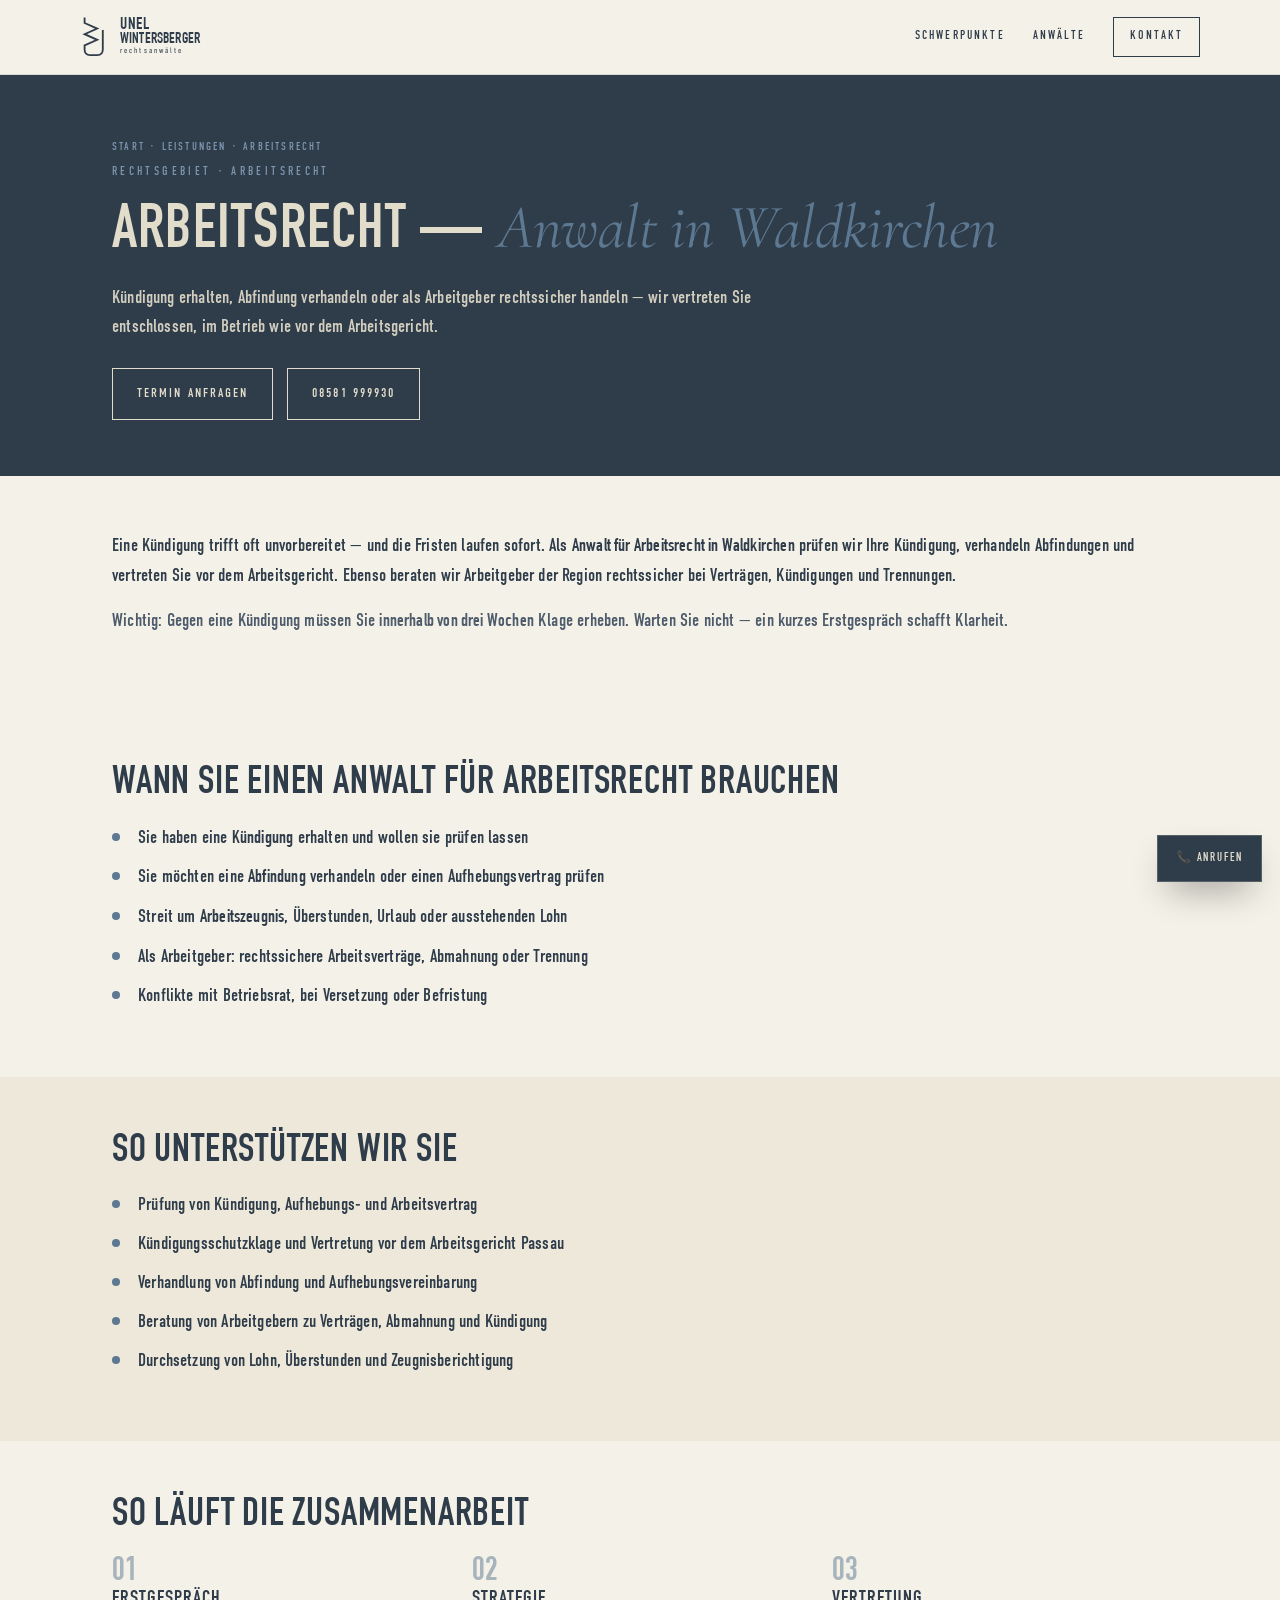
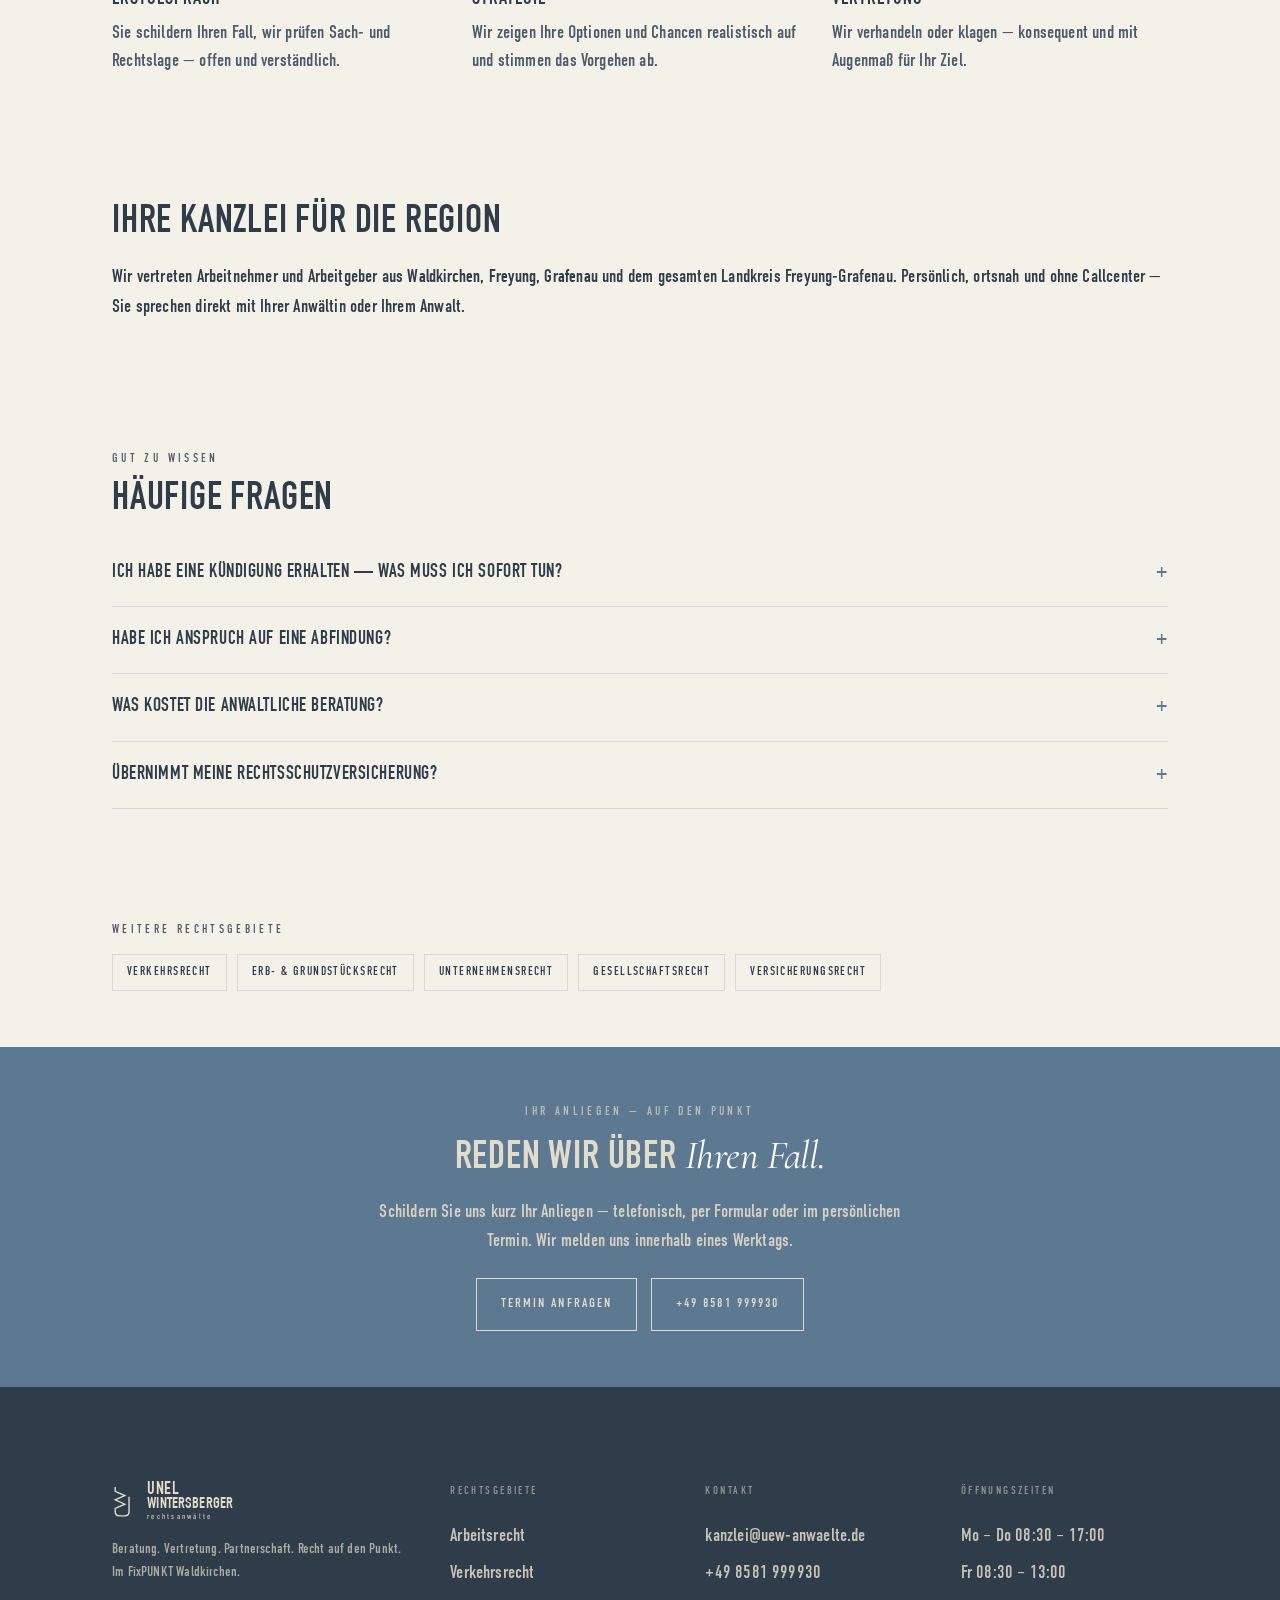
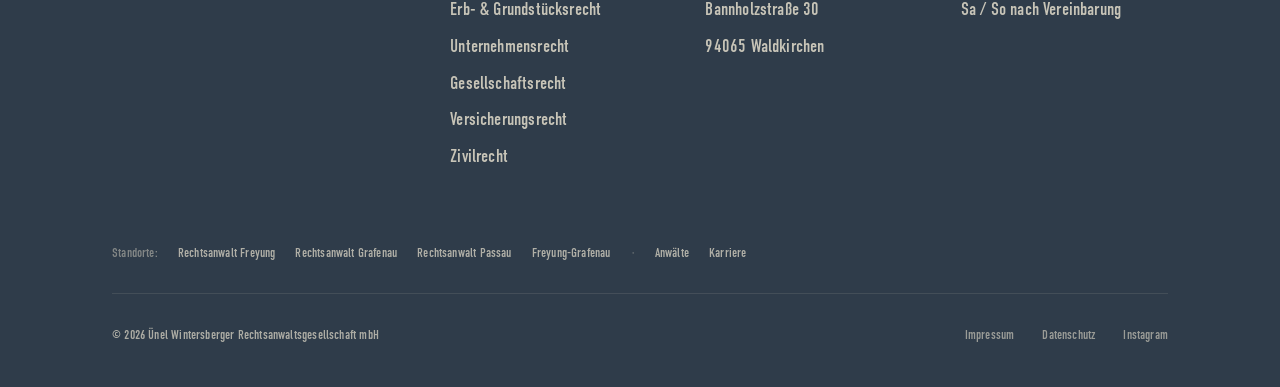
<file: leistungen/arbeitsrecht/index.html>
<!DOCTYPE html>
<html lang="de">
<head>
<meta charset="UTF-8" />
<meta name="viewport" content="width=device-width, initial-scale=1.0" />
<meta name="robots" content="noindex, nofollow" />
  <title>Anwalt Arbeitsrecht Waldkirchen — Kündigung &amp; Abfindung | Ünel Wintersberger</title>
<meta name="description" content="Anwalt für Arbeitsrecht in Waldkirchen: Kündigungsschutz, Abfindung, Aufhebungsvertrag, Arbeitszeugnis. Persönliche Beratung für Arbeitnehmer und Arbeitgeber. Termin: 08581 999930." />
<link rel="canonical" href="https://uew-anwaelte.de/leistungen/arbeitsrecht/" />
<meta property="og:type" content="website" />
<meta property="og:locale" content="de_DE" />
<meta property="og:title" content="Anwalt Arbeitsrecht Waldkirchen — Kündigung &amp; Abfindung | Ünel Wintersberger" />
<meta property="og:description" content="Anwalt für Arbeitsrecht in Waldkirchen: Kündigungsschutz, Abfindung, Aufhebungsvertrag, Arbeitszeugnis. Persönliche Beratung für Arbeitnehmer und Arbeitgeber. Termin: 08581 999930." />
<meta name="theme-color" content="#2f3c4a" />
<link rel="preconnect" href="https://fonts.googleapis.com" />
<link href="https://fonts.googleapis.com/css2?family=Cormorant+Garamond:ital@1&display=swap" rel="stylesheet" />
<link rel="stylesheet" href="../../assets/site.css" />
<script type="application/ld+json">{"@context":"https://schema.org","@type":"Service","serviceType":"Arbeitsrecht","provider":{"@type":"LegalService","name":"Ünel Wintersberger Rechtsanwaltsgesellschaft mbH","telephone":"+49 8581 999930","email":"kanzlei@uew-anwaelte.de","address":{"@type":"PostalAddress","streetAddress":"Bannholzstraße 30","postalCode":"94065","addressLocality":"Waldkirchen","addressCountry":"DE"},"geo":{"@type":"GeoCoordinates","latitude":48.7324593,"longitude":13.6092605},"url":"https://uew-anwaelte.de"},"areaServed":"Waldkirchen, Freyung, Grafenau, Landkreis Freyung-Grafenau, Niederbayern","name":"Anwalt Arbeitsrecht Waldkirchen — Kündigung & Abfindung | Ünel Wintersberger","description":"Anwalt für Arbeitsrecht in Waldkirchen: Kündigungsschutz, Abfindung, Aufhebungsvertrag, Arbeitszeugnis. Persönliche Beratung für Arbeitnehmer und Arbeitgeber. Termin: 08581 999930.","url":"https://uew-anwaelte.de/leistungen/arbeitsrecht/"}</script>
<script type="application/ld+json">{"@context":"https://schema.org","@type":"BreadcrumbList","itemListElement":[{"@type":"ListItem","position":1,"name":"Start","item":"https://uew-anwaelte.de/"},{"@type":"ListItem","position":2,"name":"Leistungen","item":"https://uew-anwaelte.de/index.html#schwerpunkte"},{"@type":"ListItem","position":3,"name":"Arbeitsrecht","item":"https://uew-anwaelte.de/leistungen/arbeitsrecht/"}]}</script>
<script type="application/ld+json">{"@context":"https://schema.org","@type":"FAQPage","mainEntity":[{"@type":"Question","name":"Ich habe eine Kündigung erhalten — was muss ich sofort tun?","acceptedAnswer":{"@type":"Answer","text":"Handeln Sie schnell: Für eine Kündigungsschutzklage haben Sie nur drei Wochen ab Zugang der Kündigung. Lassen Sie die Kündigung umgehend prüfen — oft lässt sich eine Abfindung oder Weiterbeschäftigung erreichen."}},{"@type":"Question","name":"Habe ich Anspruch auf eine Abfindung?","acceptedAnswer":{"@type":"Answer","text":"Einen automatischen Anspruch gibt es meist nicht — eine Abfindung ist aber häufig das Ergebnis guter Verhandlung, besonders wenn die Kündigung angreifbar ist. Wir schätzen Ihre Chancen ehrlich ein."}},{"@type":"Question","name":"Was kostet die anwaltliche Beratung?","acceptedAnswer":{"@type":"Answer","text":"Die Vergütung richtet sich nach dem Rechtsanwaltsvergütungsgesetz (RVG) oder einer transparenten Honorarvereinbarung. Den Kostenrahmen besprechen wir offen zu Beginn — keine versteckten Kosten. Ob Ihre Rechtsschutzversicherung eintritt, klären wir für Sie vorab."}},{"@type":"Question","name":"Übernimmt meine Rechtsschutzversicherung?","acceptedAnswer":{"@type":"Answer","text":"In vielen Fällen ja. Wir holen für Sie die Deckungsanfrage ein und rechnen direkt mit Ihrer Versicherung ab. Sie müssen sich darum nicht kümmern."}}]}</script>
</head>
<body>
<header class="hd"><div class="wrap hd-in">
  <a class="brand" href="../../index.html" aria-label="Zur Startseite">
    <svg class="mark" viewBox="0 0 360 600" fill="none" stroke="currentColor" stroke-width="26" aria-hidden="true"><path d="M60 20L60 100L240 180L60 260L240 340L60 420L60 480Q60 560 140 560L240 560Q320 560 320 480L320 200"/></svg>
    <span class="wm" style="font-size:15px"><span class="wm-u">Unel</span><span class="wm-w">Wintersberger</span><span class="wm-r">rechtsanwälte</span></span>
  </a>
  <nav>
    <a href="../../index.html#schwerpunkte">Schwerpunkte</a>
    <a href="../../index.html#team">Anwälte</a>
    <a class="cta" href="../../index.html#kontakt">Kontakt</a>
  </nav>
</div></header>
<div class="hero"><div class="wrap">
  <div class="crumbs"><a href="../../index.html">Start</a> · <a href="../../index.html#schwerpunkte">Leistungen</a> · <span>Arbeitsrecht</span></div>
  <div class="eyebrow">Rechtsgebiet · Arbeitsrecht</div>
  <h1>Arbeitsrecht — <span class='serif'>Anwalt in Waldkirchen</span></h1>
  <p class="lead">Kündigung erhalten, Abfindung verhandeln oder als Arbeitgeber rechtssicher handeln — wir vertreten Sie entschlossen, im Betrieb wie vor dem Arbeitsgericht.</p>
  <div style="margin-top:26px;display:flex;gap:14px;flex-wrap:wrap">
    <a class="btn light" href="../../index.html#kontakt">Termin anfragen</a>
    <a class="btn light" href="tel:+498581999930">08581 999930</a>
  </div>
</div></div>
<section><div class="wrap"><p class='lead'>Eine Kündigung trifft oft unvorbereitet — und die Fristen laufen sofort. Als <strong>Anwalt für Arbeitsrecht in Waldkirchen</strong> prüfen wir Ihre Kündigung, verhandeln Abfindungen und vertreten Sie vor dem Arbeitsgericht. Ebenso beraten wir Arbeitgeber der Region rechtssicher bei Verträgen, Kündigungen und Trennungen.</p><p class='muted'>Wichtig: Gegen eine Kündigung müssen Sie <strong>innerhalb von drei Wochen</strong> Klage erheben. Warten Sie nicht — ein kurzes Erstgespräch schafft Klarheit.</p></div></section><section><div class="wrap"><h2>Wann Sie einen Anwalt für Arbeitsrecht brauchen</h2><ul class="ticks"><li>Sie haben eine <strong>Kündigung</strong> erhalten und wollen sie prüfen lassen</li><li>Sie möchten eine <strong>Abfindung</strong> verhandeln oder einen Aufhebungsvertrag prüfen</li><li>Streit um <strong>Arbeitszeugnis</strong>, Überstunden, Urlaub oder ausstehenden Lohn</li><li>Als Arbeitgeber: rechtssichere Arbeitsverträge, Abmahnung oder Trennung</li><li>Konflikte mit Betriebsrat, bei Versetzung oder Befristung</li></ul></div></section><section class="band"><div class="wrap"><h2>So unterstützen wir Sie</h2><ul class="ticks"><li>Prüfung von Kündigung, Aufhebungs- und Arbeitsvertrag</li><li>Kündigungsschutzklage und Vertretung vor dem Arbeitsgericht Passau</li><li>Verhandlung von Abfindung und Aufhebungsvereinbarung</li><li>Beratung von Arbeitgebern zu Verträgen, Abmahnung und Kündigung</li><li>Durchsetzung von Lohn, Überstunden und Zeugnisberichtigung</li></ul></div></section><section><div class="wrap"><h2>So läuft die Zusammenarbeit</h2><div class="steps"><div class="step"><div class="n">01</div><h3>Erstgespräch</h3><p class="muted">Sie schildern Ihren Fall, wir prüfen Sach- und Rechtslage — offen und verständlich.</p></div><div class="step"><div class="n">02</div><h3>Strategie</h3><p class="muted">Wir zeigen Ihre Optionen und Chancen realistisch auf und stimmen das Vorgehen ab.</p></div><div class="step"><div class="n">03</div><h3>Vertretung</h3><p class="muted">Wir verhandeln oder klagen — konsequent und mit Augenmaß für Ihr Ziel.</p></div></div></div></section><section><div class="wrap"><h2>Ihre Kanzlei für die Region</h2><p>Wir vertreten Arbeitnehmer und Arbeitgeber aus <strong>Waldkirchen</strong>, <strong>Freyung</strong>, <strong>Grafenau</strong> und dem gesamten Landkreis Freyung-Grafenau. Persönlich, ortsnah und ohne Callcenter — Sie sprechen direkt mit Ihrer Anwältin oder Ihrem Anwalt.</p></div></section><section class="faq"><div class="wrap"><div class="eyebrow">Gut zu wissen</div><h2 style="margin-top:12px">Häufige Fragen</h2><details><summary>Ich habe eine Kündigung erhalten — was muss ich sofort tun?</summary><div class="a"><p>Handeln Sie schnell: Für eine Kündigungsschutzklage haben Sie nur <strong>drei Wochen</strong> ab Zugang der Kündigung. Lassen Sie die Kündigung umgehend prüfen — oft lässt sich eine Abfindung oder Weiterbeschäftigung erreichen.</p></div></details><details><summary>Habe ich Anspruch auf eine Abfindung?</summary><div class="a"><p>Einen automatischen Anspruch gibt es meist nicht — eine Abfindung ist aber häufig das Ergebnis guter Verhandlung, besonders wenn die Kündigung angreifbar ist. Wir schätzen Ihre Chancen ehrlich ein.</p></div></details><details><summary>Was kostet die anwaltliche Beratung?</summary><div class="a"><p>Die Vergütung richtet sich nach dem Rechtsanwaltsvergütungsgesetz (RVG) oder einer transparenten Honorarvereinbarung. Den Kostenrahmen besprechen wir offen zu Beginn — keine versteckten Kosten. Ob Ihre Rechtsschutzversicherung eintritt, klären wir für Sie vorab.</p></div></details><details><summary>Übernimmt meine Rechtsschutzversicherung?</summary><div class="a"><p>In vielen Fällen ja. Wir holen für Sie die Deckungsanfrage ein und rechnen direkt mit Ihrer Versicherung ab. Sie müssen sich darum nicht kümmern.</p></div></details></div></section><section><div class="wrap"><div class="eyebrow">Weitere Rechtsgebiete</div><div class="related"><a href="../../leistungen/verkehrsrecht/">Verkehrsrecht</a><a href="../../leistungen/erbrecht/">Erb- & Grundstücksrecht</a><a href="../../leistungen/unternehmensrecht/">Unternehmensrecht</a><a href="../../leistungen/gesellschaftsrecht/">Gesellschaftsrecht</a><a href="../../leistungen/versicherungsrecht/">Versicherungsrecht</a></div></div></section><section class="cta-band"><div class="wrap">
  <div class="eyebrow" style="color:rgba(226,220,203,.7)">Ihr Anliegen — auf den Punkt</div>
  <h2 style="margin-top:12px">Reden wir über <span class="serif" style="color:#fff">Ihren Fall.</span></h2>
  <p style="color:var(--cream);opacity:.9;max-width:560px;margin:16px auto 0">Schildern Sie uns kurz Ihr Anliegen — telefonisch, per Formular oder im persönlichen Termin. Wir melden uns innerhalb eines Werktags.</p>
  <div class="btns">
    <a class="btn light" href="../../index.html#kontakt">Termin anfragen</a>
    <a class="btn light" href="tel:+498581999930">+49 8581 999930</a>
  </div>
</div></section>
<footer class="footer"><div class="wrap">
  <div class="footer-grid">
    <div>
      <div style="display:flex;align-items:center;gap:16px;margin-bottom:18px">
        <svg viewBox="0 0 360 600" style="height:32px;width:auto;color:var(--cream)" fill="none" stroke="currentColor" stroke-width="26" aria-hidden="true"><path d="M60 20L60 100L240 180L60 260L240 340L60 420L60 480Q60 560 140 560L240 560Q320 560 320 480L320 200"/></svg>
        <span class="wm" style="font-size:16px"><span class="wm-u">Unel</span><span class="wm-w">Wintersberger</span><span class="wm-r">rechtsanwälte</span></span>
      </div>
      <p style="font-size:14px;line-height:1.6;opacity:.7;max-width:340px">Beratung. Vertretung. Partnerschaft. Recht auf den Punkt. Im FixPUNKT Waldkirchen.</p>
    </div>
    <div>
      <h5>Rechtsgebiete</h5>
      <a href="../../leistungen/arbeitsrecht/">Arbeitsrecht</a>
      <a href="../../leistungen/verkehrsrecht/">Verkehrsrecht</a>
      <a href="../../leistungen/erbrecht/">Erb- &amp; Grundstücksrecht</a>
      <a href="../../leistungen/unternehmensrecht/">Unternehmensrecht</a>
      <a href="../../leistungen/gesellschaftsrecht/">Gesellschaftsrecht</a>
      <a href="../../leistungen/versicherungsrecht/">Versicherungsrecht</a>
      <a href="../../leistungen/zivilrecht/">Zivilrecht</a>
    </div>
    <div>
      <h5>Kontakt</h5>
      <a href="mailto:kanzlei@uew-anwaelte.de">kanzlei@uew-anwaelte.de</a>
      <a href="tel:+498581999930">+49 8581 999930</a>
      <a>Bannholzstraße 30</a>
      <a>94065 Waldkirchen</a>
    </div>
    <div>
      <h5>Öffnungszeiten</h5>
      <a>Mo – Do 08:30 – 17:00</a>
      <a>Fr 08:30 – 13:00</a>
      <a>Sa / So nach Vereinbarung</a>
    </div>
  </div>
  <div style="display:flex;flex-wrap:wrap;align-items:center;gap:8px 20px;padding:0 0 24px;font-size:13px;opacity:.85">
    <span style="opacity:.55">Standorte:</span>
    <a href="../../standorte/rechtsanwalt-freyung/">Rechtsanwalt Freyung</a>
    <a href="../../standorte/rechtsanwalt-grafenau/">Rechtsanwalt Grafenau</a>
    <a href="../../standorte/rechtsanwalt-passau/">Rechtsanwalt Passau</a>
    <a href="../../standorte/freyung-grafenau/">Freyung-Grafenau</a>
    <span style="opacity:.3">·</span>
    <a href="../../index.html#team">Anwälte</a>
    <a href="../../index.html#karriere">Karriere</a>
  </div>
  <div class="footer-base">
    <div>© 2026 Ünel Wintersberger Rechtsanwaltsgesellschaft mbH</div>
    <div style="display:flex;gap:28px">
      <a href="../../index.html#kontakt">Impressum</a>
      <a href="../../index.html#kontakt">Datenschutz</a>
      <a>Instagram</a>
    </div>
  </div>
</div></footer>
<a class="fcall" href="tel:+498581999930" aria-label="Kanzlei anrufen">📞 Anrufen</a>
</body>
</html>
</file>
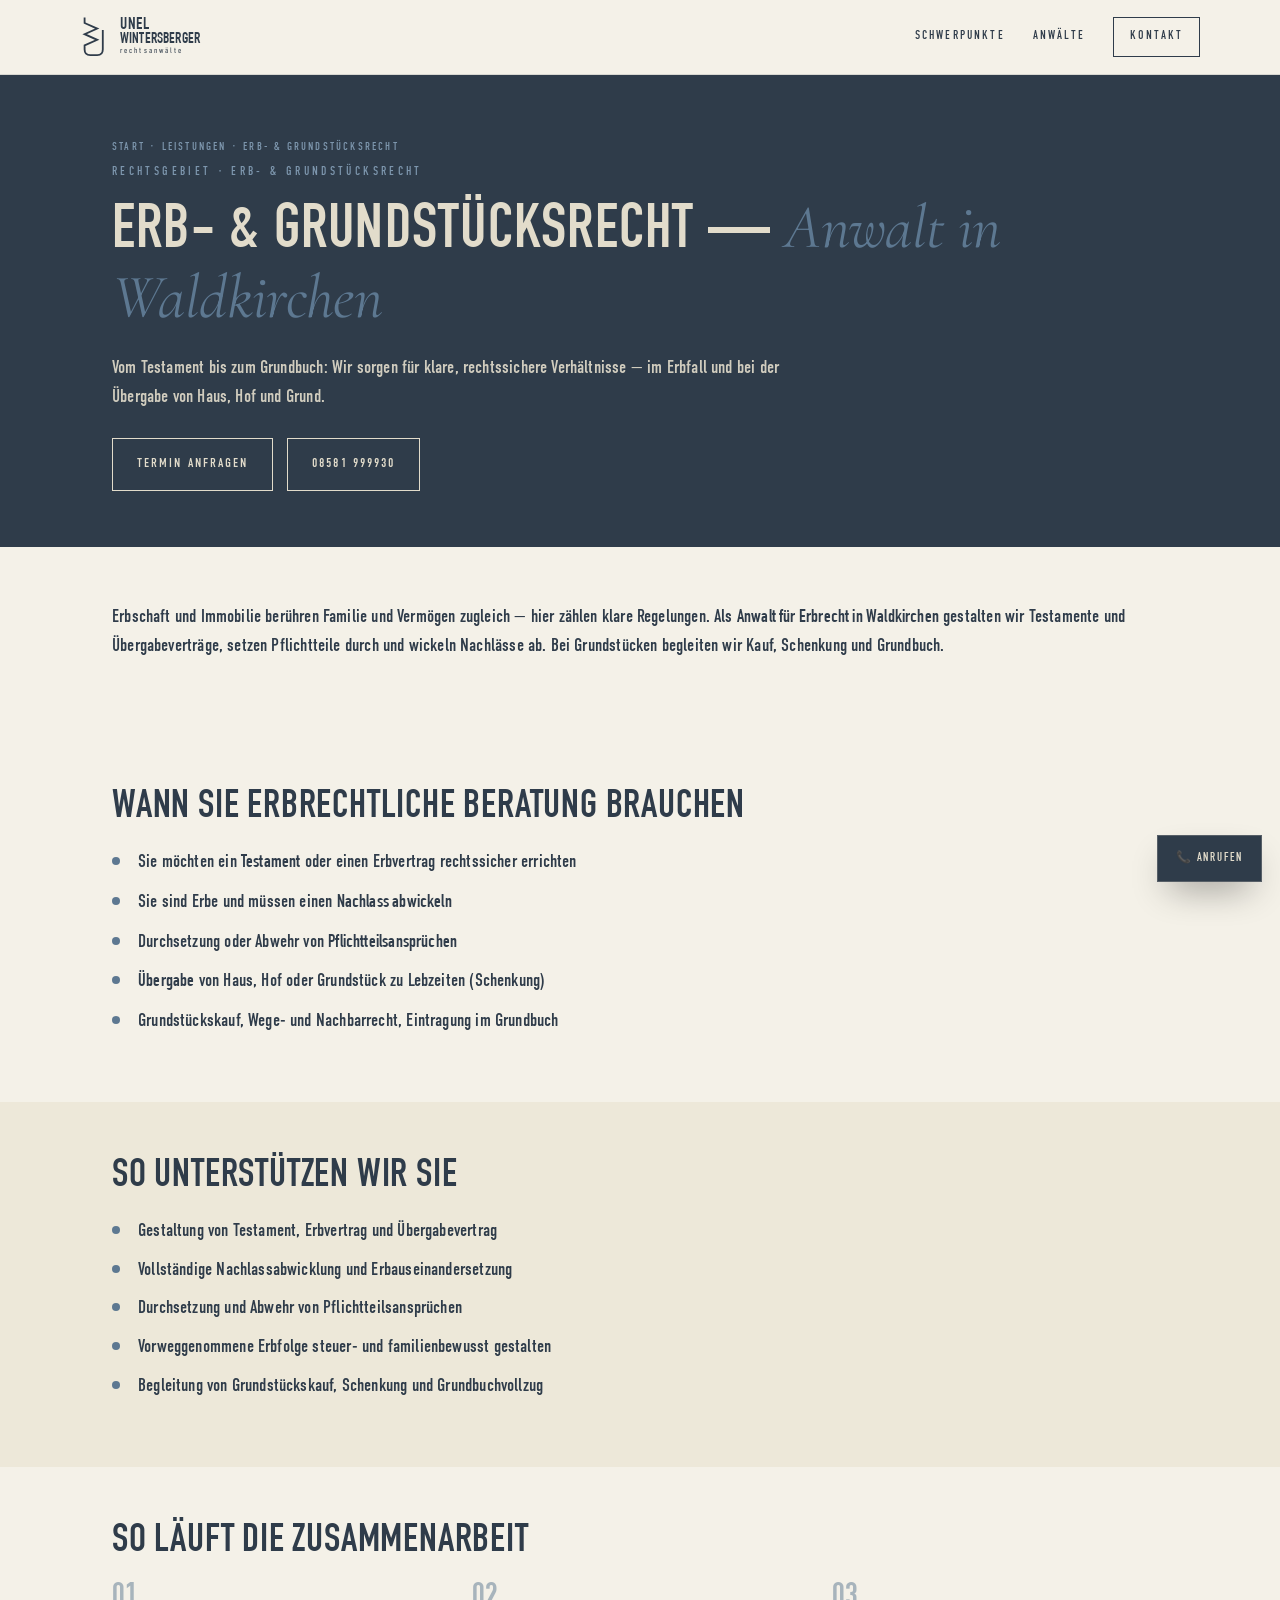
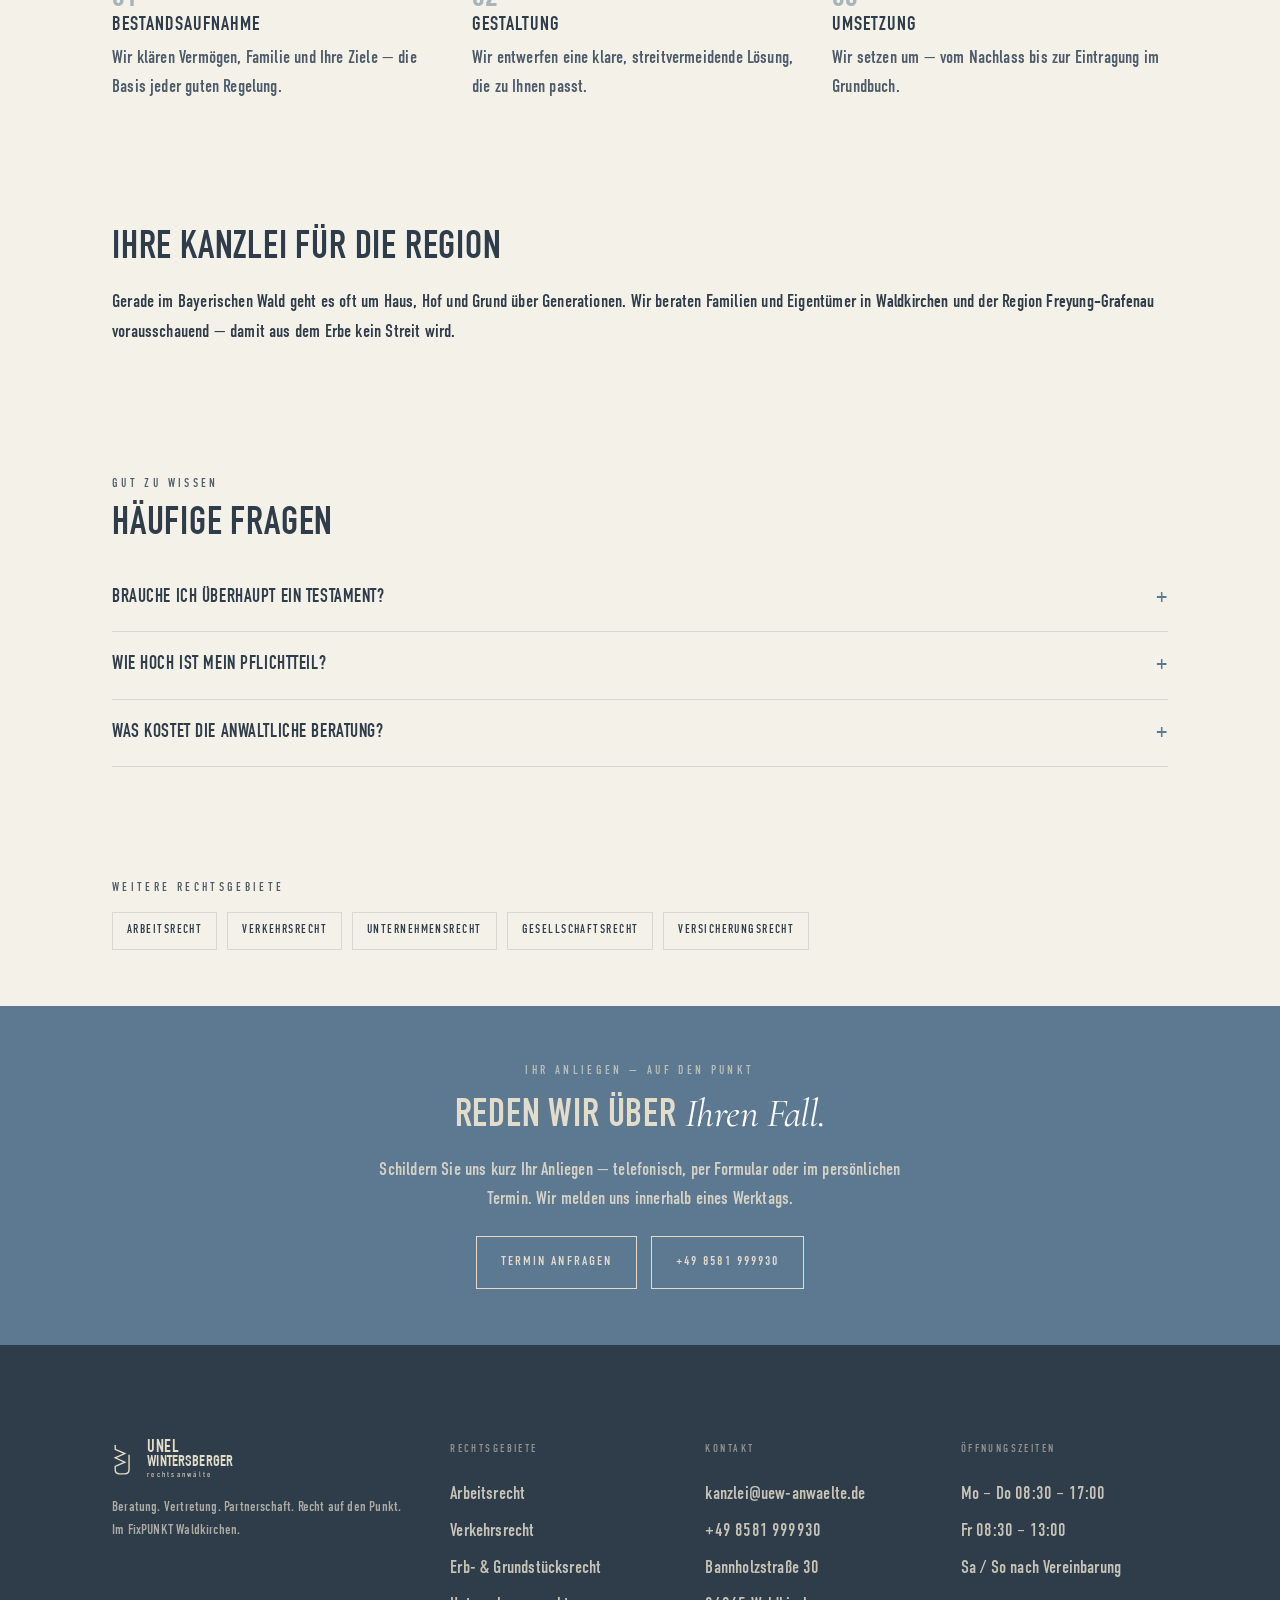
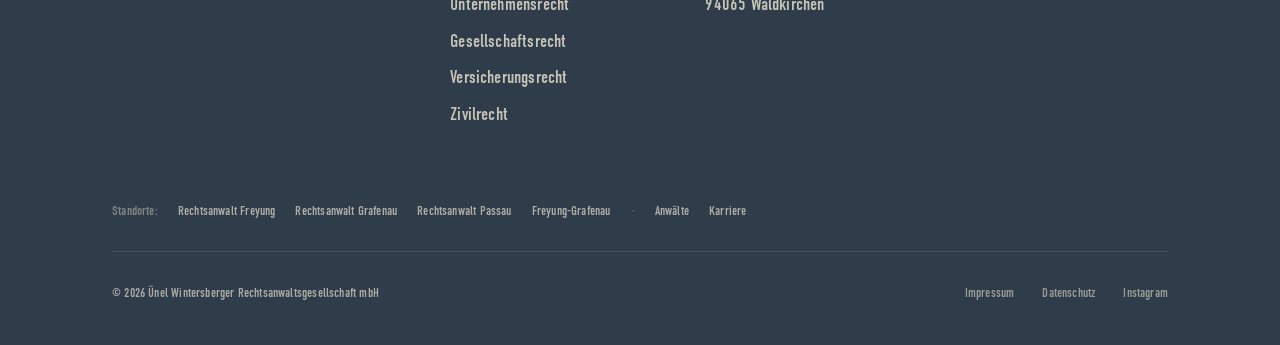
<file: leistungen/erbrecht/index.html>
<!DOCTYPE html>
<html lang="de">
<head>
<meta charset="UTF-8" />
<meta name="viewport" content="width=device-width, initial-scale=1.0" />
<meta name="robots" content="noindex, nofollow" />
  <title>Anwalt Erbrecht Waldkirchen — Testament, Pflichtteil &amp; Grundstück | Ünel Wintersberger</title>
<meta name="description" content="Anwalt für Erbrecht und Grundstücksrecht in Waldkirchen: Testament, Erbfolge, Pflichtteil, Nachlass und Immobilienübergabe. Klare Verhältnisse für Ihre Familie. Termin: 08581 999930." />
<link rel="canonical" href="https://uew-anwaelte.de/leistungen/erbrecht/" />
<meta property="og:type" content="website" />
<meta property="og:locale" content="de_DE" />
<meta property="og:title" content="Anwalt Erbrecht Waldkirchen — Testament, Pflichtteil &amp; Grundstück | Ünel Wintersberger" />
<meta property="og:description" content="Anwalt für Erbrecht und Grundstücksrecht in Waldkirchen: Testament, Erbfolge, Pflichtteil, Nachlass und Immobilienübergabe. Klare Verhältnisse für Ihre Familie. Termin: 08581 999930." />
<meta name="theme-color" content="#2f3c4a" />
<link rel="preconnect" href="https://fonts.googleapis.com" />
<link href="https://fonts.googleapis.com/css2?family=Cormorant+Garamond:ital@1&display=swap" rel="stylesheet" />
<link rel="stylesheet" href="../../assets/site.css" />
<script type="application/ld+json">{"@context":"https://schema.org","@type":"Service","serviceType":"Erbrecht und Grundstücksrecht","provider":{"@type":"LegalService","name":"Ünel Wintersberger Rechtsanwaltsgesellschaft mbH","telephone":"+49 8581 999930","email":"kanzlei@uew-anwaelte.de","address":{"@type":"PostalAddress","streetAddress":"Bannholzstraße 30","postalCode":"94065","addressLocality":"Waldkirchen","addressCountry":"DE"},"geo":{"@type":"GeoCoordinates","latitude":48.7324593,"longitude":13.6092605},"url":"https://uew-anwaelte.de"},"areaServed":"Waldkirchen, Freyung, Grafenau, Niederbayern","name":"Anwalt Erbrecht Waldkirchen — Testament, Pflichtteil & Grundstück | Ünel Wintersberger","description":"Anwalt für Erbrecht und Grundstücksrecht in Waldkirchen: Testament, Erbfolge, Pflichtteil, Nachlass und Immobilienübergabe. Klare Verhältnisse für Ihre Familie. Termin: 08581 999930.","url":"https://uew-anwaelte.de/leistungen/erbrecht/"}</script>
<script type="application/ld+json">{"@context":"https://schema.org","@type":"BreadcrumbList","itemListElement":[{"@type":"ListItem","position":1,"name":"Start","item":"https://uew-anwaelte.de/"},{"@type":"ListItem","position":2,"name":"Leistungen","item":"https://uew-anwaelte.de/index.html#schwerpunkte"},{"@type":"ListItem","position":3,"name":"Erb- & Grundstücksrecht","item":"https://uew-anwaelte.de/leistungen/erbrecht/"}]}</script>
<script type="application/ld+json">{"@context":"https://schema.org","@type":"FAQPage","mainEntity":[{"@type":"Question","name":"Brauche ich überhaupt ein Testament?","acceptedAnswer":{"@type":"Answer","text":"Ohne Testament greift die gesetzliche Erbfolge — die selten zur individuellen Familiensituation passt (Patchwork, Unternehmen, Immobilie). Ein Testament schafft Klarheit und vermeidet Streit."}},{"@type":"Question","name":"Wie hoch ist mein Pflichtteil?","acceptedAnswer":{"@type":"Answer","text":"Der Pflichtteil beträgt die Hälfte des gesetzlichen Erbteils und ist ein Geldanspruch gegen die Erben. Die Berechnung hängt vom Nachlasswert ab — wir ermitteln und setzen ihn für Sie durch."}},{"@type":"Question","name":"Was kostet die anwaltliche Beratung?","acceptedAnswer":{"@type":"Answer","text":"Die Vergütung richtet sich nach dem Rechtsanwaltsvergütungsgesetz (RVG) oder einer transparenten Honorarvereinbarung. Den Kostenrahmen besprechen wir offen zu Beginn — keine versteckten Kosten. Ob Ihre Rechtsschutzversicherung eintritt, klären wir für Sie vorab."}}]}</script>
</head>
<body>
<header class="hd"><div class="wrap hd-in">
  <a class="brand" href="../../index.html" aria-label="Zur Startseite">
    <svg class="mark" viewBox="0 0 360 600" fill="none" stroke="currentColor" stroke-width="26" aria-hidden="true"><path d="M60 20L60 100L240 180L60 260L240 340L60 420L60 480Q60 560 140 560L240 560Q320 560 320 480L320 200"/></svg>
    <span class="wm" style="font-size:15px"><span class="wm-u">Unel</span><span class="wm-w">Wintersberger</span><span class="wm-r">rechtsanwälte</span></span>
  </a>
  <nav>
    <a href="../../index.html#schwerpunkte">Schwerpunkte</a>
    <a href="../../index.html#team">Anwälte</a>
    <a class="cta" href="../../index.html#kontakt">Kontakt</a>
  </nav>
</div></header>
<div class="hero"><div class="wrap">
  <div class="crumbs"><a href="../../index.html">Start</a> · <a href="../../index.html#schwerpunkte">Leistungen</a> · <span>Erb- &amp; Grundstücksrecht</span></div>
  <div class="eyebrow">Rechtsgebiet · Erb- &amp; Grundstücksrecht</div>
  <h1>Erb- &amp; Grundstücksrecht — <span class='serif'>Anwalt in Waldkirchen</span></h1>
  <p class="lead">Vom Testament bis zum Grundbuch: Wir sorgen für klare, rechtssichere Verhältnisse — im Erbfall und bei der Übergabe von Haus, Hof und Grund.</p>
  <div style="margin-top:26px;display:flex;gap:14px;flex-wrap:wrap">
    <a class="btn light" href="../../index.html#kontakt">Termin anfragen</a>
    <a class="btn light" href="tel:+498581999930">08581 999930</a>
  </div>
</div></div>
<section><div class="wrap"><p class='lead'>Erbschaft und Immobilie berühren Familie und Vermögen zugleich — hier zählen klare Regelungen. Als <strong>Anwalt für Erbrecht in Waldkirchen</strong> gestalten wir Testamente und Übergabeverträge, setzen Pflichtteile durch und wickeln Nachlässe ab. Bei Grundstücken begleiten wir Kauf, Schenkung und Grundbuch.</p></div></section><section><div class="wrap"><h2>Wann Sie erbrechtliche Beratung brauchen</h2><ul class="ticks"><li>Sie möchten ein <strong>Testament</strong> oder einen Erbvertrag rechtssicher errichten</li><li>Sie sind Erbe und müssen einen <strong>Nachlass abwickeln</strong></li><li>Durchsetzung oder Abwehr von <strong>Pflichtteilsansprüchen</strong></li><li><strong>Übergabe</strong> von Haus, Hof oder Grundstück zu Lebzeiten (Schenkung)</li><li>Grundstückskauf, Wege- und Nachbarrecht, Eintragung im Grundbuch</li></ul></div></section><section class="band"><div class="wrap"><h2>So unterstützen wir Sie</h2><ul class="ticks"><li>Gestaltung von Testament, Erbvertrag und Übergabevertrag</li><li>Vollständige Nachlassabwicklung und Erbauseinandersetzung</li><li>Durchsetzung und Abwehr von Pflichtteilsansprüchen</li><li>Vorweggenommene Erbfolge steuer- und familienbewusst gestalten</li><li>Begleitung von Grundstückskauf, Schenkung und Grundbuchvollzug</li></ul></div></section><section><div class="wrap"><h2>So läuft die Zusammenarbeit</h2><div class="steps"><div class="step"><div class="n">01</div><h3>Bestandsaufnahme</h3><p class="muted">Wir klären Vermögen, Familie und Ihre Ziele — die Basis jeder guten Regelung.</p></div><div class="step"><div class="n">02</div><h3>Gestaltung</h3><p class="muted">Wir entwerfen eine klare, streitvermeidende Lösung, die zu Ihnen passt.</p></div><div class="step"><div class="n">03</div><h3>Umsetzung</h3><p class="muted">Wir setzen um — vom Nachlass bis zur Eintragung im Grundbuch.</p></div></div></div></section><section><div class="wrap"><h2>Ihre Kanzlei für die Region</h2><p>Gerade im Bayerischen Wald geht es oft um Haus, Hof und Grund über Generationen. Wir beraten Familien und Eigentümer in <strong>Waldkirchen</strong> und der Region <strong>Freyung-Grafenau</strong> vorausschauend — damit aus dem Erbe kein Streit wird.</p></div></section><section class="faq"><div class="wrap"><div class="eyebrow">Gut zu wissen</div><h2 style="margin-top:12px">Häufige Fragen</h2><details><summary>Brauche ich überhaupt ein Testament?</summary><div class="a"><p>Ohne Testament greift die gesetzliche Erbfolge — die selten zur individuellen Familiensituation passt (Patchwork, Unternehmen, Immobilie). Ein Testament schafft Klarheit und vermeidet Streit.</p></div></details><details><summary>Wie hoch ist mein Pflichtteil?</summary><div class="a"><p>Der Pflichtteil beträgt die Hälfte des gesetzlichen Erbteils und ist ein Geldanspruch gegen die Erben. Die Berechnung hängt vom Nachlasswert ab — wir ermitteln und setzen ihn für Sie durch.</p></div></details><details><summary>Was kostet die anwaltliche Beratung?</summary><div class="a"><p>Die Vergütung richtet sich nach dem Rechtsanwaltsvergütungsgesetz (RVG) oder einer transparenten Honorarvereinbarung. Den Kostenrahmen besprechen wir offen zu Beginn — keine versteckten Kosten. Ob Ihre Rechtsschutzversicherung eintritt, klären wir für Sie vorab.</p></div></details></div></section><section><div class="wrap"><div class="eyebrow">Weitere Rechtsgebiete</div><div class="related"><a href="../../leistungen/arbeitsrecht/">Arbeitsrecht</a><a href="../../leistungen/verkehrsrecht/">Verkehrsrecht</a><a href="../../leistungen/unternehmensrecht/">Unternehmensrecht</a><a href="../../leistungen/gesellschaftsrecht/">Gesellschaftsrecht</a><a href="../../leistungen/versicherungsrecht/">Versicherungsrecht</a></div></div></section><section class="cta-band"><div class="wrap">
  <div class="eyebrow" style="color:rgba(226,220,203,.7)">Ihr Anliegen — auf den Punkt</div>
  <h2 style="margin-top:12px">Reden wir über <span class="serif" style="color:#fff">Ihren Fall.</span></h2>
  <p style="color:var(--cream);opacity:.9;max-width:560px;margin:16px auto 0">Schildern Sie uns kurz Ihr Anliegen — telefonisch, per Formular oder im persönlichen Termin. Wir melden uns innerhalb eines Werktags.</p>
  <div class="btns">
    <a class="btn light" href="../../index.html#kontakt">Termin anfragen</a>
    <a class="btn light" href="tel:+498581999930">+49 8581 999930</a>
  </div>
</div></section>
<footer class="footer"><div class="wrap">
  <div class="footer-grid">
    <div>
      <div style="display:flex;align-items:center;gap:16px;margin-bottom:18px">
        <svg viewBox="0 0 360 600" style="height:32px;width:auto;color:var(--cream)" fill="none" stroke="currentColor" stroke-width="26" aria-hidden="true"><path d="M60 20L60 100L240 180L60 260L240 340L60 420L60 480Q60 560 140 560L240 560Q320 560 320 480L320 200"/></svg>
        <span class="wm" style="font-size:16px"><span class="wm-u">Unel</span><span class="wm-w">Wintersberger</span><span class="wm-r">rechtsanwälte</span></span>
      </div>
      <p style="font-size:14px;line-height:1.6;opacity:.7;max-width:340px">Beratung. Vertretung. Partnerschaft. Recht auf den Punkt. Im FixPUNKT Waldkirchen.</p>
    </div>
    <div>
      <h5>Rechtsgebiete</h5>
      <a href="../../leistungen/arbeitsrecht/">Arbeitsrecht</a>
      <a href="../../leistungen/verkehrsrecht/">Verkehrsrecht</a>
      <a href="../../leistungen/erbrecht/">Erb- &amp; Grundstücksrecht</a>
      <a href="../../leistungen/unternehmensrecht/">Unternehmensrecht</a>
      <a href="../../leistungen/gesellschaftsrecht/">Gesellschaftsrecht</a>
      <a href="../../leistungen/versicherungsrecht/">Versicherungsrecht</a>
      <a href="../../leistungen/zivilrecht/">Zivilrecht</a>
    </div>
    <div>
      <h5>Kontakt</h5>
      <a href="mailto:kanzlei@uew-anwaelte.de">kanzlei@uew-anwaelte.de</a>
      <a href="tel:+498581999930">+49 8581 999930</a>
      <a>Bannholzstraße 30</a>
      <a>94065 Waldkirchen</a>
    </div>
    <div>
      <h5>Öffnungszeiten</h5>
      <a>Mo – Do 08:30 – 17:00</a>
      <a>Fr 08:30 – 13:00</a>
      <a>Sa / So nach Vereinbarung</a>
    </div>
  </div>
  <div style="display:flex;flex-wrap:wrap;align-items:center;gap:8px 20px;padding:0 0 24px;font-size:13px;opacity:.85">
    <span style="opacity:.55">Standorte:</span>
    <a href="../../standorte/rechtsanwalt-freyung/">Rechtsanwalt Freyung</a>
    <a href="../../standorte/rechtsanwalt-grafenau/">Rechtsanwalt Grafenau</a>
    <a href="../../standorte/rechtsanwalt-passau/">Rechtsanwalt Passau</a>
    <a href="../../standorte/freyung-grafenau/">Freyung-Grafenau</a>
    <span style="opacity:.3">·</span>
    <a href="../../index.html#team">Anwälte</a>
    <a href="../../index.html#karriere">Karriere</a>
  </div>
  <div class="footer-base">
    <div>© 2026 Ünel Wintersberger Rechtsanwaltsgesellschaft mbH</div>
    <div style="display:flex;gap:28px">
      <a href="../../index.html#kontakt">Impressum</a>
      <a href="../../index.html#kontakt">Datenschutz</a>
      <a>Instagram</a>
    </div>
  </div>
</div></footer>
<a class="fcall" href="tel:+498581999930" aria-label="Kanzlei anrufen">📞 Anrufen</a>
</body>
</html>
</file>
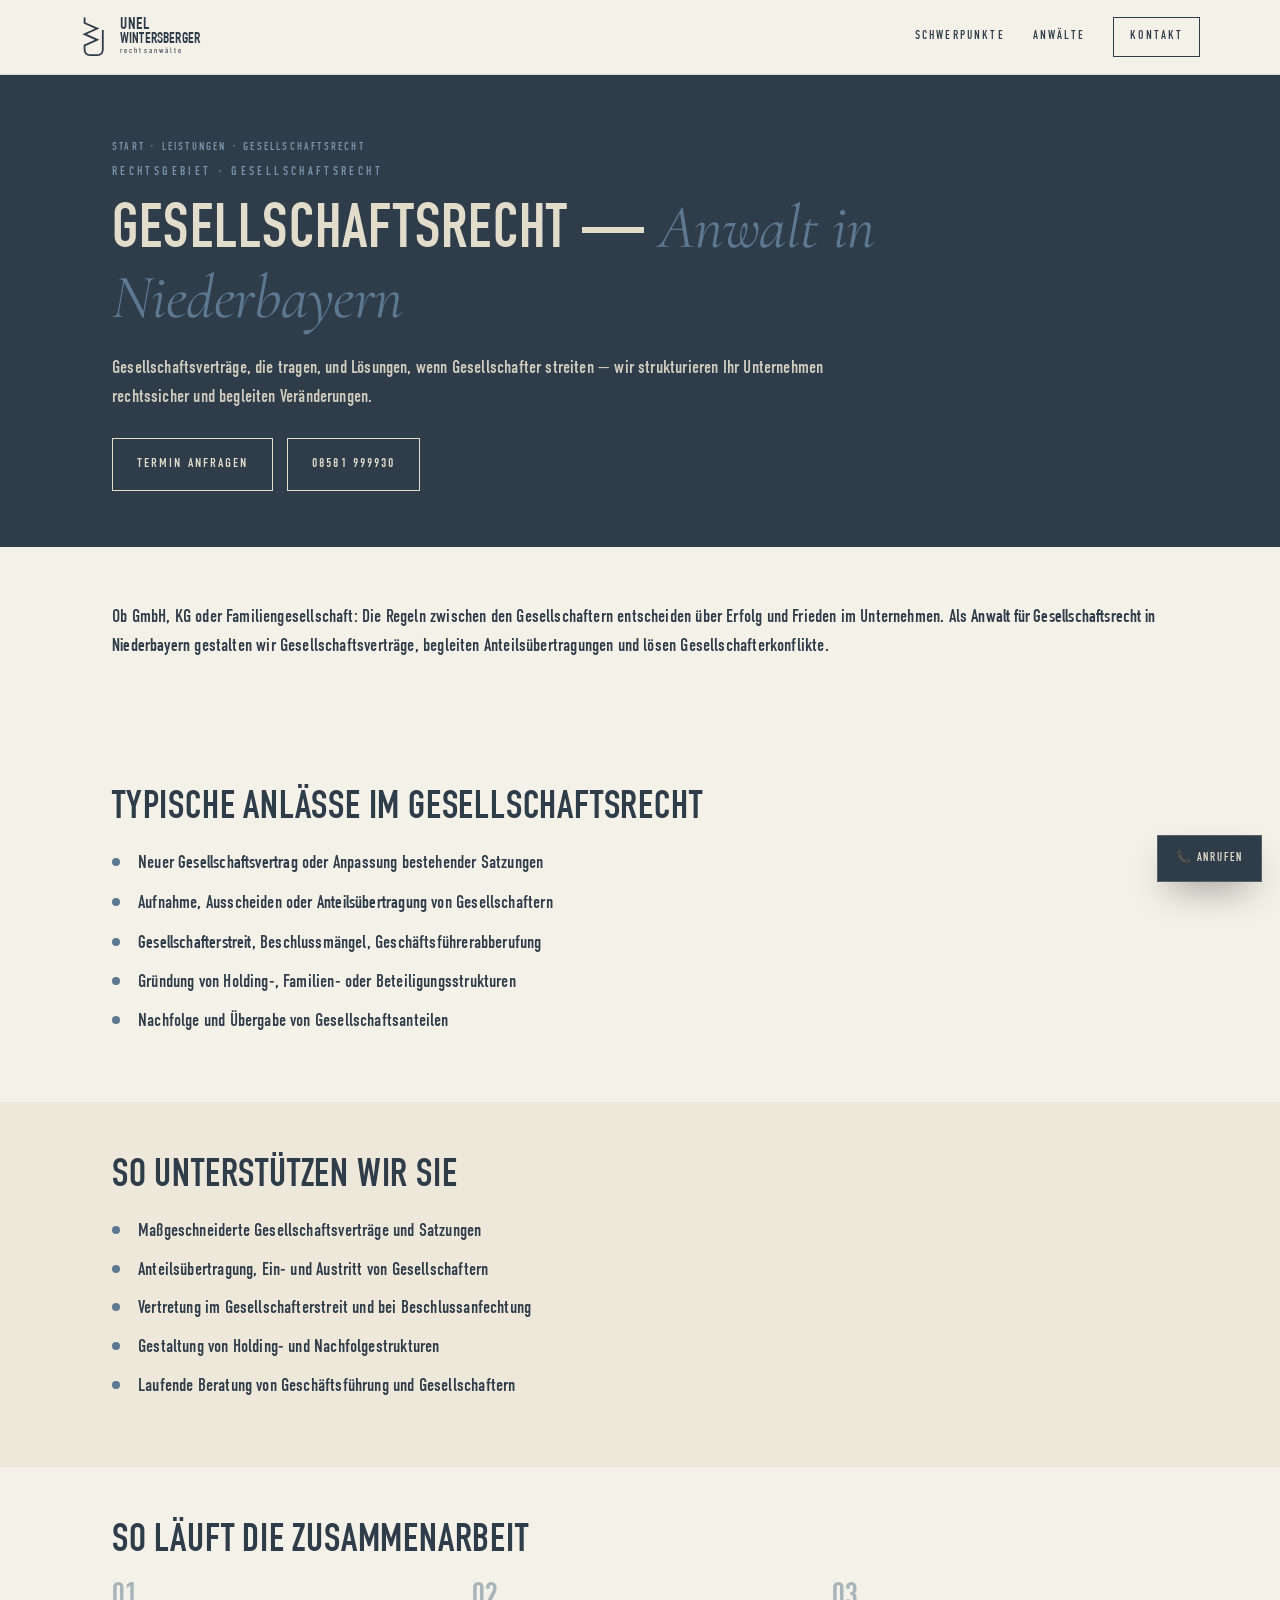
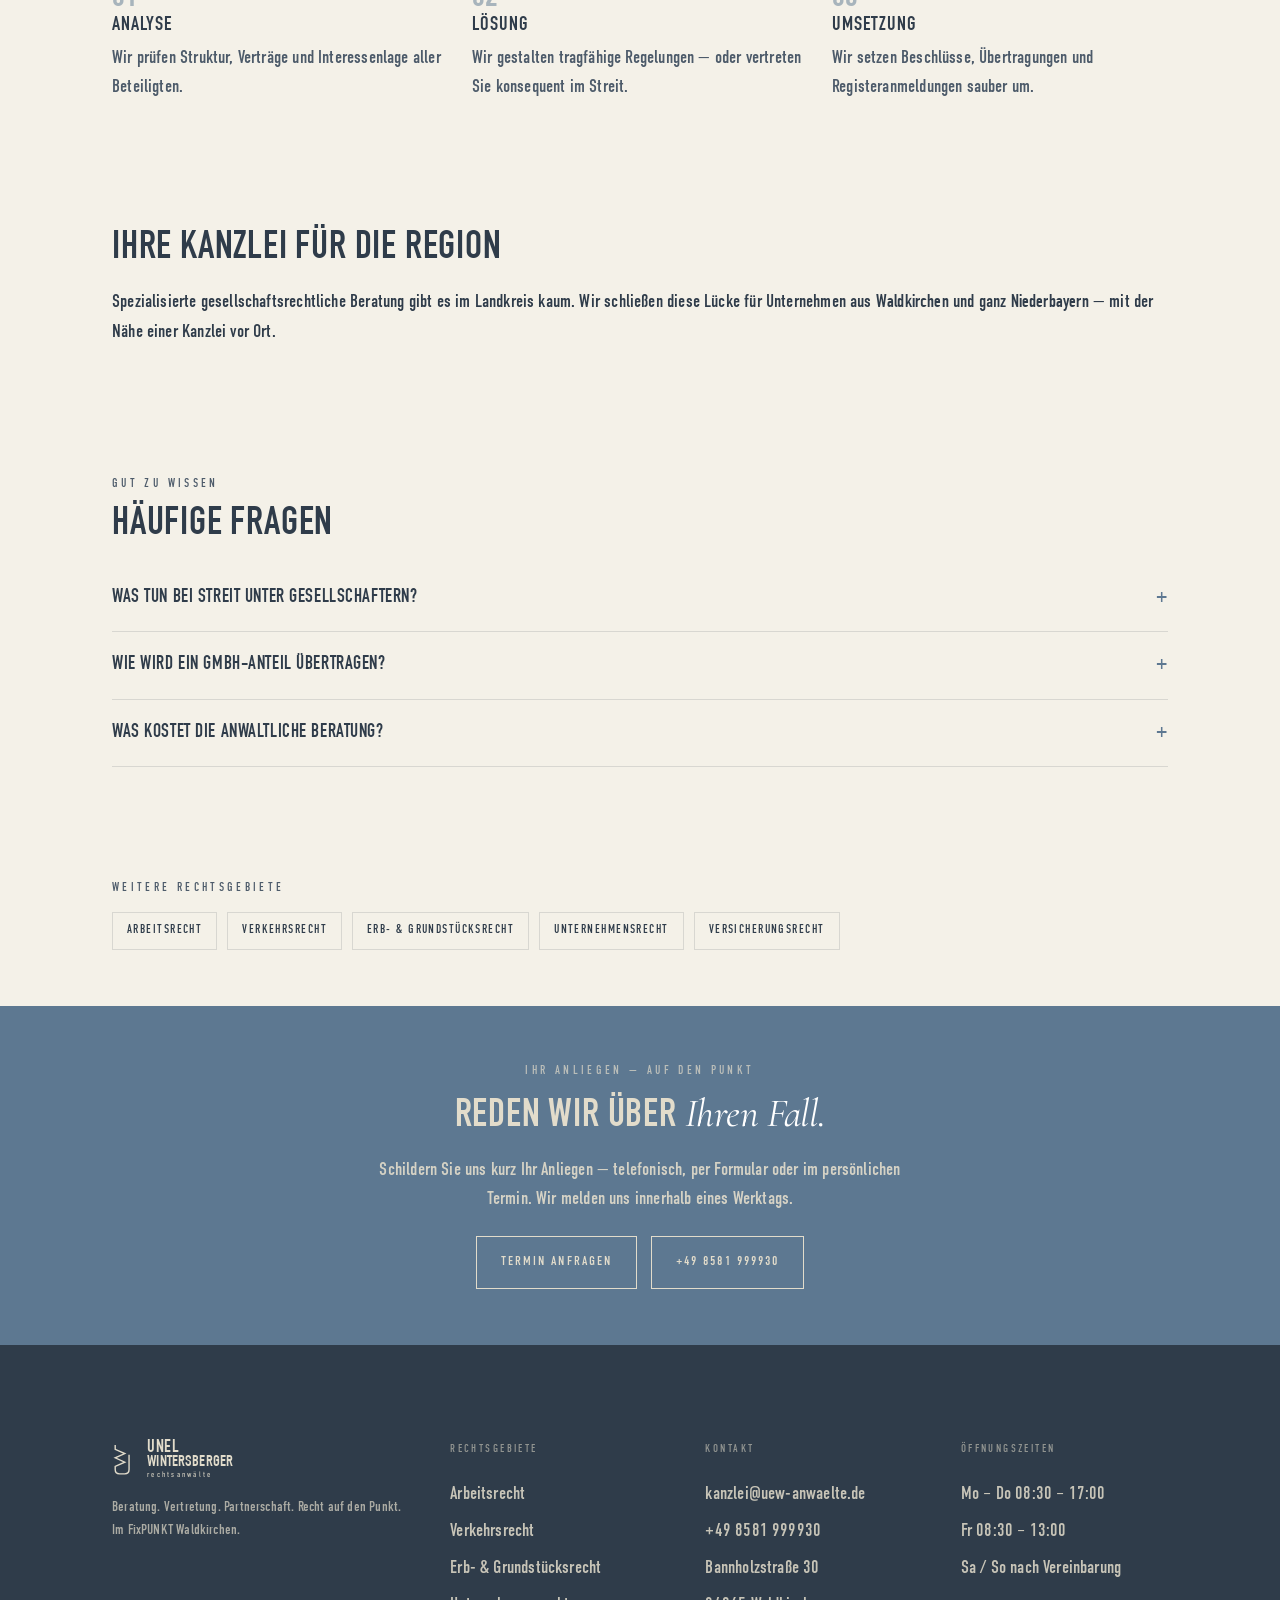
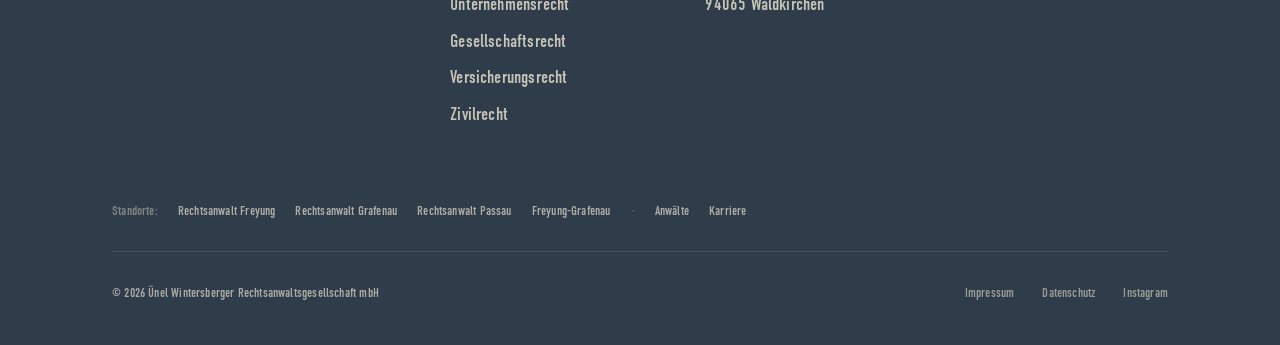
<file: leistungen/gesellschaftsrecht/index.html>
<!DOCTYPE html>
<html lang="de">
<head>
<meta charset="UTF-8" />
<meta name="viewport" content="width=device-width, initial-scale=1.0" />
<meta name="robots" content="noindex, nofollow" />
  <title>Anwalt Gesellschaftsrecht Niederbayern — Gesellschafter &amp; GmbH | Ünel Wintersberger</title>
<meta name="description" content="Anwalt für Gesellschaftsrecht in Niederbayern: Gesellschaftsverträge, Gesellschafterstreit, Anteilsübertragung, GmbH und KG. Ortsnah in Waldkirchen. Termin: 08581 999930." />
<link rel="canonical" href="https://uew-anwaelte.de/leistungen/gesellschaftsrecht/" />
<meta property="og:type" content="website" />
<meta property="og:locale" content="de_DE" />
<meta property="og:title" content="Anwalt Gesellschaftsrecht Niederbayern — Gesellschafter &amp; GmbH | Ünel Wintersberger" />
<meta property="og:description" content="Anwalt für Gesellschaftsrecht in Niederbayern: Gesellschaftsverträge, Gesellschafterstreit, Anteilsübertragung, GmbH und KG. Ortsnah in Waldkirchen. Termin: 08581 999930." />
<meta name="theme-color" content="#2f3c4a" />
<link rel="preconnect" href="https://fonts.googleapis.com" />
<link href="https://fonts.googleapis.com/css2?family=Cormorant+Garamond:ital@1&display=swap" rel="stylesheet" />
<link rel="stylesheet" href="../../assets/site.css" />
<script type="application/ld+json">{"@context":"https://schema.org","@type":"Service","serviceType":"Gesellschaftsrecht","provider":{"@type":"LegalService","name":"Ünel Wintersberger Rechtsanwaltsgesellschaft mbH","telephone":"+49 8581 999930","email":"kanzlei@uew-anwaelte.de","address":{"@type":"PostalAddress","streetAddress":"Bannholzstraße 30","postalCode":"94065","addressLocality":"Waldkirchen","addressCountry":"DE"},"geo":{"@type":"GeoCoordinates","latitude":48.7324593,"longitude":13.6092605},"url":"https://uew-anwaelte.de"},"areaServed":"Waldkirchen, Landkreis Freyung-Grafenau, Niederbayern","name":"Anwalt Gesellschaftsrecht Niederbayern — Gesellschafter & GmbH | Ünel Wintersberger","description":"Anwalt für Gesellschaftsrecht in Niederbayern: Gesellschaftsverträge, Gesellschafterstreit, Anteilsübertragung, GmbH und KG. Ortsnah in Waldkirchen. Termin: 08581 999930.","url":"https://uew-anwaelte.de/leistungen/gesellschaftsrecht/"}</script>
<script type="application/ld+json">{"@context":"https://schema.org","@type":"BreadcrumbList","itemListElement":[{"@type":"ListItem","position":1,"name":"Start","item":"https://uew-anwaelte.de/"},{"@type":"ListItem","position":2,"name":"Leistungen","item":"https://uew-anwaelte.de/index.html#schwerpunkte"},{"@type":"ListItem","position":3,"name":"Gesellschaftsrecht","item":"https://uew-anwaelte.de/leistungen/gesellschaftsrecht/"}]}</script>
<script type="application/ld+json">{"@context":"https://schema.org","@type":"FAQPage","mainEntity":[{"@type":"Question","name":"Was tun bei Streit unter Gesellschaftern?","acceptedAnswer":{"@type":"Answer","text":"Zunächst prüfen wir Gesellschaftsvertrag und Beschlusslage. Oft lässt sich eine Lösung verhandeln; wenn nötig, vertreten wir Sie bei Anfechtung, Ausschluss oder Auseinandersetzung konsequent."}},{"@type":"Question","name":"Wie wird ein GmbH-Anteil übertragen?","acceptedAnswer":{"@type":"Answer","text":"Die Übertragung von GmbH-Anteilen bedarf notarieller Beurkundung. Wir gestalten den Vertrag, klären Zustimmungserfordernisse und begleiten den Vollzug bis zur Gesellschafterliste."}},{"@type":"Question","name":"Was kostet die anwaltliche Beratung?","acceptedAnswer":{"@type":"Answer","text":"Die Vergütung richtet sich nach dem Rechtsanwaltsvergütungsgesetz (RVG) oder einer transparenten Honorarvereinbarung. Den Kostenrahmen besprechen wir offen zu Beginn — keine versteckten Kosten. Ob Ihre Rechtsschutzversicherung eintritt, klären wir für Sie vorab."}}]}</script>
</head>
<body>
<header class="hd"><div class="wrap hd-in">
  <a class="brand" href="../../index.html" aria-label="Zur Startseite">
    <svg class="mark" viewBox="0 0 360 600" fill="none" stroke="currentColor" stroke-width="26" aria-hidden="true"><path d="M60 20L60 100L240 180L60 260L240 340L60 420L60 480Q60 560 140 560L240 560Q320 560 320 480L320 200"/></svg>
    <span class="wm" style="font-size:15px"><span class="wm-u">Unel</span><span class="wm-w">Wintersberger</span><span class="wm-r">rechtsanwälte</span></span>
  </a>
  <nav>
    <a href="../../index.html#schwerpunkte">Schwerpunkte</a>
    <a href="../../index.html#team">Anwälte</a>
    <a class="cta" href="../../index.html#kontakt">Kontakt</a>
  </nav>
</div></header>
<div class="hero"><div class="wrap">
  <div class="crumbs"><a href="../../index.html">Start</a> · <a href="../../index.html#schwerpunkte">Leistungen</a> · <span>Gesellschaftsrecht</span></div>
  <div class="eyebrow">Rechtsgebiet · Gesellschaftsrecht</div>
  <h1>Gesellschaftsrecht — <span class='serif'>Anwalt in Niederbayern</span></h1>
  <p class="lead">Gesellschaftsverträge, die tragen, und Lösungen, wenn Gesellschafter streiten — wir strukturieren Ihr Unternehmen rechtssicher und begleiten Veränderungen.</p>
  <div style="margin-top:26px;display:flex;gap:14px;flex-wrap:wrap">
    <a class="btn light" href="../../index.html#kontakt">Termin anfragen</a>
    <a class="btn light" href="tel:+498581999930">08581 999930</a>
  </div>
</div></div>
<section><div class="wrap"><p class='lead'>Ob GmbH, KG oder Familiengesellschaft: Die Regeln zwischen den Gesellschaftern entscheiden über Erfolg und Frieden im Unternehmen. Als <strong>Anwalt für Gesellschaftsrecht in Niederbayern</strong> gestalten wir Gesellschaftsverträge, begleiten Anteilsübertragungen und lösen Gesellschafterkonflikte.</p></div></section><section><div class="wrap"><h2>Typische Anlässe im Gesellschaftsrecht</h2><ul class="ticks"><li>Neuer <strong>Gesellschaftsvertrag</strong> oder Anpassung bestehender Satzungen</li><li>Aufnahme, Ausscheiden oder <strong>Anteilsübertragung</strong> von Gesellschaftern</li><li><strong>Gesellschafterstreit</strong>, Beschlussmängel, Geschäftsführerabberufung</li><li>Gründung von Holding-, Familien- oder Beteiligungsstrukturen</li><li>Nachfolge und Übergabe von Gesellschaftsanteilen</li></ul></div></section><section class="band"><div class="wrap"><h2>So unterstützen wir Sie</h2><ul class="ticks"><li>Maßgeschneiderte Gesellschaftsverträge und Satzungen</li><li>Anteilsübertragung, Ein- und Austritt von Gesellschaftern</li><li>Vertretung im Gesellschafterstreit und bei Beschlussanfechtung</li><li>Gestaltung von Holding- und Nachfolgestrukturen</li><li>Laufende Beratung von Geschäftsführung und Gesellschaftern</li></ul></div></section><section><div class="wrap"><h2>So läuft die Zusammenarbeit</h2><div class="steps"><div class="step"><div class="n">01</div><h3>Analyse</h3><p class="muted">Wir prüfen Struktur, Verträge und Interessenlage aller Beteiligten.</p></div><div class="step"><div class="n">02</div><h3>Lösung</h3><p class="muted">Wir gestalten tragfähige Regelungen — oder vertreten Sie konsequent im Streit.</p></div><div class="step"><div class="n">03</div><h3>Umsetzung</h3><p class="muted">Wir setzen Beschlüsse, Übertragungen und Registeranmeldungen sauber um.</p></div></div></div></section><section><div class="wrap"><h2>Ihre Kanzlei für die Region</h2><p>Spezialisierte gesellschaftsrechtliche Beratung gibt es im Landkreis kaum. Wir schließen diese Lücke für Unternehmen aus <strong>Waldkirchen</strong> und ganz <strong>Niederbayern</strong> — mit der Nähe einer Kanzlei vor Ort.</p></div></section><section class="faq"><div class="wrap"><div class="eyebrow">Gut zu wissen</div><h2 style="margin-top:12px">Häufige Fragen</h2><details><summary>Was tun bei Streit unter Gesellschaftern?</summary><div class="a"><p>Zunächst prüfen wir Gesellschaftsvertrag und Beschlusslage. Oft lässt sich eine Lösung verhandeln; wenn nötig, vertreten wir Sie bei Anfechtung, Ausschluss oder Auseinandersetzung konsequent.</p></div></details><details><summary>Wie wird ein GmbH-Anteil übertragen?</summary><div class="a"><p>Die Übertragung von GmbH-Anteilen bedarf notarieller Beurkundung. Wir gestalten den Vertrag, klären Zustimmungserfordernisse und begleiten den Vollzug bis zur Gesellschafterliste.</p></div></details><details><summary>Was kostet die anwaltliche Beratung?</summary><div class="a"><p>Die Vergütung richtet sich nach dem Rechtsanwaltsvergütungsgesetz (RVG) oder einer transparenten Honorarvereinbarung. Den Kostenrahmen besprechen wir offen zu Beginn — keine versteckten Kosten. Ob Ihre Rechtsschutzversicherung eintritt, klären wir für Sie vorab.</p></div></details></div></section><section><div class="wrap"><div class="eyebrow">Weitere Rechtsgebiete</div><div class="related"><a href="../../leistungen/arbeitsrecht/">Arbeitsrecht</a><a href="../../leistungen/verkehrsrecht/">Verkehrsrecht</a><a href="../../leistungen/erbrecht/">Erb- & Grundstücksrecht</a><a href="../../leistungen/unternehmensrecht/">Unternehmensrecht</a><a href="../../leistungen/versicherungsrecht/">Versicherungsrecht</a></div></div></section><section class="cta-band"><div class="wrap">
  <div class="eyebrow" style="color:rgba(226,220,203,.7)">Ihr Anliegen — auf den Punkt</div>
  <h2 style="margin-top:12px">Reden wir über <span class="serif" style="color:#fff">Ihren Fall.</span></h2>
  <p style="color:var(--cream);opacity:.9;max-width:560px;margin:16px auto 0">Schildern Sie uns kurz Ihr Anliegen — telefonisch, per Formular oder im persönlichen Termin. Wir melden uns innerhalb eines Werktags.</p>
  <div class="btns">
    <a class="btn light" href="../../index.html#kontakt">Termin anfragen</a>
    <a class="btn light" href="tel:+498581999930">+49 8581 999930</a>
  </div>
</div></section>
<footer class="footer"><div class="wrap">
  <div class="footer-grid">
    <div>
      <div style="display:flex;align-items:center;gap:16px;margin-bottom:18px">
        <svg viewBox="0 0 360 600" style="height:32px;width:auto;color:var(--cream)" fill="none" stroke="currentColor" stroke-width="26" aria-hidden="true"><path d="M60 20L60 100L240 180L60 260L240 340L60 420L60 480Q60 560 140 560L240 560Q320 560 320 480L320 200"/></svg>
        <span class="wm" style="font-size:16px"><span class="wm-u">Unel</span><span class="wm-w">Wintersberger</span><span class="wm-r">rechtsanwälte</span></span>
      </div>
      <p style="font-size:14px;line-height:1.6;opacity:.7;max-width:340px">Beratung. Vertretung. Partnerschaft. Recht auf den Punkt. Im FixPUNKT Waldkirchen.</p>
    </div>
    <div>
      <h5>Rechtsgebiete</h5>
      <a href="../../leistungen/arbeitsrecht/">Arbeitsrecht</a>
      <a href="../../leistungen/verkehrsrecht/">Verkehrsrecht</a>
      <a href="../../leistungen/erbrecht/">Erb- &amp; Grundstücksrecht</a>
      <a href="../../leistungen/unternehmensrecht/">Unternehmensrecht</a>
      <a href="../../leistungen/gesellschaftsrecht/">Gesellschaftsrecht</a>
      <a href="../../leistungen/versicherungsrecht/">Versicherungsrecht</a>
      <a href="../../leistungen/zivilrecht/">Zivilrecht</a>
    </div>
    <div>
      <h5>Kontakt</h5>
      <a href="mailto:kanzlei@uew-anwaelte.de">kanzlei@uew-anwaelte.de</a>
      <a href="tel:+498581999930">+49 8581 999930</a>
      <a>Bannholzstraße 30</a>
      <a>94065 Waldkirchen</a>
    </div>
    <div>
      <h5>Öffnungszeiten</h5>
      <a>Mo – Do 08:30 – 17:00</a>
      <a>Fr 08:30 – 13:00</a>
      <a>Sa / So nach Vereinbarung</a>
    </div>
  </div>
  <div style="display:flex;flex-wrap:wrap;align-items:center;gap:8px 20px;padding:0 0 24px;font-size:13px;opacity:.85">
    <span style="opacity:.55">Standorte:</span>
    <a href="../../standorte/rechtsanwalt-freyung/">Rechtsanwalt Freyung</a>
    <a href="../../standorte/rechtsanwalt-grafenau/">Rechtsanwalt Grafenau</a>
    <a href="../../standorte/rechtsanwalt-passau/">Rechtsanwalt Passau</a>
    <a href="../../standorte/freyung-grafenau/">Freyung-Grafenau</a>
    <span style="opacity:.3">·</span>
    <a href="../../index.html#team">Anwälte</a>
    <a href="../../index.html#karriere">Karriere</a>
  </div>
  <div class="footer-base">
    <div>© 2026 Ünel Wintersberger Rechtsanwaltsgesellschaft mbH</div>
    <div style="display:flex;gap:28px">
      <a href="../../index.html#kontakt">Impressum</a>
      <a href="../../index.html#kontakt">Datenschutz</a>
      <a>Instagram</a>
    </div>
  </div>
</div></footer>
<a class="fcall" href="tel:+498581999930" aria-label="Kanzlei anrufen">📞 Anrufen</a>
</body>
</html>
</file>
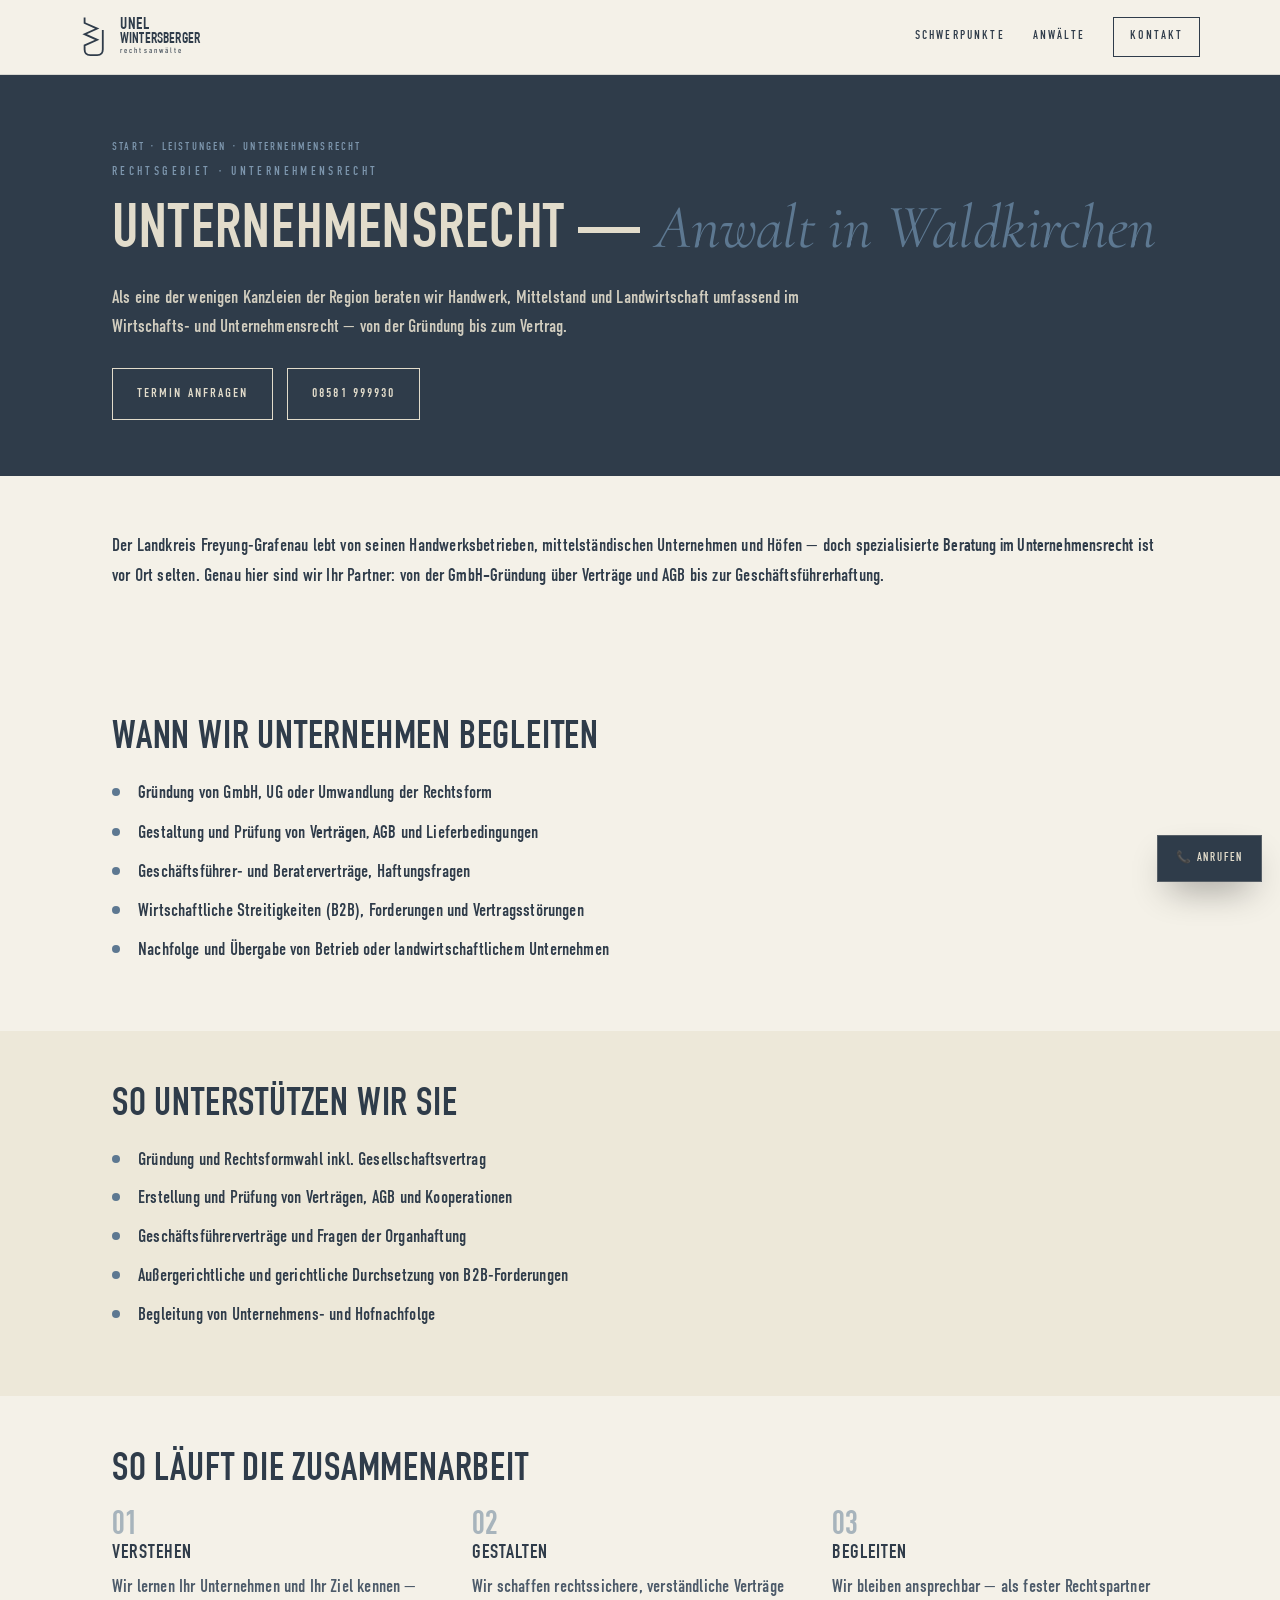
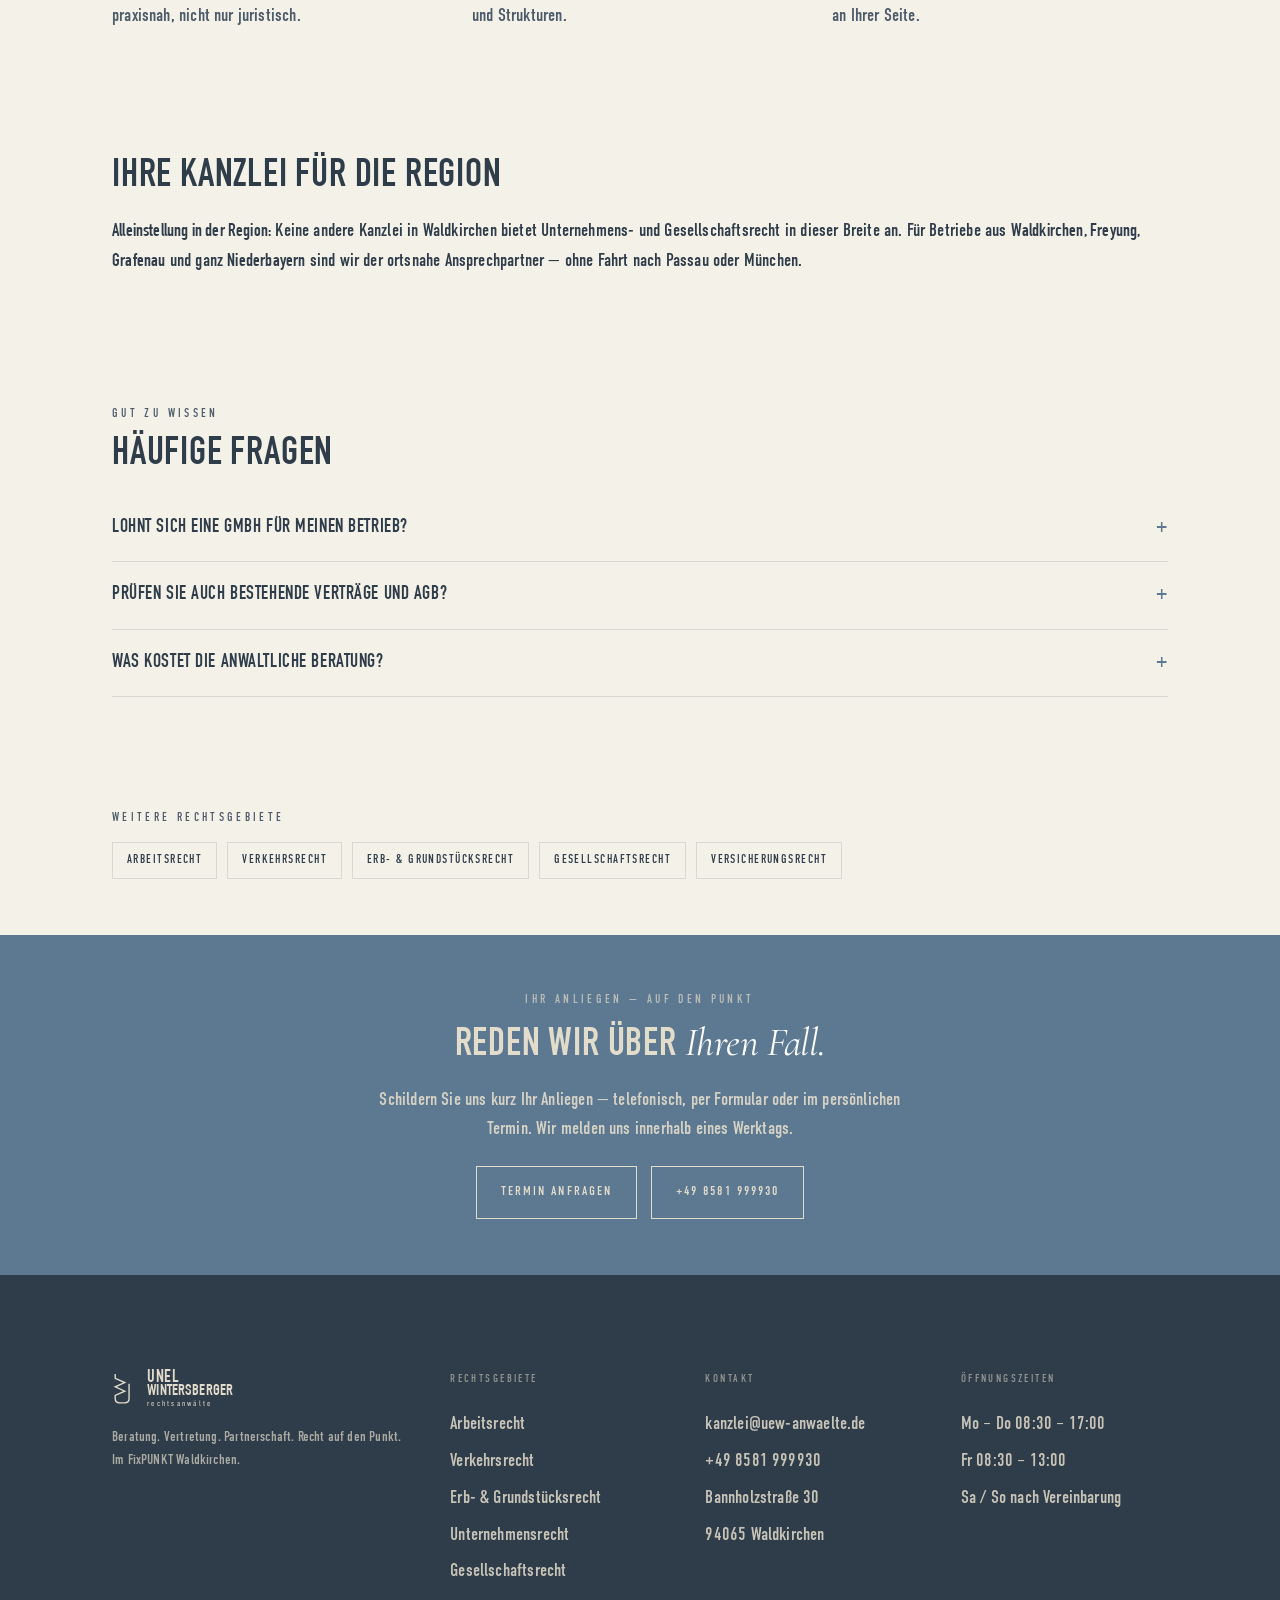
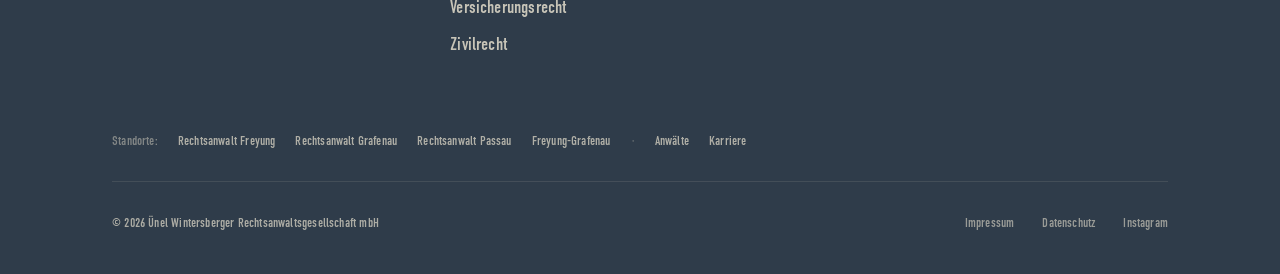
<file: leistungen/unternehmensrecht/index.html>
<!DOCTYPE html>
<html lang="de">
<head>
<meta charset="UTF-8" />
<meta name="viewport" content="width=device-width, initial-scale=1.0" />
<meta name="robots" content="noindex, nofollow" />
  <title>Anwalt Unternehmensrecht Waldkirchen — GmbH &amp; Verträge | Ünel Wintersberger</title>
<meta name="description" content="Anwalt für Unternehmens- und Wirtschaftsrecht in Waldkirchen und Niederbayern: GmbH-Gründung, Verträge, AGB, Geschäftsführung. Der Partner für KMU der Region. Termin: 08581 999930." />
<link rel="canonical" href="https://uew-anwaelte.de/leistungen/unternehmensrecht/" />
<meta property="og:type" content="website" />
<meta property="og:locale" content="de_DE" />
<meta property="og:title" content="Anwalt Unternehmensrecht Waldkirchen — GmbH &amp; Verträge | Ünel Wintersberger" />
<meta property="og:description" content="Anwalt für Unternehmens- und Wirtschaftsrecht in Waldkirchen und Niederbayern: GmbH-Gründung, Verträge, AGB, Geschäftsführung. Der Partner für KMU der Region. Termin: 08581 999930." />
<meta name="theme-color" content="#2f3c4a" />
<link rel="preconnect" href="https://fonts.googleapis.com" />
<link href="https://fonts.googleapis.com/css2?family=Cormorant+Garamond:ital@1&display=swap" rel="stylesheet" />
<link rel="stylesheet" href="../../assets/site.css" />
<script type="application/ld+json">{"@context":"https://schema.org","@type":"Service","serviceType":"Unternehmens- und Wirtschaftsrecht","provider":{"@type":"LegalService","name":"Ünel Wintersberger Rechtsanwaltsgesellschaft mbH","telephone":"+49 8581 999930","email":"kanzlei@uew-anwaelte.de","address":{"@type":"PostalAddress","streetAddress":"Bannholzstraße 30","postalCode":"94065","addressLocality":"Waldkirchen","addressCountry":"DE"},"geo":{"@type":"GeoCoordinates","latitude":48.7324593,"longitude":13.6092605},"url":"https://uew-anwaelte.de"},"areaServed":"Waldkirchen, Landkreis Freyung-Grafenau, Niederbayern","name":"Anwalt Unternehmensrecht Waldkirchen — GmbH & Verträge | Ünel Wintersberger","description":"Anwalt für Unternehmens- und Wirtschaftsrecht in Waldkirchen und Niederbayern: GmbH-Gründung, Verträge, AGB, Geschäftsführung. Der Partner für KMU der Region. Termin: 08581 999930.","url":"https://uew-anwaelte.de/leistungen/unternehmensrecht/"}</script>
<script type="application/ld+json">{"@context":"https://schema.org","@type":"BreadcrumbList","itemListElement":[{"@type":"ListItem","position":1,"name":"Start","item":"https://uew-anwaelte.de/"},{"@type":"ListItem","position":2,"name":"Leistungen","item":"https://uew-anwaelte.de/index.html#schwerpunkte"},{"@type":"ListItem","position":3,"name":"Unternehmensrecht","item":"https://uew-anwaelte.de/leistungen/unternehmensrecht/"}]}</script>
<script type="application/ld+json">{"@context":"https://schema.org","@type":"FAQPage","mainEntity":[{"@type":"Question","name":"Lohnt sich eine GmbH für meinen Betrieb?","acceptedAnswer":{"@type":"Answer","text":"Das hängt von Haftung, Steuern und Nachfolge ab. Wir vergleichen Einzelunternehmen, UG und GmbH für Ihre konkrete Situation und setzen die passende Form sauber um."}},{"@type":"Question","name":"Prüfen Sie auch bestehende Verträge und AGB?","acceptedAnswer":{"@type":"Answer","text":"Ja. Oft stecken Risiken in Altverträgen oder veralteten AGB. Wir prüfen, aktualisieren und machen Ihre Vertragswerke rechtssicher."}},{"@type":"Question","name":"Was kostet die anwaltliche Beratung?","acceptedAnswer":{"@type":"Answer","text":"Die Vergütung richtet sich nach dem Rechtsanwaltsvergütungsgesetz (RVG) oder einer transparenten Honorarvereinbarung. Den Kostenrahmen besprechen wir offen zu Beginn — keine versteckten Kosten. Ob Ihre Rechtsschutzversicherung eintritt, klären wir für Sie vorab."}}]}</script>
</head>
<body>
<header class="hd"><div class="wrap hd-in">
  <a class="brand" href="../../index.html" aria-label="Zur Startseite">
    <svg class="mark" viewBox="0 0 360 600" fill="none" stroke="currentColor" stroke-width="26" aria-hidden="true"><path d="M60 20L60 100L240 180L60 260L240 340L60 420L60 480Q60 560 140 560L240 560Q320 560 320 480L320 200"/></svg>
    <span class="wm" style="font-size:15px"><span class="wm-u">Unel</span><span class="wm-w">Wintersberger</span><span class="wm-r">rechtsanwälte</span></span>
  </a>
  <nav>
    <a href="../../index.html#schwerpunkte">Schwerpunkte</a>
    <a href="../../index.html#team">Anwälte</a>
    <a class="cta" href="../../index.html#kontakt">Kontakt</a>
  </nav>
</div></header>
<div class="hero"><div class="wrap">
  <div class="crumbs"><a href="../../index.html">Start</a> · <a href="../../index.html#schwerpunkte">Leistungen</a> · <span>Unternehmensrecht</span></div>
  <div class="eyebrow">Rechtsgebiet · Unternehmensrecht</div>
  <h1>Unternehmensrecht — <span class='serif'>Anwalt in Waldkirchen</span></h1>
  <p class="lead">Als eine der wenigen Kanzleien der Region beraten wir Handwerk, Mittelstand und Landwirtschaft umfassend im Wirtschafts- und Unternehmensrecht — von der Gründung bis zum Vertrag.</p>
  <div style="margin-top:26px;display:flex;gap:14px;flex-wrap:wrap">
    <a class="btn light" href="../../index.html#kontakt">Termin anfragen</a>
    <a class="btn light" href="tel:+498581999930">08581 999930</a>
  </div>
</div></div>
<section><div class="wrap"><p class='lead'>Der Landkreis Freyung-Grafenau lebt von seinen Handwerksbetrieben, mittelständischen Unternehmen und Höfen — doch spezialisierte <strong>Beratung im Unternehmensrecht</strong> ist vor Ort selten. Genau hier sind wir Ihr Partner: von der <strong>GmbH-Gründung</strong> über Verträge und AGB bis zur Geschäftsführerhaftung.</p></div></section><section><div class="wrap"><h2>Wann wir Unternehmen begleiten</h2><ul class="ticks"><li><strong>Gründung</strong> von GmbH, UG oder Umwandlung der Rechtsform</li><li>Gestaltung und Prüfung von <strong>Verträgen, AGB</strong> und Lieferbedingungen</li><li>Geschäftsführer- und Beraterverträge, Haftungsfragen</li><li>Wirtschaftliche Streitigkeiten (B2B), Forderungen und Vertragsstörungen</li><li>Nachfolge und Übergabe von Betrieb oder landwirtschaftlichem Unternehmen</li></ul></div></section><section class="band"><div class="wrap"><h2>So unterstützen wir Sie</h2><ul class="ticks"><li>Gründung und Rechtsformwahl inkl. Gesellschaftsvertrag</li><li>Erstellung und Prüfung von Verträgen, AGB und Kooperationen</li><li>Geschäftsführerverträge und Fragen der Organhaftung</li><li>Außergerichtliche und gerichtliche Durchsetzung von B2B-Forderungen</li><li>Begleitung von Unternehmens- und Hofnachfolge</li></ul></div></section><section><div class="wrap"><h2>So läuft die Zusammenarbeit</h2><div class="steps"><div class="step"><div class="n">01</div><h3>Verstehen</h3><p class="muted">Wir lernen Ihr Unternehmen und Ihr Ziel kennen — praxisnah, nicht nur juristisch.</p></div><div class="step"><div class="n">02</div><h3>Gestalten</h3><p class="muted">Wir schaffen rechtssichere, verständliche Verträge und Strukturen.</p></div><div class="step"><div class="n">03</div><h3>Begleiten</h3><p class="muted">Wir bleiben ansprechbar — als fester Rechtspartner an Ihrer Seite.</p></div></div></div></section><section><div class="wrap"><h2>Ihre Kanzlei für die Region</h2><p><strong>Alleinstellung in der Region:</strong> Keine andere Kanzlei in Waldkirchen bietet Unternehmens- und Gesellschaftsrecht in dieser Breite an. Für Betriebe aus <strong>Waldkirchen, Freyung, Grafenau</strong> und ganz <strong>Niederbayern</strong> sind wir der ortsnahe Ansprechpartner — ohne Fahrt nach Passau oder München.</p></div></section><section class="faq"><div class="wrap"><div class="eyebrow">Gut zu wissen</div><h2 style="margin-top:12px">Häufige Fragen</h2><details><summary>Lohnt sich eine GmbH für meinen Betrieb?</summary><div class="a"><p>Das hängt von Haftung, Steuern und Nachfolge ab. Wir vergleichen Einzelunternehmen, UG und GmbH für Ihre konkrete Situation und setzen die passende Form sauber um.</p></div></details><details><summary>Prüfen Sie auch bestehende Verträge und AGB?</summary><div class="a"><p>Ja. Oft stecken Risiken in Altverträgen oder veralteten AGB. Wir prüfen, aktualisieren und machen Ihre Vertragswerke rechtssicher.</p></div></details><details><summary>Was kostet die anwaltliche Beratung?</summary><div class="a"><p>Die Vergütung richtet sich nach dem Rechtsanwaltsvergütungsgesetz (RVG) oder einer transparenten Honorarvereinbarung. Den Kostenrahmen besprechen wir offen zu Beginn — keine versteckten Kosten. Ob Ihre Rechtsschutzversicherung eintritt, klären wir für Sie vorab.</p></div></details></div></section><section><div class="wrap"><div class="eyebrow">Weitere Rechtsgebiete</div><div class="related"><a href="../../leistungen/arbeitsrecht/">Arbeitsrecht</a><a href="../../leistungen/verkehrsrecht/">Verkehrsrecht</a><a href="../../leistungen/erbrecht/">Erb- & Grundstücksrecht</a><a href="../../leistungen/gesellschaftsrecht/">Gesellschaftsrecht</a><a href="../../leistungen/versicherungsrecht/">Versicherungsrecht</a></div></div></section><section class="cta-band"><div class="wrap">
  <div class="eyebrow" style="color:rgba(226,220,203,.7)">Ihr Anliegen — auf den Punkt</div>
  <h2 style="margin-top:12px">Reden wir über <span class="serif" style="color:#fff">Ihren Fall.</span></h2>
  <p style="color:var(--cream);opacity:.9;max-width:560px;margin:16px auto 0">Schildern Sie uns kurz Ihr Anliegen — telefonisch, per Formular oder im persönlichen Termin. Wir melden uns innerhalb eines Werktags.</p>
  <div class="btns">
    <a class="btn light" href="../../index.html#kontakt">Termin anfragen</a>
    <a class="btn light" href="tel:+498581999930">+49 8581 999930</a>
  </div>
</div></section>
<footer class="footer"><div class="wrap">
  <div class="footer-grid">
    <div>
      <div style="display:flex;align-items:center;gap:16px;margin-bottom:18px">
        <svg viewBox="0 0 360 600" style="height:32px;width:auto;color:var(--cream)" fill="none" stroke="currentColor" stroke-width="26" aria-hidden="true"><path d="M60 20L60 100L240 180L60 260L240 340L60 420L60 480Q60 560 140 560L240 560Q320 560 320 480L320 200"/></svg>
        <span class="wm" style="font-size:16px"><span class="wm-u">Unel</span><span class="wm-w">Wintersberger</span><span class="wm-r">rechtsanwälte</span></span>
      </div>
      <p style="font-size:14px;line-height:1.6;opacity:.7;max-width:340px">Beratung. Vertretung. Partnerschaft. Recht auf den Punkt. Im FixPUNKT Waldkirchen.</p>
    </div>
    <div>
      <h5>Rechtsgebiete</h5>
      <a href="../../leistungen/arbeitsrecht/">Arbeitsrecht</a>
      <a href="../../leistungen/verkehrsrecht/">Verkehrsrecht</a>
      <a href="../../leistungen/erbrecht/">Erb- &amp; Grundstücksrecht</a>
      <a href="../../leistungen/unternehmensrecht/">Unternehmensrecht</a>
      <a href="../../leistungen/gesellschaftsrecht/">Gesellschaftsrecht</a>
      <a href="../../leistungen/versicherungsrecht/">Versicherungsrecht</a>
      <a href="../../leistungen/zivilrecht/">Zivilrecht</a>
    </div>
    <div>
      <h5>Kontakt</h5>
      <a href="mailto:kanzlei@uew-anwaelte.de">kanzlei@uew-anwaelte.de</a>
      <a href="tel:+498581999930">+49 8581 999930</a>
      <a>Bannholzstraße 30</a>
      <a>94065 Waldkirchen</a>
    </div>
    <div>
      <h5>Öffnungszeiten</h5>
      <a>Mo – Do 08:30 – 17:00</a>
      <a>Fr 08:30 – 13:00</a>
      <a>Sa / So nach Vereinbarung</a>
    </div>
  </div>
  <div style="display:flex;flex-wrap:wrap;align-items:center;gap:8px 20px;padding:0 0 24px;font-size:13px;opacity:.85">
    <span style="opacity:.55">Standorte:</span>
    <a href="../../standorte/rechtsanwalt-freyung/">Rechtsanwalt Freyung</a>
    <a href="../../standorte/rechtsanwalt-grafenau/">Rechtsanwalt Grafenau</a>
    <a href="../../standorte/rechtsanwalt-passau/">Rechtsanwalt Passau</a>
    <a href="../../standorte/freyung-grafenau/">Freyung-Grafenau</a>
    <span style="opacity:.3">·</span>
    <a href="../../index.html#team">Anwälte</a>
    <a href="../../index.html#karriere">Karriere</a>
  </div>
  <div class="footer-base">
    <div>© 2026 Ünel Wintersberger Rechtsanwaltsgesellschaft mbH</div>
    <div style="display:flex;gap:28px">
      <a href="../../index.html#kontakt">Impressum</a>
      <a href="../../index.html#kontakt">Datenschutz</a>
      <a>Instagram</a>
    </div>
  </div>
</div></footer>
<a class="fcall" href="tel:+498581999930" aria-label="Kanzlei anrufen">📞 Anrufen</a>
</body>
</html>
</file>
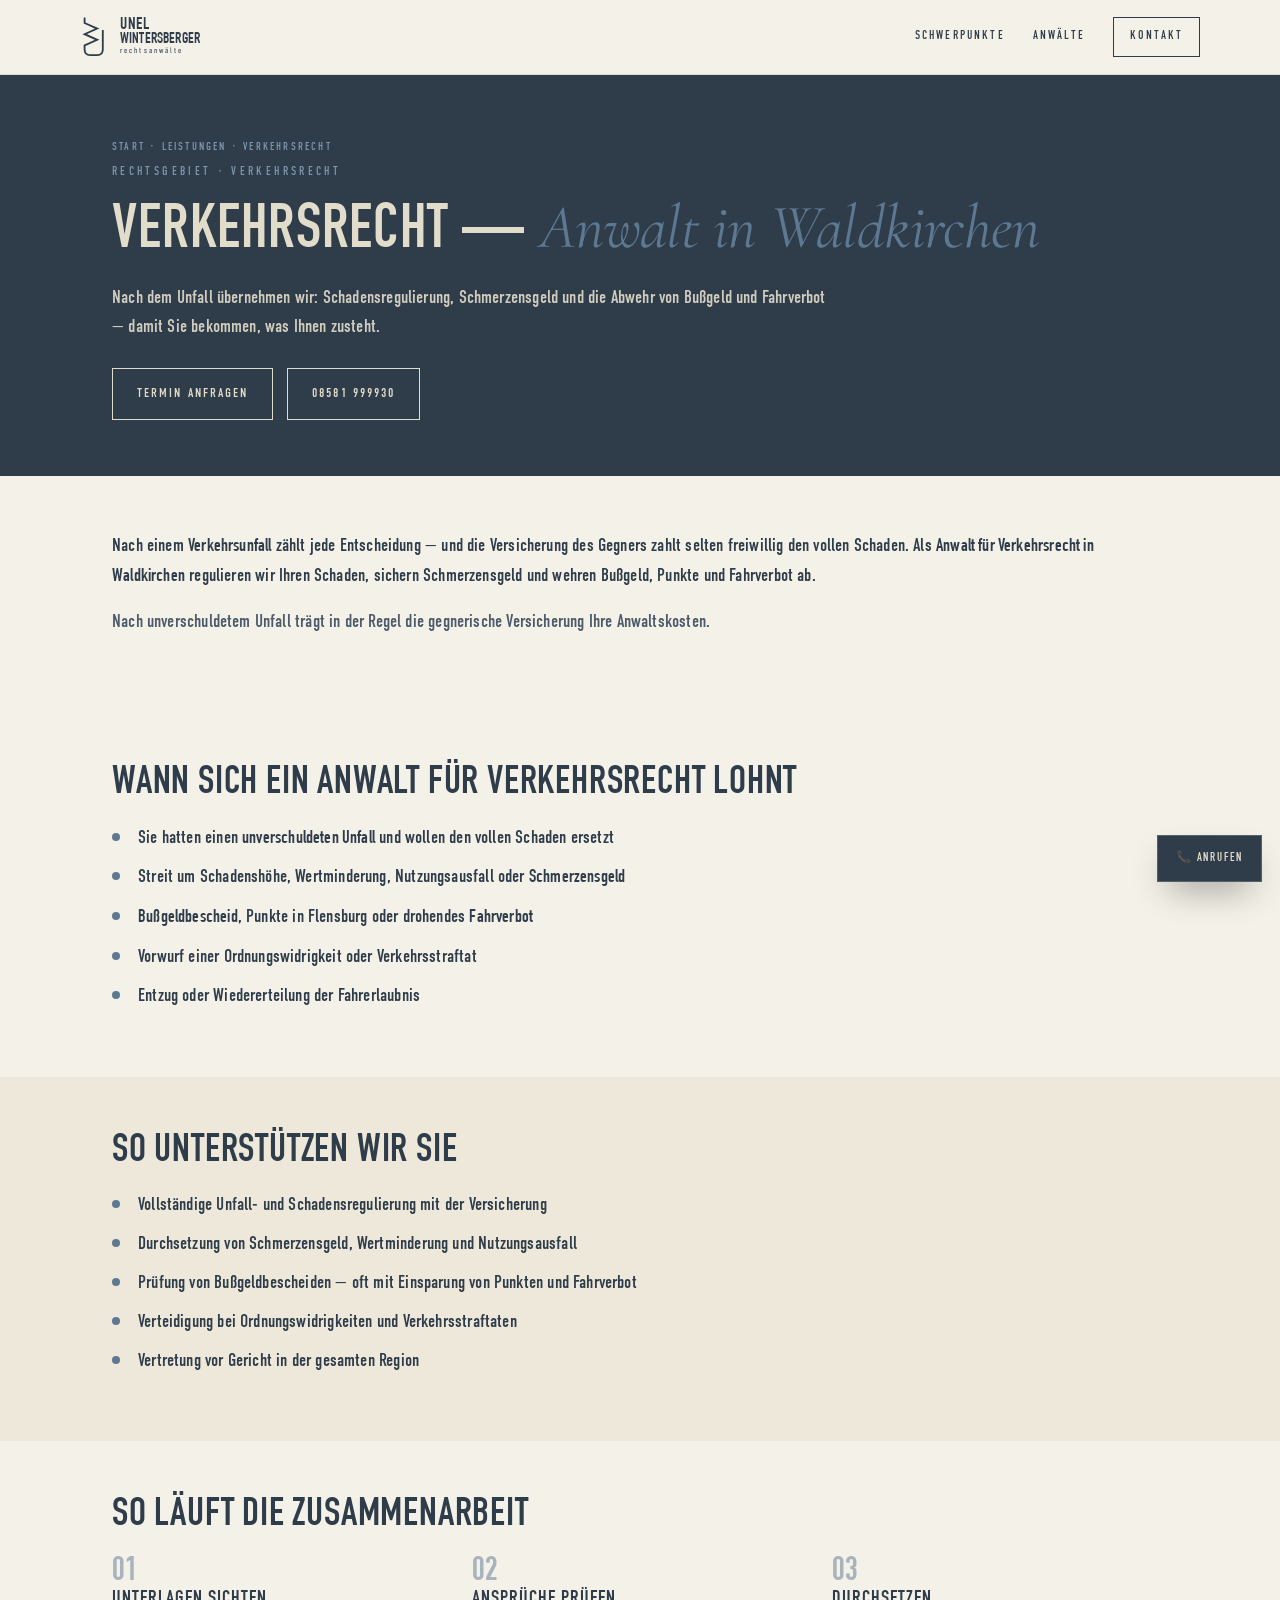
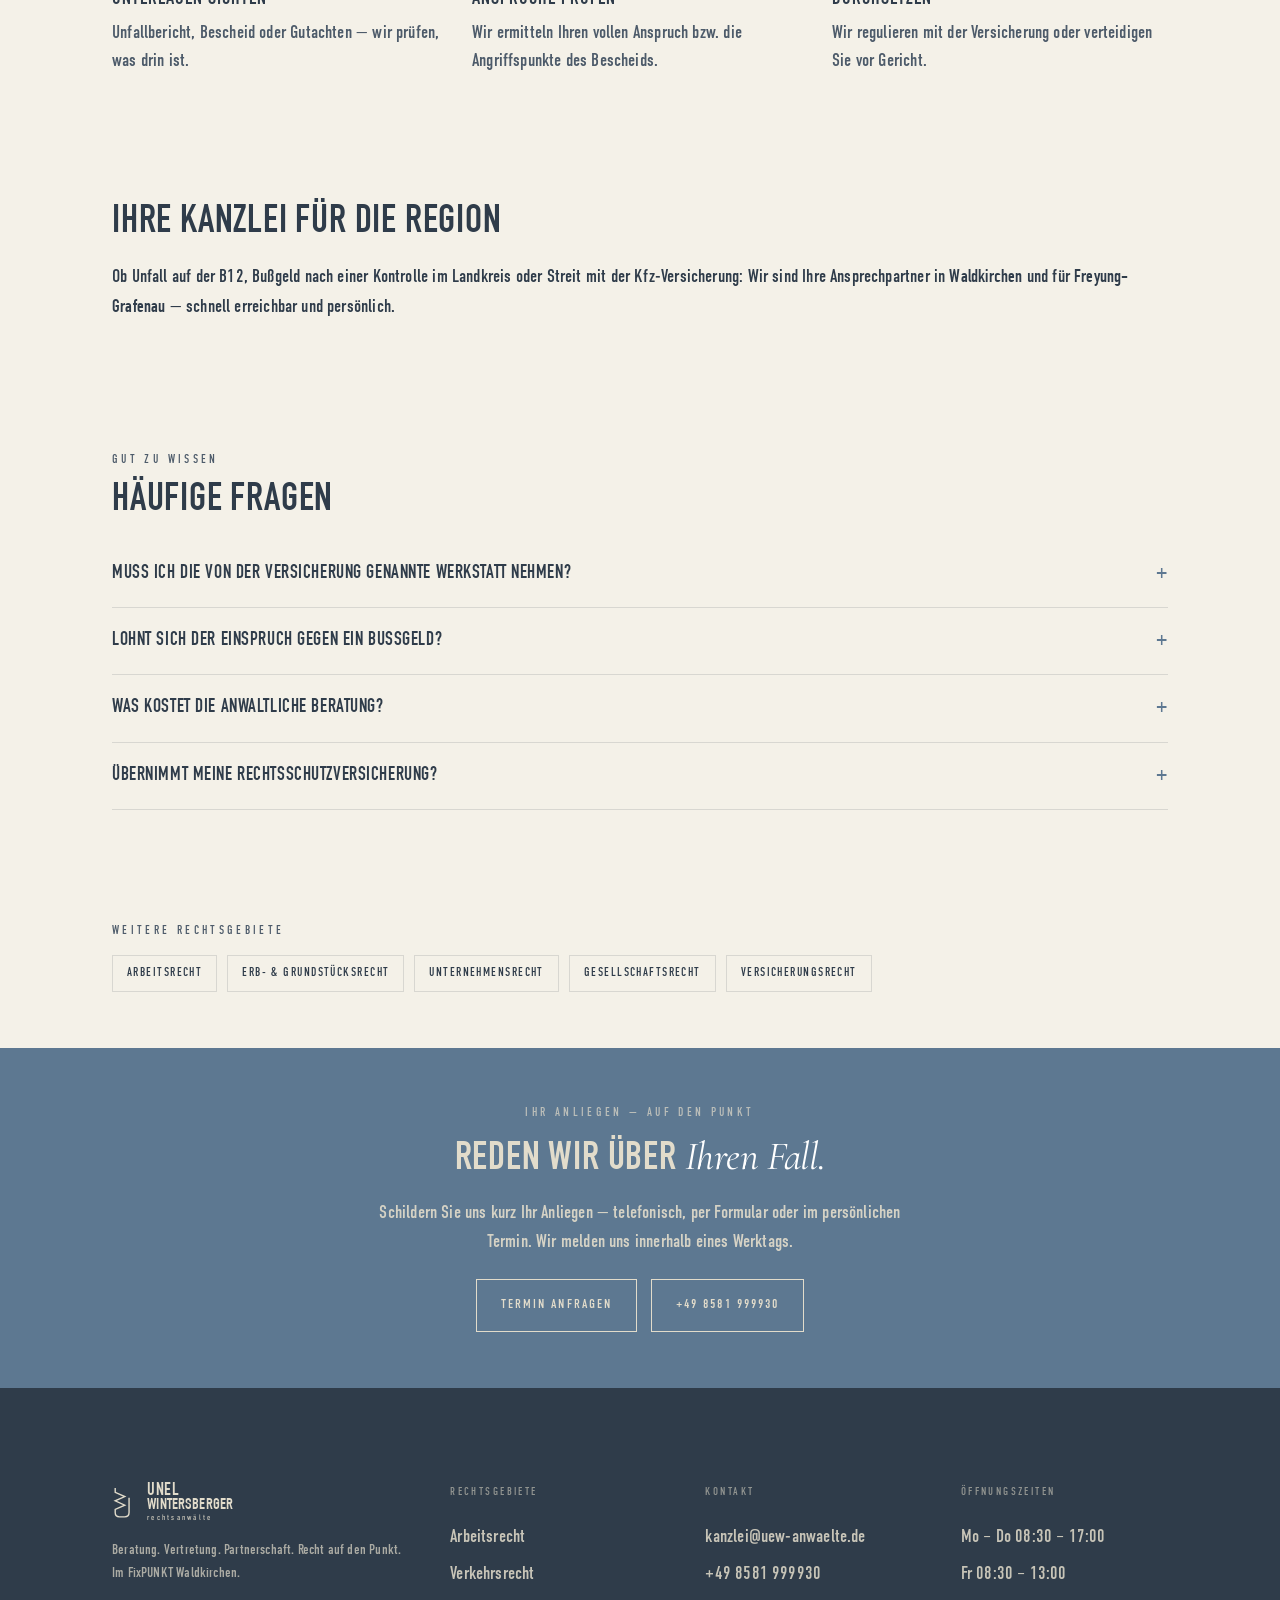
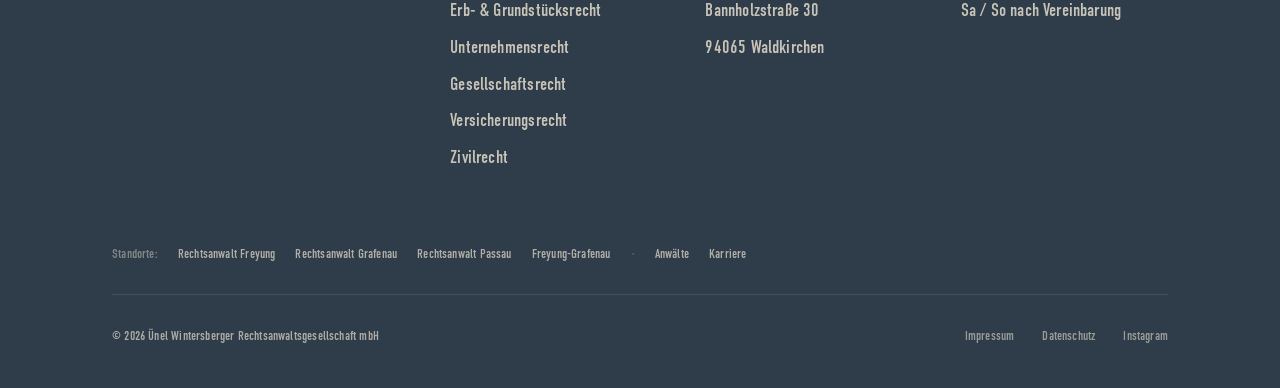
<file: leistungen/verkehrsrecht/index.html>
<!DOCTYPE html>
<html lang="de">
<head>
<meta charset="UTF-8" />
<meta name="viewport" content="width=device-width, initial-scale=1.0" />
<meta name="robots" content="noindex, nofollow" />
  <title>Anwalt Verkehrsrecht Waldkirchen — nach Unfall &amp; Fahrverbot | Ünel Wintersberger</title>
<meta name="description" content="Anwalt für Verkehrsrecht in Waldkirchen: Unfallregulierung, Schadensersatz, Bußgeld, Fahrverbot und Führerschein. Wir setzen Ihre Ansprüche durch. Termin: 08581 999930." />
<link rel="canonical" href="https://uew-anwaelte.de/leistungen/verkehrsrecht/" />
<meta property="og:type" content="website" />
<meta property="og:locale" content="de_DE" />
<meta property="og:title" content="Anwalt Verkehrsrecht Waldkirchen — nach Unfall &amp; Fahrverbot | Ünel Wintersberger" />
<meta property="og:description" content="Anwalt für Verkehrsrecht in Waldkirchen: Unfallregulierung, Schadensersatz, Bußgeld, Fahrverbot und Führerschein. Wir setzen Ihre Ansprüche durch. Termin: 08581 999930." />
<meta name="theme-color" content="#2f3c4a" />
<link rel="preconnect" href="https://fonts.googleapis.com" />
<link href="https://fonts.googleapis.com/css2?family=Cormorant+Garamond:ital@1&display=swap" rel="stylesheet" />
<link rel="stylesheet" href="../../assets/site.css" />
<script type="application/ld+json">{"@context":"https://schema.org","@type":"Service","serviceType":"Verkehrsrecht","provider":{"@type":"LegalService","name":"Ünel Wintersberger Rechtsanwaltsgesellschaft mbH","telephone":"+49 8581 999930","email":"kanzlei@uew-anwaelte.de","address":{"@type":"PostalAddress","streetAddress":"Bannholzstraße 30","postalCode":"94065","addressLocality":"Waldkirchen","addressCountry":"DE"},"geo":{"@type":"GeoCoordinates","latitude":48.7324593,"longitude":13.6092605},"url":"https://uew-anwaelte.de"},"areaServed":"Waldkirchen, Freyung, Grafenau, Niederbayern","name":"Anwalt Verkehrsrecht Waldkirchen — nach Unfall & Fahrverbot | Ünel Wintersberger","description":"Anwalt für Verkehrsrecht in Waldkirchen: Unfallregulierung, Schadensersatz, Bußgeld, Fahrverbot und Führerschein. Wir setzen Ihre Ansprüche durch. Termin: 08581 999930.","url":"https://uew-anwaelte.de/leistungen/verkehrsrecht/"}</script>
<script type="application/ld+json">{"@context":"https://schema.org","@type":"BreadcrumbList","itemListElement":[{"@type":"ListItem","position":1,"name":"Start","item":"https://uew-anwaelte.de/"},{"@type":"ListItem","position":2,"name":"Leistungen","item":"https://uew-anwaelte.de/index.html#schwerpunkte"},{"@type":"ListItem","position":3,"name":"Verkehrsrecht","item":"https://uew-anwaelte.de/leistungen/verkehrsrecht/"}]}</script>
<script type="application/ld+json">{"@context":"https://schema.org","@type":"FAQPage","mainEntity":[{"@type":"Question","name":"Muss ich die von der Versicherung genannte Werkstatt nehmen?","acceptedAnswer":{"@type":"Answer","text":"Nein. Nach unverschuldetem Unfall haben Sie grundsätzlich die freie Wahl von Werkstatt und Gutachter. Lassen Sie sich nicht in eine niedrigere Abrechnung drängen."}},{"@type":"Question","name":"Lohnt sich der Einspruch gegen ein Bußgeld?","acceptedAnswer":{"@type":"Answer","text":"Häufig ja — gerade bei drohendem Fahrverbot oder Punkten. Messfehler, Formfehler und Fahrtenbuch-Fragen bieten oft Angriffspunkte. Wir prüfen den Bescheid, bevor die Frist läuft."}},{"@type":"Question","name":"Was kostet die anwaltliche Beratung?","acceptedAnswer":{"@type":"Answer","text":"Die Vergütung richtet sich nach dem Rechtsanwaltsvergütungsgesetz (RVG) oder einer transparenten Honorarvereinbarung. Den Kostenrahmen besprechen wir offen zu Beginn — keine versteckten Kosten. Ob Ihre Rechtsschutzversicherung eintritt, klären wir für Sie vorab."}},{"@type":"Question","name":"Übernimmt meine Rechtsschutzversicherung?","acceptedAnswer":{"@type":"Answer","text":"In vielen Fällen ja. Wir holen für Sie die Deckungsanfrage ein und rechnen direkt mit Ihrer Versicherung ab. Sie müssen sich darum nicht kümmern."}}]}</script>
</head>
<body>
<header class="hd"><div class="wrap hd-in">
  <a class="brand" href="../../index.html" aria-label="Zur Startseite">
    <svg class="mark" viewBox="0 0 360 600" fill="none" stroke="currentColor" stroke-width="26" aria-hidden="true"><path d="M60 20L60 100L240 180L60 260L240 340L60 420L60 480Q60 560 140 560L240 560Q320 560 320 480L320 200"/></svg>
    <span class="wm" style="font-size:15px"><span class="wm-u">Unel</span><span class="wm-w">Wintersberger</span><span class="wm-r">rechtsanwälte</span></span>
  </a>
  <nav>
    <a href="../../index.html#schwerpunkte">Schwerpunkte</a>
    <a href="../../index.html#team">Anwälte</a>
    <a class="cta" href="../../index.html#kontakt">Kontakt</a>
  </nav>
</div></header>
<div class="hero"><div class="wrap">
  <div class="crumbs"><a href="../../index.html">Start</a> · <a href="../../index.html#schwerpunkte">Leistungen</a> · <span>Verkehrsrecht</span></div>
  <div class="eyebrow">Rechtsgebiet · Verkehrsrecht</div>
  <h1>Verkehrsrecht — <span class='serif'>Anwalt in Waldkirchen</span></h1>
  <p class="lead">Nach dem Unfall übernehmen wir: Schadensregulierung, Schmerzensgeld und die Abwehr von Bußgeld und Fahrverbot — damit Sie bekommen, was Ihnen zusteht.</p>
  <div style="margin-top:26px;display:flex;gap:14px;flex-wrap:wrap">
    <a class="btn light" href="../../index.html#kontakt">Termin anfragen</a>
    <a class="btn light" href="tel:+498581999930">08581 999930</a>
  </div>
</div></div>
<section><div class="wrap"><p class='lead'>Nach einem <strong>Verkehrsunfall</strong> zählt jede Entscheidung — und die Versicherung des Gegners zahlt selten freiwillig den vollen Schaden. Als <strong>Anwalt für Verkehrsrecht in Waldkirchen</strong> regulieren wir Ihren Schaden, sichern Schmerzensgeld und wehren Bußgeld, Punkte und Fahrverbot ab.</p><p class='muted'>Nach unverschuldetem Unfall trägt in der Regel die gegnerische Versicherung Ihre Anwaltskosten.</p></div></section><section><div class="wrap"><h2>Wann sich ein Anwalt für Verkehrsrecht lohnt</h2><ul class="ticks"><li>Sie hatten einen <strong>unverschuldeten Unfall</strong> und wollen den vollen Schaden ersetzt</li><li>Streit um Schadenshöhe, Wertminderung, Nutzungsausfall oder <strong>Schmerzensgeld</strong></li><li><strong>Bußgeldbescheid</strong>, Punkte in Flensburg oder drohendes <strong>Fahrverbot</strong></li><li>Vorwurf einer Ordnungswidrigkeit oder Verkehrsstraftat</li><li>Entzug oder Wiedererteilung der Fahrerlaubnis</li></ul></div></section><section class="band"><div class="wrap"><h2>So unterstützen wir Sie</h2><ul class="ticks"><li>Vollständige Unfall- und Schadensregulierung mit der Versicherung</li><li>Durchsetzung von Schmerzensgeld, Wertminderung und Nutzungsausfall</li><li>Prüfung von Bußgeldbescheiden — oft mit Einsparung von Punkten und Fahrverbot</li><li>Verteidigung bei Ordnungswidrigkeiten und Verkehrsstraftaten</li><li>Vertretung vor Gericht in der gesamten Region</li></ul></div></section><section><div class="wrap"><h2>So läuft die Zusammenarbeit</h2><div class="steps"><div class="step"><div class="n">01</div><h3>Unterlagen sichten</h3><p class="muted">Unfallbericht, Bescheid oder Gutachten — wir prüfen, was drin ist.</p></div><div class="step"><div class="n">02</div><h3>Ansprüche prüfen</h3><p class="muted">Wir ermitteln Ihren vollen Anspruch bzw. die Angriffspunkte des Bescheids.</p></div><div class="step"><div class="n">03</div><h3>Durchsetzen</h3><p class="muted">Wir regulieren mit der Versicherung oder verteidigen Sie vor Gericht.</p></div></div></div></section><section><div class="wrap"><h2>Ihre Kanzlei für die Region</h2><p>Ob Unfall auf der B12, Bußgeld nach einer Kontrolle im Landkreis oder Streit mit der Kfz-Versicherung: Wir sind Ihre Ansprechpartner in <strong>Waldkirchen</strong> und für <strong>Freyung-Grafenau</strong> — schnell erreichbar und persönlich.</p></div></section><section class="faq"><div class="wrap"><div class="eyebrow">Gut zu wissen</div><h2 style="margin-top:12px">Häufige Fragen</h2><details><summary>Muss ich die von der Versicherung genannte Werkstatt nehmen?</summary><div class="a"><p>Nein. Nach unverschuldetem Unfall haben Sie grundsätzlich die freie Wahl von Werkstatt und Gutachter. Lassen Sie sich nicht in eine niedrigere Abrechnung drängen.</p></div></details><details><summary>Lohnt sich der Einspruch gegen ein Bußgeld?</summary><div class="a"><p>Häufig ja — gerade bei drohendem Fahrverbot oder Punkten. Messfehler, Formfehler und Fahrtenbuch-Fragen bieten oft Angriffspunkte. Wir prüfen den Bescheid, bevor die Frist läuft.</p></div></details><details><summary>Was kostet die anwaltliche Beratung?</summary><div class="a"><p>Die Vergütung richtet sich nach dem Rechtsanwaltsvergütungsgesetz (RVG) oder einer transparenten Honorarvereinbarung. Den Kostenrahmen besprechen wir offen zu Beginn — keine versteckten Kosten. Ob Ihre Rechtsschutzversicherung eintritt, klären wir für Sie vorab.</p></div></details><details><summary>Übernimmt meine Rechtsschutzversicherung?</summary><div class="a"><p>In vielen Fällen ja. Wir holen für Sie die Deckungsanfrage ein und rechnen direkt mit Ihrer Versicherung ab. Sie müssen sich darum nicht kümmern.</p></div></details></div></section><section><div class="wrap"><div class="eyebrow">Weitere Rechtsgebiete</div><div class="related"><a href="../../leistungen/arbeitsrecht/">Arbeitsrecht</a><a href="../../leistungen/erbrecht/">Erb- & Grundstücksrecht</a><a href="../../leistungen/unternehmensrecht/">Unternehmensrecht</a><a href="../../leistungen/gesellschaftsrecht/">Gesellschaftsrecht</a><a href="../../leistungen/versicherungsrecht/">Versicherungsrecht</a></div></div></section><section class="cta-band"><div class="wrap">
  <div class="eyebrow" style="color:rgba(226,220,203,.7)">Ihr Anliegen — auf den Punkt</div>
  <h2 style="margin-top:12px">Reden wir über <span class="serif" style="color:#fff">Ihren Fall.</span></h2>
  <p style="color:var(--cream);opacity:.9;max-width:560px;margin:16px auto 0">Schildern Sie uns kurz Ihr Anliegen — telefonisch, per Formular oder im persönlichen Termin. Wir melden uns innerhalb eines Werktags.</p>
  <div class="btns">
    <a class="btn light" href="../../index.html#kontakt">Termin anfragen</a>
    <a class="btn light" href="tel:+498581999930">+49 8581 999930</a>
  </div>
</div></section>
<footer class="footer"><div class="wrap">
  <div class="footer-grid">
    <div>
      <div style="display:flex;align-items:center;gap:16px;margin-bottom:18px">
        <svg viewBox="0 0 360 600" style="height:32px;width:auto;color:var(--cream)" fill="none" stroke="currentColor" stroke-width="26" aria-hidden="true"><path d="M60 20L60 100L240 180L60 260L240 340L60 420L60 480Q60 560 140 560L240 560Q320 560 320 480L320 200"/></svg>
        <span class="wm" style="font-size:16px"><span class="wm-u">Unel</span><span class="wm-w">Wintersberger</span><span class="wm-r">rechtsanwälte</span></span>
      </div>
      <p style="font-size:14px;line-height:1.6;opacity:.7;max-width:340px">Beratung. Vertretung. Partnerschaft. Recht auf den Punkt. Im FixPUNKT Waldkirchen.</p>
    </div>
    <div>
      <h5>Rechtsgebiete</h5>
      <a href="../../leistungen/arbeitsrecht/">Arbeitsrecht</a>
      <a href="../../leistungen/verkehrsrecht/">Verkehrsrecht</a>
      <a href="../../leistungen/erbrecht/">Erb- &amp; Grundstücksrecht</a>
      <a href="../../leistungen/unternehmensrecht/">Unternehmensrecht</a>
      <a href="../../leistungen/gesellschaftsrecht/">Gesellschaftsrecht</a>
      <a href="../../leistungen/versicherungsrecht/">Versicherungsrecht</a>
      <a href="../../leistungen/zivilrecht/">Zivilrecht</a>
    </div>
    <div>
      <h5>Kontakt</h5>
      <a href="mailto:kanzlei@uew-anwaelte.de">kanzlei@uew-anwaelte.de</a>
      <a href="tel:+498581999930">+49 8581 999930</a>
      <a>Bannholzstraße 30</a>
      <a>94065 Waldkirchen</a>
    </div>
    <div>
      <h5>Öffnungszeiten</h5>
      <a>Mo – Do 08:30 – 17:00</a>
      <a>Fr 08:30 – 13:00</a>
      <a>Sa / So nach Vereinbarung</a>
    </div>
  </div>
  <div style="display:flex;flex-wrap:wrap;align-items:center;gap:8px 20px;padding:0 0 24px;font-size:13px;opacity:.85">
    <span style="opacity:.55">Standorte:</span>
    <a href="../../standorte/rechtsanwalt-freyung/">Rechtsanwalt Freyung</a>
    <a href="../../standorte/rechtsanwalt-grafenau/">Rechtsanwalt Grafenau</a>
    <a href="../../standorte/rechtsanwalt-passau/">Rechtsanwalt Passau</a>
    <a href="../../standorte/freyung-grafenau/">Freyung-Grafenau</a>
    <span style="opacity:.3">·</span>
    <a href="../../index.html#team">Anwälte</a>
    <a href="../../index.html#karriere">Karriere</a>
  </div>
  <div class="footer-base">
    <div>© 2026 Ünel Wintersberger Rechtsanwaltsgesellschaft mbH</div>
    <div style="display:flex;gap:28px">
      <a href="../../index.html#kontakt">Impressum</a>
      <a href="../../index.html#kontakt">Datenschutz</a>
      <a>Instagram</a>
    </div>
  </div>
</div></footer>
<a class="fcall" href="tel:+498581999930" aria-label="Kanzlei anrufen">📞 Anrufen</a>
</body>
</html>
</file>
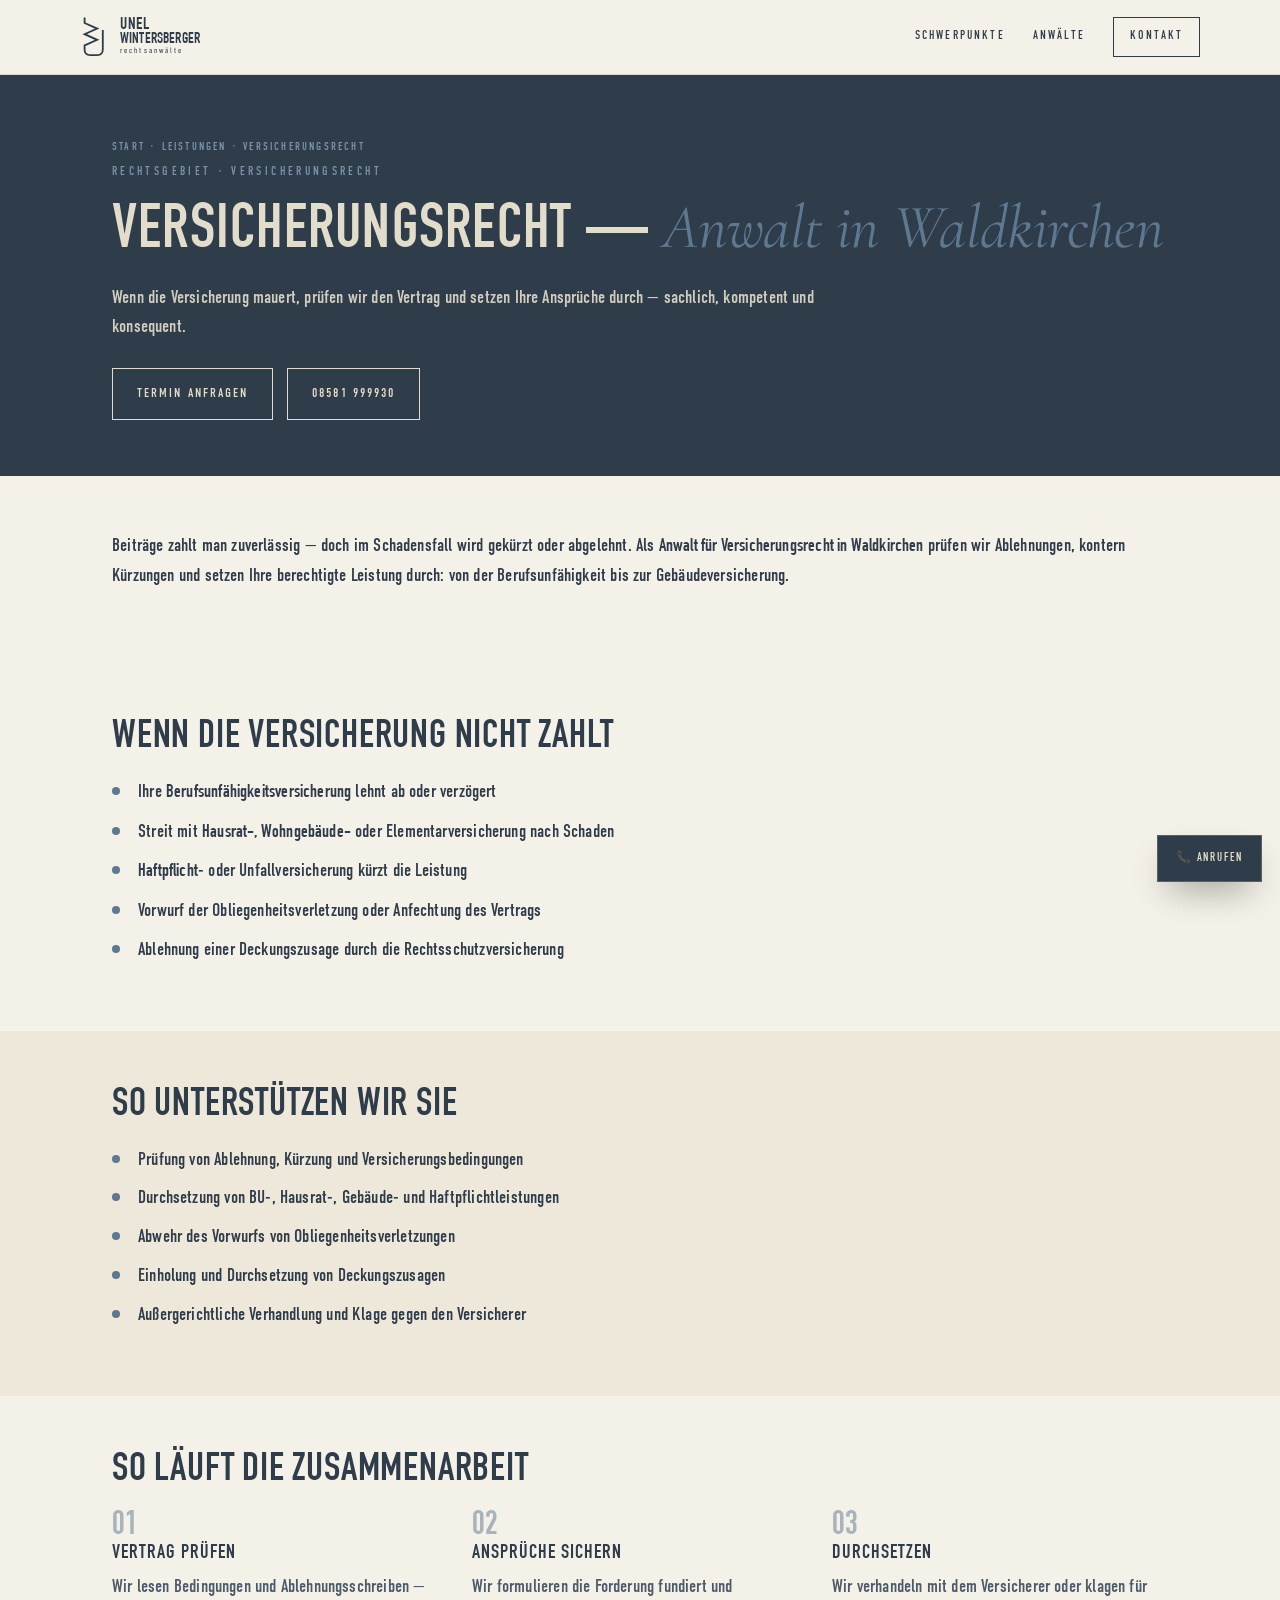
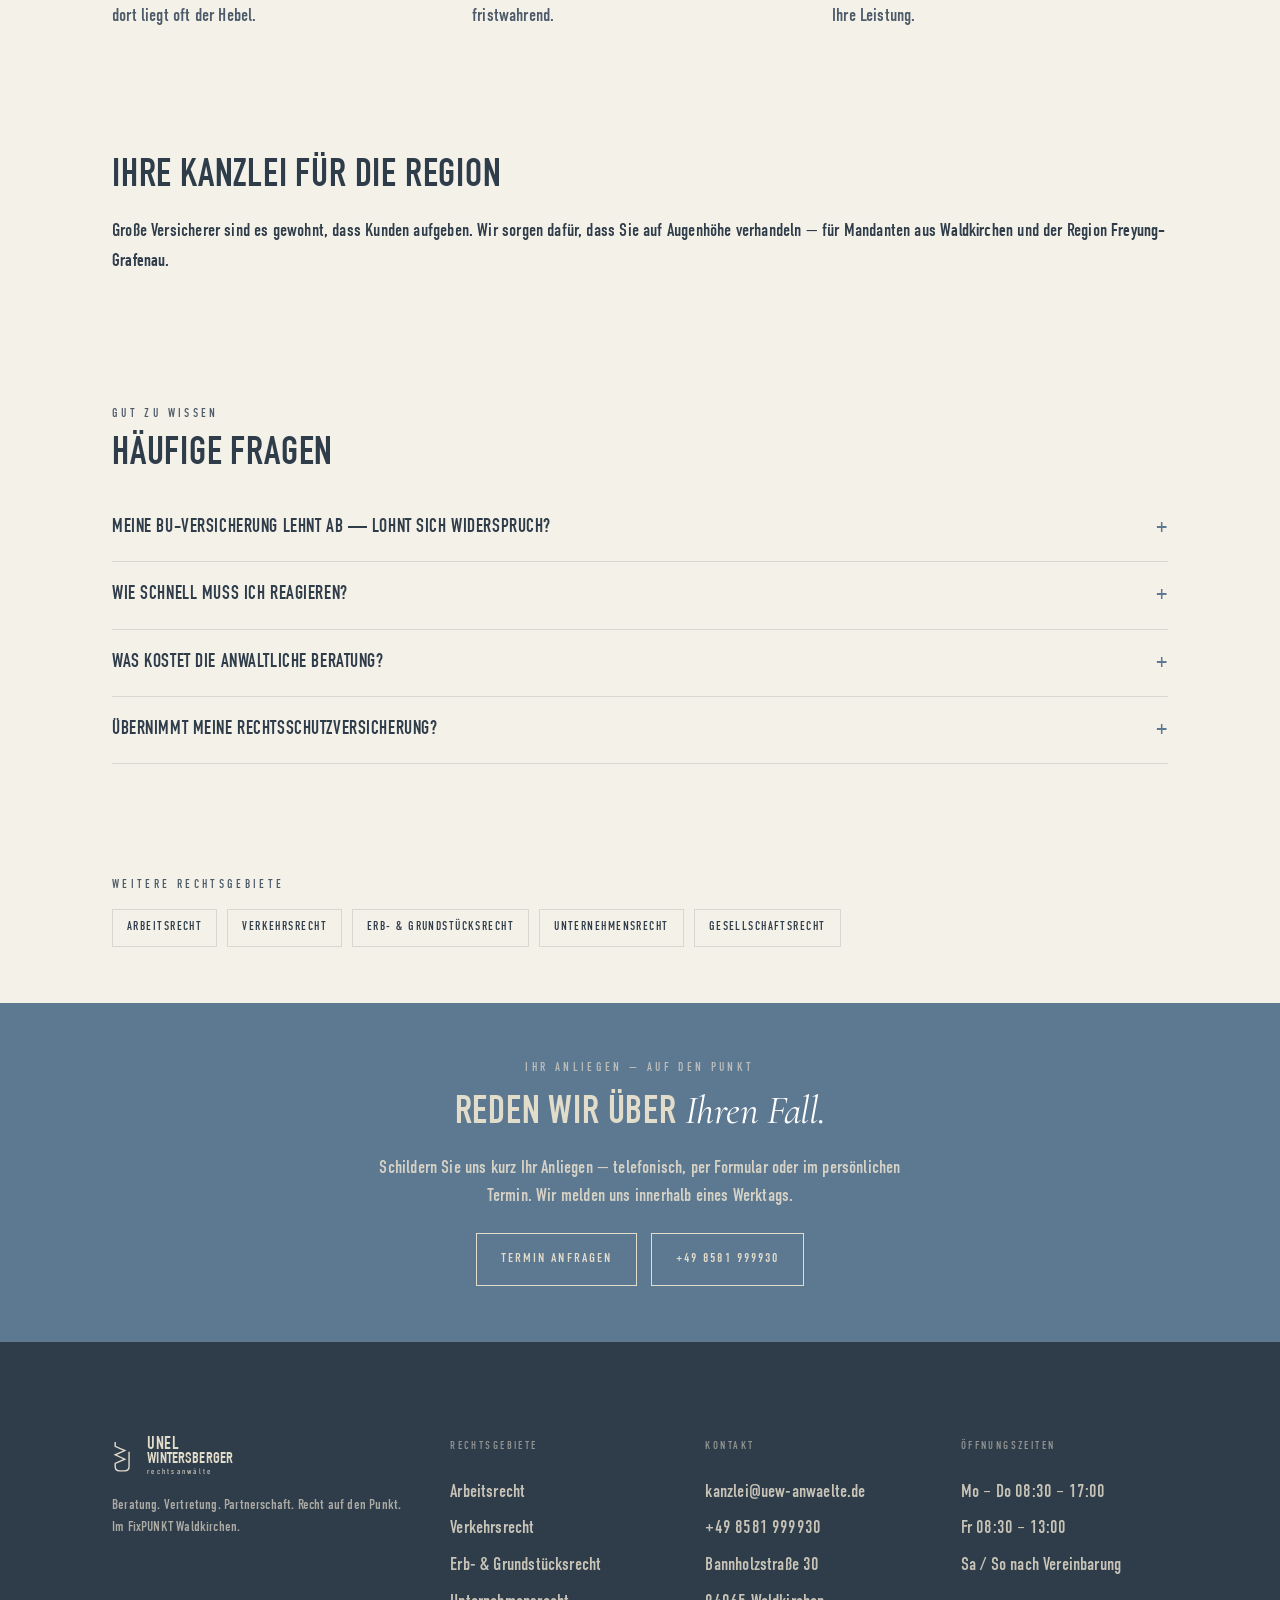
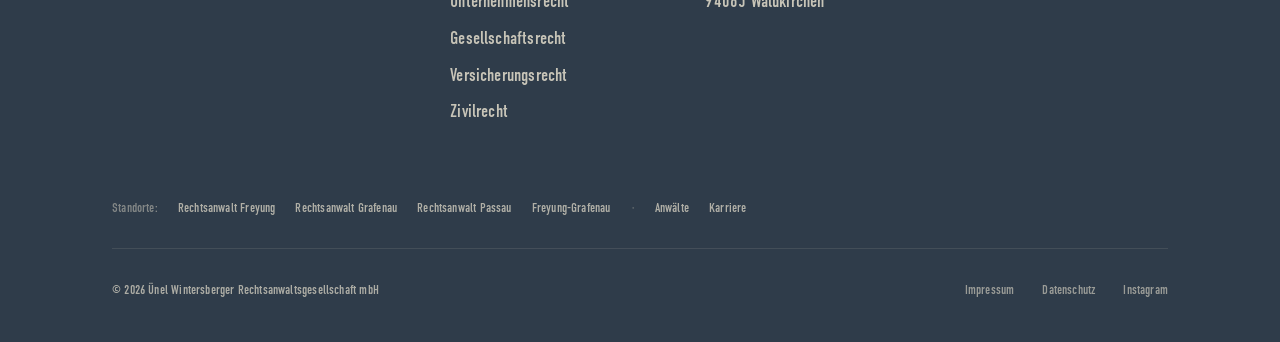
<file: leistungen/versicherungsrecht/index.html>
<!DOCTYPE html>
<html lang="de">
<head>
<meta charset="UTF-8" />
<meta name="viewport" content="width=device-width, initial-scale=1.0" />
<meta name="robots" content="noindex, nofollow" />
  <title>Anwalt Versicherungsrecht Waldkirchen — Versicherung zahlt nicht | Ünel Wintersberger</title>
<meta name="description" content="Ihre Versicherung zahlt nicht? Anwalt für Versicherungsrecht in Waldkirchen: BU, Hausrat, Gebäude, Haftpflicht. Wir setzen Ihre Leistung durch. Termin: 08581 999930." />
<link rel="canonical" href="https://uew-anwaelte.de/leistungen/versicherungsrecht/" />
<meta property="og:type" content="website" />
<meta property="og:locale" content="de_DE" />
<meta property="og:title" content="Anwalt Versicherungsrecht Waldkirchen — Versicherung zahlt nicht | Ünel Wintersberger" />
<meta property="og:description" content="Ihre Versicherung zahlt nicht? Anwalt für Versicherungsrecht in Waldkirchen: BU, Hausrat, Gebäude, Haftpflicht. Wir setzen Ihre Leistung durch. Termin: 08581 999930." />
<meta name="theme-color" content="#2f3c4a" />
<link rel="preconnect" href="https://fonts.googleapis.com" />
<link href="https://fonts.googleapis.com/css2?family=Cormorant+Garamond:ital@1&display=swap" rel="stylesheet" />
<link rel="stylesheet" href="../../assets/site.css" />
<script type="application/ld+json">{"@context":"https://schema.org","@type":"Service","serviceType":"Versicherungsrecht","provider":{"@type":"LegalService","name":"Ünel Wintersberger Rechtsanwaltsgesellschaft mbH","telephone":"+49 8581 999930","email":"kanzlei@uew-anwaelte.de","address":{"@type":"PostalAddress","streetAddress":"Bannholzstraße 30","postalCode":"94065","addressLocality":"Waldkirchen","addressCountry":"DE"},"geo":{"@type":"GeoCoordinates","latitude":48.7324593,"longitude":13.6092605},"url":"https://uew-anwaelte.de"},"areaServed":"Waldkirchen, Freyung, Grafenau, Bayern","name":"Anwalt Versicherungsrecht Waldkirchen — Versicherung zahlt nicht | Ünel Wintersberger","description":"Ihre Versicherung zahlt nicht? Anwalt für Versicherungsrecht in Waldkirchen: BU, Hausrat, Gebäude, Haftpflicht. Wir setzen Ihre Leistung durch. Termin: 08581 999930.","url":"https://uew-anwaelte.de/leistungen/versicherungsrecht/"}</script>
<script type="application/ld+json">{"@context":"https://schema.org","@type":"BreadcrumbList","itemListElement":[{"@type":"ListItem","position":1,"name":"Start","item":"https://uew-anwaelte.de/"},{"@type":"ListItem","position":2,"name":"Leistungen","item":"https://uew-anwaelte.de/index.html#schwerpunkte"},{"@type":"ListItem","position":3,"name":"Versicherungsrecht","item":"https://uew-anwaelte.de/leistungen/versicherungsrecht/"}]}</script>
<script type="application/ld+json">{"@context":"https://schema.org","@type":"FAQPage","mainEntity":[{"@type":"Question","name":"Meine BU-Versicherung lehnt ab — lohnt sich Widerspruch?","acceptedAnswer":{"@type":"Answer","text":"Sehr oft ja. Ablehnungen sind häufig angreifbar, etwa bei Gutachtenfragen oder angeblichen Anzeigepflichtverletzungen. Wir prüfen den Bescheid und Ihre Erfolgsaussichten."}},{"@type":"Question","name":"Wie schnell muss ich reagieren?","acceptedAnswer":{"@type":"Answer","text":"Achten Sie auf Fristen im Ablehnungsschreiben und auf Verjährung. Melden Sie sich früh — je eher wir prüfen, desto besser lassen sich Ansprüche sichern."}},{"@type":"Question","name":"Was kostet die anwaltliche Beratung?","acceptedAnswer":{"@type":"Answer","text":"Die Vergütung richtet sich nach dem Rechtsanwaltsvergütungsgesetz (RVG) oder einer transparenten Honorarvereinbarung. Den Kostenrahmen besprechen wir offen zu Beginn — keine versteckten Kosten. Ob Ihre Rechtsschutzversicherung eintritt, klären wir für Sie vorab."}},{"@type":"Question","name":"Übernimmt meine Rechtsschutzversicherung?","acceptedAnswer":{"@type":"Answer","text":"In vielen Fällen ja. Wir holen für Sie die Deckungsanfrage ein und rechnen direkt mit Ihrer Versicherung ab. Sie müssen sich darum nicht kümmern."}}]}</script>
</head>
<body>
<header class="hd"><div class="wrap hd-in">
  <a class="brand" href="../../index.html" aria-label="Zur Startseite">
    <svg class="mark" viewBox="0 0 360 600" fill="none" stroke="currentColor" stroke-width="26" aria-hidden="true"><path d="M60 20L60 100L240 180L60 260L240 340L60 420L60 480Q60 560 140 560L240 560Q320 560 320 480L320 200"/></svg>
    <span class="wm" style="font-size:15px"><span class="wm-u">Unel</span><span class="wm-w">Wintersberger</span><span class="wm-r">rechtsanwälte</span></span>
  </a>
  <nav>
    <a href="../../index.html#schwerpunkte">Schwerpunkte</a>
    <a href="../../index.html#team">Anwälte</a>
    <a class="cta" href="../../index.html#kontakt">Kontakt</a>
  </nav>
</div></header>
<div class="hero"><div class="wrap">
  <div class="crumbs"><a href="../../index.html">Start</a> · <a href="../../index.html#schwerpunkte">Leistungen</a> · <span>Versicherungsrecht</span></div>
  <div class="eyebrow">Rechtsgebiet · Versicherungsrecht</div>
  <h1>Versicherungsrecht — <span class='serif'>Anwalt in Waldkirchen</span></h1>
  <p class="lead">Wenn die Versicherung mauert, prüfen wir den Vertrag und setzen Ihre Ansprüche durch — sachlich, kompetent und konsequent.</p>
  <div style="margin-top:26px;display:flex;gap:14px;flex-wrap:wrap">
    <a class="btn light" href="../../index.html#kontakt">Termin anfragen</a>
    <a class="btn light" href="tel:+498581999930">08581 999930</a>
  </div>
</div></div>
<section><div class="wrap"><p class='lead'>Beiträge zahlt man zuverlässig — doch im Schadensfall wird gekürzt oder abgelehnt. Als <strong>Anwalt für Versicherungsrecht in Waldkirchen</strong> prüfen wir Ablehnungen, kontern Kürzungen und setzen Ihre berechtigte Leistung durch: von der Berufsunfähigkeit bis zur Gebäudeversicherung.</p></div></section><section><div class="wrap"><h2>Wenn die Versicherung nicht zahlt</h2><ul class="ticks"><li>Ihre <strong>Berufsunfähigkeitsversicherung</strong> lehnt ab oder verzögert</li><li>Streit mit <strong>Hausrat-, Wohngebäude-</strong> oder Elementarversicherung nach Schaden</li><li><strong>Haftpflicht</strong>- oder Unfallversicherung kürzt die Leistung</li><li>Vorwurf der Obliegenheitsverletzung oder Anfechtung des Vertrags</li><li>Ablehnung einer Deckungszusage durch die Rechtsschutzversicherung</li></ul></div></section><section class="band"><div class="wrap"><h2>So unterstützen wir Sie</h2><ul class="ticks"><li>Prüfung von Ablehnung, Kürzung und Versicherungsbedingungen</li><li>Durchsetzung von BU-, Hausrat-, Gebäude- und Haftpflichtleistungen</li><li>Abwehr des Vorwurfs von Obliegenheitsverletzungen</li><li>Einholung und Durchsetzung von Deckungszusagen</li><li>Außergerichtliche Verhandlung und Klage gegen den Versicherer</li></ul></div></section><section><div class="wrap"><h2>So läuft die Zusammenarbeit</h2><div class="steps"><div class="step"><div class="n">01</div><h3>Vertrag prüfen</h3><p class="muted">Wir lesen Bedingungen und Ablehnungsschreiben — dort liegt oft der Hebel.</p></div><div class="step"><div class="n">02</div><h3>Ansprüche sichern</h3><p class="muted">Wir formulieren die Forderung fundiert und fristwahrend.</p></div><div class="step"><div class="n">03</div><h3>Durchsetzen</h3><p class="muted">Wir verhandeln mit dem Versicherer oder klagen für Ihre Leistung.</p></div></div></div></section><section><div class="wrap"><h2>Ihre Kanzlei für die Region</h2><p>Große Versicherer sind es gewohnt, dass Kunden aufgeben. Wir sorgen dafür, dass Sie auf Augenhöhe verhandeln — für Mandanten aus <strong>Waldkirchen</strong> und der Region <strong>Freyung-Grafenau</strong>.</p></div></section><section class="faq"><div class="wrap"><div class="eyebrow">Gut zu wissen</div><h2 style="margin-top:12px">Häufige Fragen</h2><details><summary>Meine BU-Versicherung lehnt ab — lohnt sich Widerspruch?</summary><div class="a"><p>Sehr oft ja. Ablehnungen sind häufig angreifbar, etwa bei Gutachtenfragen oder angeblichen Anzeigepflichtverletzungen. Wir prüfen den Bescheid und Ihre Erfolgsaussichten.</p></div></details><details><summary>Wie schnell muss ich reagieren?</summary><div class="a"><p>Achten Sie auf Fristen im Ablehnungsschreiben und auf Verjährung. Melden Sie sich früh — je eher wir prüfen, desto besser lassen sich Ansprüche sichern.</p></div></details><details><summary>Was kostet die anwaltliche Beratung?</summary><div class="a"><p>Die Vergütung richtet sich nach dem Rechtsanwaltsvergütungsgesetz (RVG) oder einer transparenten Honorarvereinbarung. Den Kostenrahmen besprechen wir offen zu Beginn — keine versteckten Kosten. Ob Ihre Rechtsschutzversicherung eintritt, klären wir für Sie vorab.</p></div></details><details><summary>Übernimmt meine Rechtsschutzversicherung?</summary><div class="a"><p>In vielen Fällen ja. Wir holen für Sie die Deckungsanfrage ein und rechnen direkt mit Ihrer Versicherung ab. Sie müssen sich darum nicht kümmern.</p></div></details></div></section><section><div class="wrap"><div class="eyebrow">Weitere Rechtsgebiete</div><div class="related"><a href="../../leistungen/arbeitsrecht/">Arbeitsrecht</a><a href="../../leistungen/verkehrsrecht/">Verkehrsrecht</a><a href="../../leistungen/erbrecht/">Erb- & Grundstücksrecht</a><a href="../../leistungen/unternehmensrecht/">Unternehmensrecht</a><a href="../../leistungen/gesellschaftsrecht/">Gesellschaftsrecht</a></div></div></section><section class="cta-band"><div class="wrap">
  <div class="eyebrow" style="color:rgba(226,220,203,.7)">Ihr Anliegen — auf den Punkt</div>
  <h2 style="margin-top:12px">Reden wir über <span class="serif" style="color:#fff">Ihren Fall.</span></h2>
  <p style="color:var(--cream);opacity:.9;max-width:560px;margin:16px auto 0">Schildern Sie uns kurz Ihr Anliegen — telefonisch, per Formular oder im persönlichen Termin. Wir melden uns innerhalb eines Werktags.</p>
  <div class="btns">
    <a class="btn light" href="../../index.html#kontakt">Termin anfragen</a>
    <a class="btn light" href="tel:+498581999930">+49 8581 999930</a>
  </div>
</div></section>
<footer class="footer"><div class="wrap">
  <div class="footer-grid">
    <div>
      <div style="display:flex;align-items:center;gap:16px;margin-bottom:18px">
        <svg viewBox="0 0 360 600" style="height:32px;width:auto;color:var(--cream)" fill="none" stroke="currentColor" stroke-width="26" aria-hidden="true"><path d="M60 20L60 100L240 180L60 260L240 340L60 420L60 480Q60 560 140 560L240 560Q320 560 320 480L320 200"/></svg>
        <span class="wm" style="font-size:16px"><span class="wm-u">Unel</span><span class="wm-w">Wintersberger</span><span class="wm-r">rechtsanwälte</span></span>
      </div>
      <p style="font-size:14px;line-height:1.6;opacity:.7;max-width:340px">Beratung. Vertretung. Partnerschaft. Recht auf den Punkt. Im FixPUNKT Waldkirchen.</p>
    </div>
    <div>
      <h5>Rechtsgebiete</h5>
      <a href="../../leistungen/arbeitsrecht/">Arbeitsrecht</a>
      <a href="../../leistungen/verkehrsrecht/">Verkehrsrecht</a>
      <a href="../../leistungen/erbrecht/">Erb- &amp; Grundstücksrecht</a>
      <a href="../../leistungen/unternehmensrecht/">Unternehmensrecht</a>
      <a href="../../leistungen/gesellschaftsrecht/">Gesellschaftsrecht</a>
      <a href="../../leistungen/versicherungsrecht/">Versicherungsrecht</a>
      <a href="../../leistungen/zivilrecht/">Zivilrecht</a>
    </div>
    <div>
      <h5>Kontakt</h5>
      <a href="mailto:kanzlei@uew-anwaelte.de">kanzlei@uew-anwaelte.de</a>
      <a href="tel:+498581999930">+49 8581 999930</a>
      <a>Bannholzstraße 30</a>
      <a>94065 Waldkirchen</a>
    </div>
    <div>
      <h5>Öffnungszeiten</h5>
      <a>Mo – Do 08:30 – 17:00</a>
      <a>Fr 08:30 – 13:00</a>
      <a>Sa / So nach Vereinbarung</a>
    </div>
  </div>
  <div style="display:flex;flex-wrap:wrap;align-items:center;gap:8px 20px;padding:0 0 24px;font-size:13px;opacity:.85">
    <span style="opacity:.55">Standorte:</span>
    <a href="../../standorte/rechtsanwalt-freyung/">Rechtsanwalt Freyung</a>
    <a href="../../standorte/rechtsanwalt-grafenau/">Rechtsanwalt Grafenau</a>
    <a href="../../standorte/rechtsanwalt-passau/">Rechtsanwalt Passau</a>
    <a href="../../standorte/freyung-grafenau/">Freyung-Grafenau</a>
    <span style="opacity:.3">·</span>
    <a href="../../index.html#team">Anwälte</a>
    <a href="../../index.html#karriere">Karriere</a>
  </div>
  <div class="footer-base">
    <div>© 2026 Ünel Wintersberger Rechtsanwaltsgesellschaft mbH</div>
    <div style="display:flex;gap:28px">
      <a href="../../index.html#kontakt">Impressum</a>
      <a href="../../index.html#kontakt">Datenschutz</a>
      <a>Instagram</a>
    </div>
  </div>
</div></footer>
<a class="fcall" href="tel:+498581999930" aria-label="Kanzlei anrufen">📞 Anrufen</a>
</body>
</html>
</file>
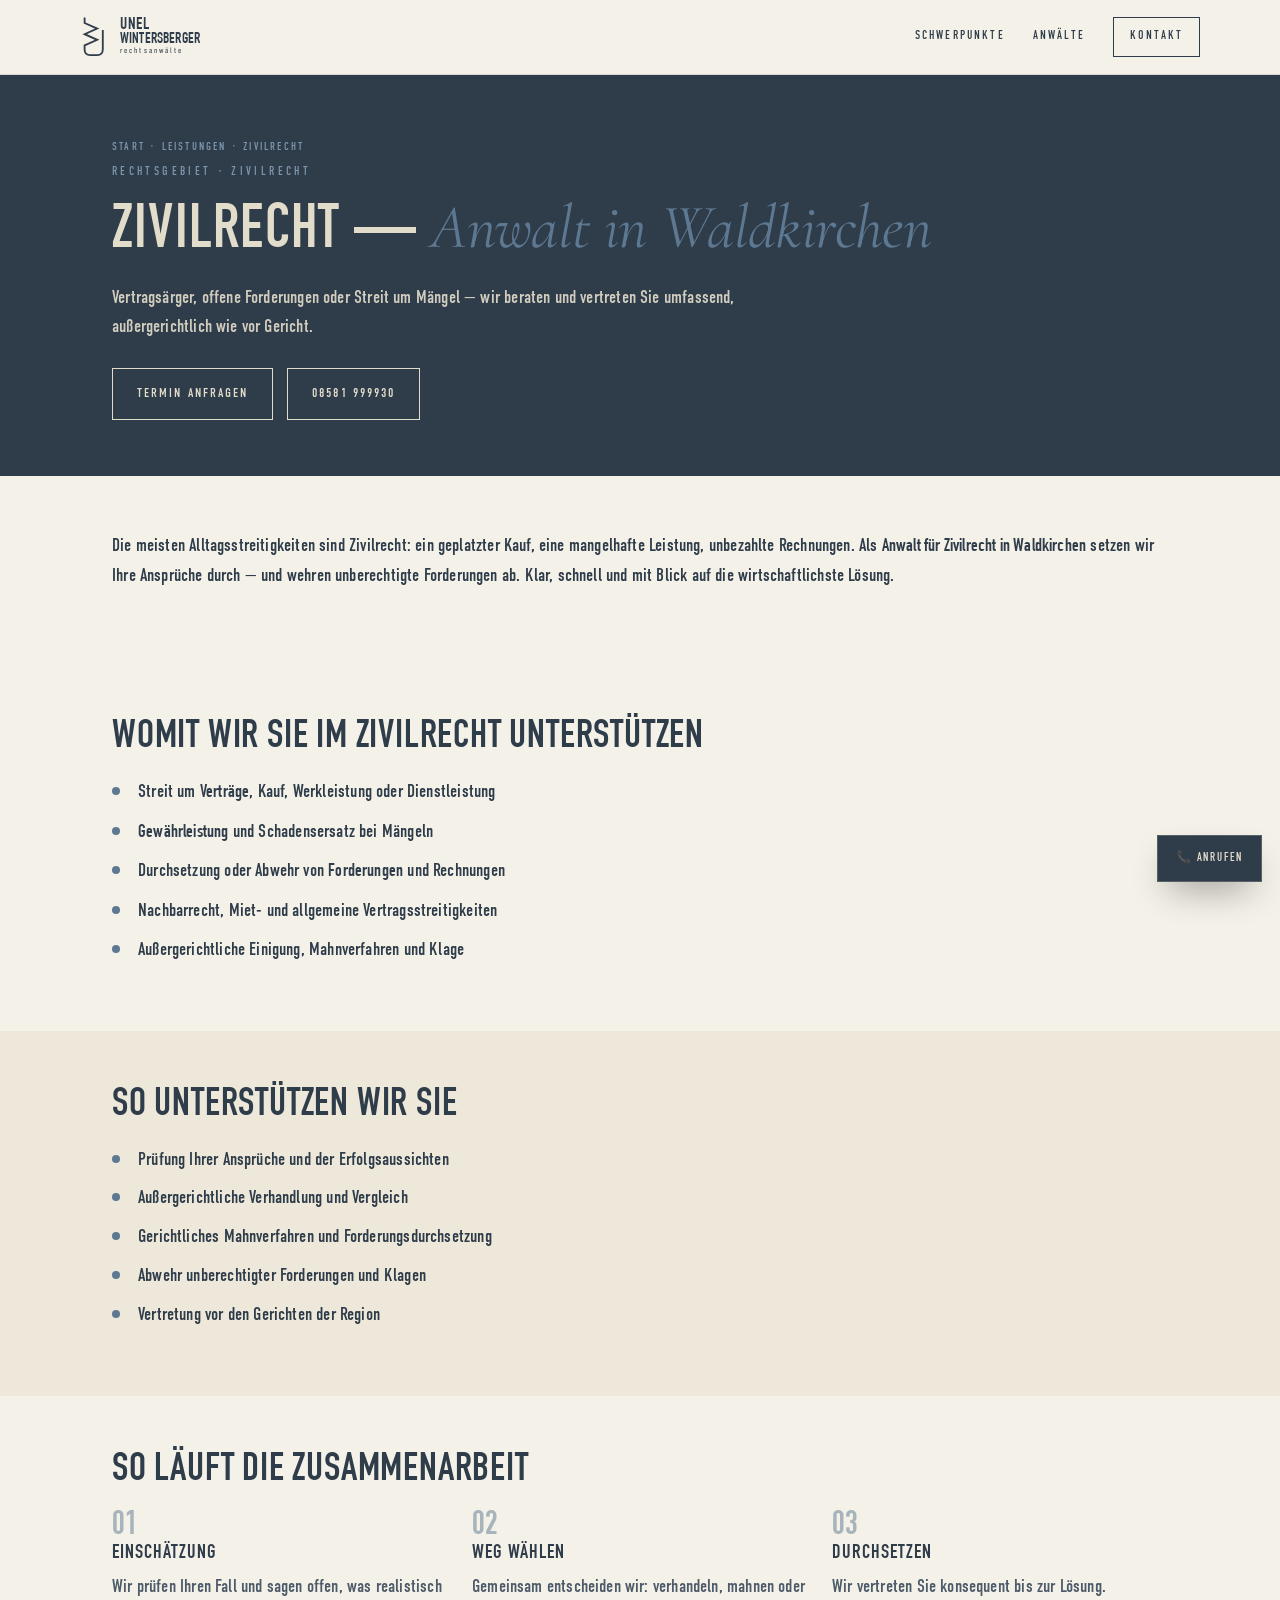
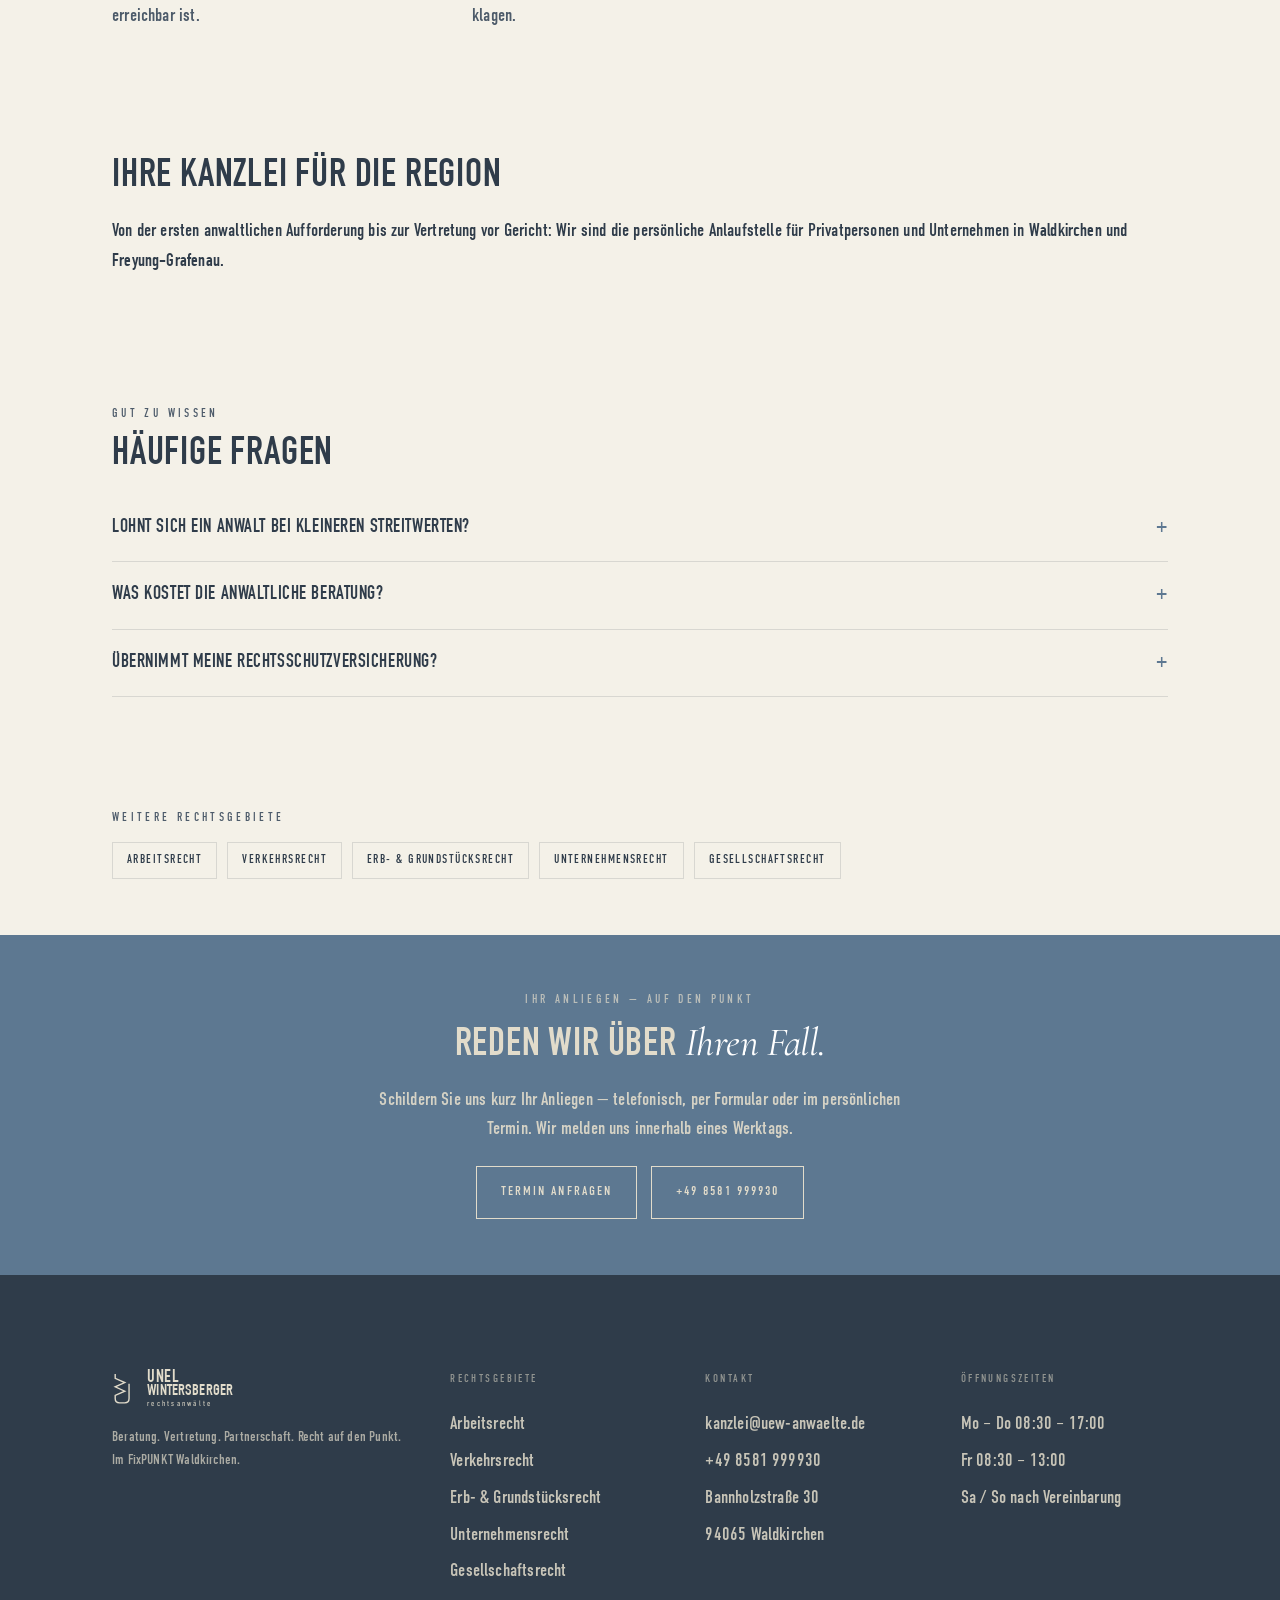
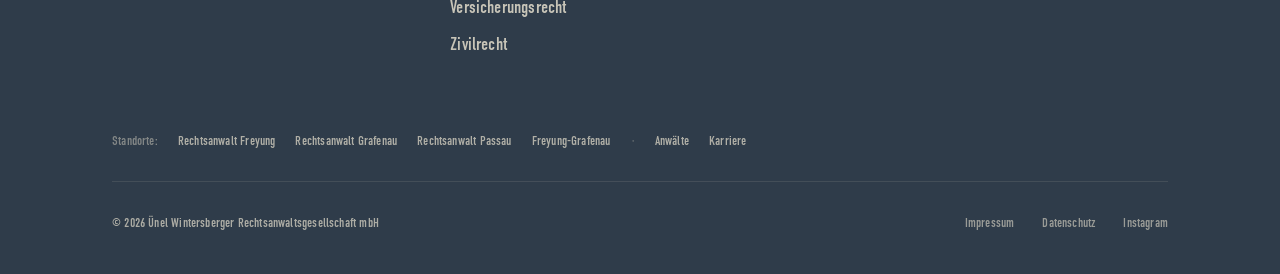
<file: leistungen/zivilrecht/index.html>
<!DOCTYPE html>
<html lang="de">
<head>
<meta charset="UTF-8" />
<meta name="viewport" content="width=device-width, initial-scale=1.0" />
<meta name="robots" content="noindex, nofollow" />
  <title>Anwalt Zivilrecht Waldkirchen — Verträge &amp; Forderungen | Ünel Wintersberger</title>
<meta name="description" content="Anwalt für Zivilrecht in Waldkirchen: Verträge, Forderungen, Gewährleistung, Schadensersatz. Außergerichtliche Einigung und Vertretung vor Gericht. Termin: 08581 999930." />
<link rel="canonical" href="https://uew-anwaelte.de/leistungen/zivilrecht/" />
<meta property="og:type" content="website" />
<meta property="og:locale" content="de_DE" />
<meta property="og:title" content="Anwalt Zivilrecht Waldkirchen — Verträge &amp; Forderungen | Ünel Wintersberger" />
<meta property="og:description" content="Anwalt für Zivilrecht in Waldkirchen: Verträge, Forderungen, Gewährleistung, Schadensersatz. Außergerichtliche Einigung und Vertretung vor Gericht. Termin: 08581 999930." />
<meta name="theme-color" content="#2f3c4a" />
<link rel="preconnect" href="https://fonts.googleapis.com" />
<link href="https://fonts.googleapis.com/css2?family=Cormorant+Garamond:ital@1&display=swap" rel="stylesheet" />
<link rel="stylesheet" href="../../assets/site.css" />
<script type="application/ld+json">{"@context":"https://schema.org","@type":"Service","serviceType":"Zivilrecht","provider":{"@type":"LegalService","name":"Ünel Wintersberger Rechtsanwaltsgesellschaft mbH","telephone":"+49 8581 999930","email":"kanzlei@uew-anwaelte.de","address":{"@type":"PostalAddress","streetAddress":"Bannholzstraße 30","postalCode":"94065","addressLocality":"Waldkirchen","addressCountry":"DE"},"geo":{"@type":"GeoCoordinates","latitude":48.7324593,"longitude":13.6092605},"url":"https://uew-anwaelte.de"},"areaServed":"Waldkirchen, Freyung, Grafenau, Niederbayern","name":"Anwalt Zivilrecht Waldkirchen — Verträge & Forderungen | Ünel Wintersberger","description":"Anwalt für Zivilrecht in Waldkirchen: Verträge, Forderungen, Gewährleistung, Schadensersatz. Außergerichtliche Einigung und Vertretung vor Gericht. Termin: 08581 999930.","url":"https://uew-anwaelte.de/leistungen/zivilrecht/"}</script>
<script type="application/ld+json">{"@context":"https://schema.org","@type":"BreadcrumbList","itemListElement":[{"@type":"ListItem","position":1,"name":"Start","item":"https://uew-anwaelte.de/"},{"@type":"ListItem","position":2,"name":"Leistungen","item":"https://uew-anwaelte.de/index.html#schwerpunkte"},{"@type":"ListItem","position":3,"name":"Zivilrecht","item":"https://uew-anwaelte.de/leistungen/zivilrecht/"}]}</script>
<script type="application/ld+json">{"@context":"https://schema.org","@type":"FAQPage","mainEntity":[{"@type":"Question","name":"Lohnt sich ein Anwalt bei kleineren Streitwerten?","acceptedAnswer":{"@type":"Answer","text":"Oft schon der erste anwaltliche Brief bewegt die Gegenseite. Wir schätzen vorab ein, ob sich das Vorgehen wirtschaftlich lohnt — und klären eine mögliche Kostendeckung durch Ihre Versicherung."}},{"@type":"Question","name":"Was kostet die anwaltliche Beratung?","acceptedAnswer":{"@type":"Answer","text":"Die Vergütung richtet sich nach dem Rechtsanwaltsvergütungsgesetz (RVG) oder einer transparenten Honorarvereinbarung. Den Kostenrahmen besprechen wir offen zu Beginn — keine versteckten Kosten. Ob Ihre Rechtsschutzversicherung eintritt, klären wir für Sie vorab."}},{"@type":"Question","name":"Übernimmt meine Rechtsschutzversicherung?","acceptedAnswer":{"@type":"Answer","text":"In vielen Fällen ja. Wir holen für Sie die Deckungsanfrage ein und rechnen direkt mit Ihrer Versicherung ab. Sie müssen sich darum nicht kümmern."}}]}</script>
</head>
<body>
<header class="hd"><div class="wrap hd-in">
  <a class="brand" href="../../index.html" aria-label="Zur Startseite">
    <svg class="mark" viewBox="0 0 360 600" fill="none" stroke="currentColor" stroke-width="26" aria-hidden="true"><path d="M60 20L60 100L240 180L60 260L240 340L60 420L60 480Q60 560 140 560L240 560Q320 560 320 480L320 200"/></svg>
    <span class="wm" style="font-size:15px"><span class="wm-u">Unel</span><span class="wm-w">Wintersberger</span><span class="wm-r">rechtsanwälte</span></span>
  </a>
  <nav>
    <a href="../../index.html#schwerpunkte">Schwerpunkte</a>
    <a href="../../index.html#team">Anwälte</a>
    <a class="cta" href="../../index.html#kontakt">Kontakt</a>
  </nav>
</div></header>
<div class="hero"><div class="wrap">
  <div class="crumbs"><a href="../../index.html">Start</a> · <a href="../../index.html#schwerpunkte">Leistungen</a> · <span>Zivilrecht</span></div>
  <div class="eyebrow">Rechtsgebiet · Zivilrecht</div>
  <h1>Zivilrecht — <span class='serif'>Anwalt in Waldkirchen</span></h1>
  <p class="lead">Vertragsärger, offene Forderungen oder Streit um Mängel — wir beraten und vertreten Sie umfassend, außergerichtlich wie vor Gericht.</p>
  <div style="margin-top:26px;display:flex;gap:14px;flex-wrap:wrap">
    <a class="btn light" href="../../index.html#kontakt">Termin anfragen</a>
    <a class="btn light" href="tel:+498581999930">08581 999930</a>
  </div>
</div></div>
<section><div class="wrap"><p class='lead'>Die meisten Alltagsstreitigkeiten sind Zivilrecht: ein geplatzter Kauf, eine mangelhafte Leistung, unbezahlte Rechnungen. Als <strong>Anwalt für Zivilrecht in Waldkirchen</strong> setzen wir Ihre Ansprüche durch — und wehren unberechtigte Forderungen ab. Klar, schnell und mit Blick auf die wirtschaftlichste Lösung.</p></div></section><section><div class="wrap"><h2>Womit wir Sie im Zivilrecht unterstützen</h2><ul class="ticks"><li>Streit um <strong>Verträge</strong>, Kauf, Werkleistung oder Dienstleistung</li><li><strong>Gewährleistung</strong> und Schadensersatz bei Mängeln</li><li>Durchsetzung oder Abwehr von <strong>Forderungen</strong> und Rechnungen</li><li>Nachbarrecht, Miet- und allgemeine Vertragsstreitigkeiten</li><li>Außergerichtliche Einigung, Mahnverfahren und Klage</li></ul></div></section><section class="band"><div class="wrap"><h2>So unterstützen wir Sie</h2><ul class="ticks"><li>Prüfung Ihrer Ansprüche und der Erfolgsaussichten</li><li>Außergerichtliche Verhandlung und Vergleich</li><li>Gerichtliches Mahnverfahren und Forderungsdurchsetzung</li><li>Abwehr unberechtigter Forderungen und Klagen</li><li>Vertretung vor den Gerichten der Region</li></ul></div></section><section><div class="wrap"><h2>So läuft die Zusammenarbeit</h2><div class="steps"><div class="step"><div class="n">01</div><h3>Einschätzung</h3><p class="muted">Wir prüfen Ihren Fall und sagen offen, was realistisch erreichbar ist.</p></div><div class="step"><div class="n">02</div><h3>Weg wählen</h3><p class="muted">Gemeinsam entscheiden wir: verhandeln, mahnen oder klagen.</p></div><div class="step"><div class="n">03</div><h3>Durchsetzen</h3><p class="muted">Wir vertreten Sie konsequent bis zur Lösung.</p></div></div></div></section><section><div class="wrap"><h2>Ihre Kanzlei für die Region</h2><p>Von der ersten anwaltlichen Aufforderung bis zur Vertretung vor Gericht: Wir sind die persönliche Anlaufstelle für Privatpersonen und Unternehmen in <strong>Waldkirchen</strong> und <strong>Freyung-Grafenau</strong>.</p></div></section><section class="faq"><div class="wrap"><div class="eyebrow">Gut zu wissen</div><h2 style="margin-top:12px">Häufige Fragen</h2><details><summary>Lohnt sich ein Anwalt bei kleineren Streitwerten?</summary><div class="a"><p>Oft schon der erste anwaltliche Brief bewegt die Gegenseite. Wir schätzen vorab ein, ob sich das Vorgehen wirtschaftlich lohnt — und klären eine mögliche Kostendeckung durch Ihre Versicherung.</p></div></details><details><summary>Was kostet die anwaltliche Beratung?</summary><div class="a"><p>Die Vergütung richtet sich nach dem Rechtsanwaltsvergütungsgesetz (RVG) oder einer transparenten Honorarvereinbarung. Den Kostenrahmen besprechen wir offen zu Beginn — keine versteckten Kosten. Ob Ihre Rechtsschutzversicherung eintritt, klären wir für Sie vorab.</p></div></details><details><summary>Übernimmt meine Rechtsschutzversicherung?</summary><div class="a"><p>In vielen Fällen ja. Wir holen für Sie die Deckungsanfrage ein und rechnen direkt mit Ihrer Versicherung ab. Sie müssen sich darum nicht kümmern.</p></div></details></div></section><section><div class="wrap"><div class="eyebrow">Weitere Rechtsgebiete</div><div class="related"><a href="../../leistungen/arbeitsrecht/">Arbeitsrecht</a><a href="../../leistungen/verkehrsrecht/">Verkehrsrecht</a><a href="../../leistungen/erbrecht/">Erb- & Grundstücksrecht</a><a href="../../leistungen/unternehmensrecht/">Unternehmensrecht</a><a href="../../leistungen/gesellschaftsrecht/">Gesellschaftsrecht</a></div></div></section><section class="cta-band"><div class="wrap">
  <div class="eyebrow" style="color:rgba(226,220,203,.7)">Ihr Anliegen — auf den Punkt</div>
  <h2 style="margin-top:12px">Reden wir über <span class="serif" style="color:#fff">Ihren Fall.</span></h2>
  <p style="color:var(--cream);opacity:.9;max-width:560px;margin:16px auto 0">Schildern Sie uns kurz Ihr Anliegen — telefonisch, per Formular oder im persönlichen Termin. Wir melden uns innerhalb eines Werktags.</p>
  <div class="btns">
    <a class="btn light" href="../../index.html#kontakt">Termin anfragen</a>
    <a class="btn light" href="tel:+498581999930">+49 8581 999930</a>
  </div>
</div></section>
<footer class="footer"><div class="wrap">
  <div class="footer-grid">
    <div>
      <div style="display:flex;align-items:center;gap:16px;margin-bottom:18px">
        <svg viewBox="0 0 360 600" style="height:32px;width:auto;color:var(--cream)" fill="none" stroke="currentColor" stroke-width="26" aria-hidden="true"><path d="M60 20L60 100L240 180L60 260L240 340L60 420L60 480Q60 560 140 560L240 560Q320 560 320 480L320 200"/></svg>
        <span class="wm" style="font-size:16px"><span class="wm-u">Unel</span><span class="wm-w">Wintersberger</span><span class="wm-r">rechtsanwälte</span></span>
      </div>
      <p style="font-size:14px;line-height:1.6;opacity:.7;max-width:340px">Beratung. Vertretung. Partnerschaft. Recht auf den Punkt. Im FixPUNKT Waldkirchen.</p>
    </div>
    <div>
      <h5>Rechtsgebiete</h5>
      <a href="../../leistungen/arbeitsrecht/">Arbeitsrecht</a>
      <a href="../../leistungen/verkehrsrecht/">Verkehrsrecht</a>
      <a href="../../leistungen/erbrecht/">Erb- &amp; Grundstücksrecht</a>
      <a href="../../leistungen/unternehmensrecht/">Unternehmensrecht</a>
      <a href="../../leistungen/gesellschaftsrecht/">Gesellschaftsrecht</a>
      <a href="../../leistungen/versicherungsrecht/">Versicherungsrecht</a>
      <a href="../../leistungen/zivilrecht/">Zivilrecht</a>
    </div>
    <div>
      <h5>Kontakt</h5>
      <a href="mailto:kanzlei@uew-anwaelte.de">kanzlei@uew-anwaelte.de</a>
      <a href="tel:+498581999930">+49 8581 999930</a>
      <a>Bannholzstraße 30</a>
      <a>94065 Waldkirchen</a>
    </div>
    <div>
      <h5>Öffnungszeiten</h5>
      <a>Mo – Do 08:30 – 17:00</a>
      <a>Fr 08:30 – 13:00</a>
      <a>Sa / So nach Vereinbarung</a>
    </div>
  </div>
  <div style="display:flex;flex-wrap:wrap;align-items:center;gap:8px 20px;padding:0 0 24px;font-size:13px;opacity:.85">
    <span style="opacity:.55">Standorte:</span>
    <a href="../../standorte/rechtsanwalt-freyung/">Rechtsanwalt Freyung</a>
    <a href="../../standorte/rechtsanwalt-grafenau/">Rechtsanwalt Grafenau</a>
    <a href="../../standorte/rechtsanwalt-passau/">Rechtsanwalt Passau</a>
    <a href="../../standorte/freyung-grafenau/">Freyung-Grafenau</a>
    <span style="opacity:.3">·</span>
    <a href="../../index.html#team">Anwälte</a>
    <a href="../../index.html#karriere">Karriere</a>
  </div>
  <div class="footer-base">
    <div>© 2026 Ünel Wintersberger Rechtsanwaltsgesellschaft mbH</div>
    <div style="display:flex;gap:28px">
      <a href="../../index.html#kontakt">Impressum</a>
      <a href="../../index.html#kontakt">Datenschutz</a>
      <a>Instagram</a>
    </div>
  </div>
</div></footer>
<a class="fcall" href="tel:+498581999930" aria-label="Kanzlei anrufen">📞 Anrufen</a>
</body>
</html>
</file>
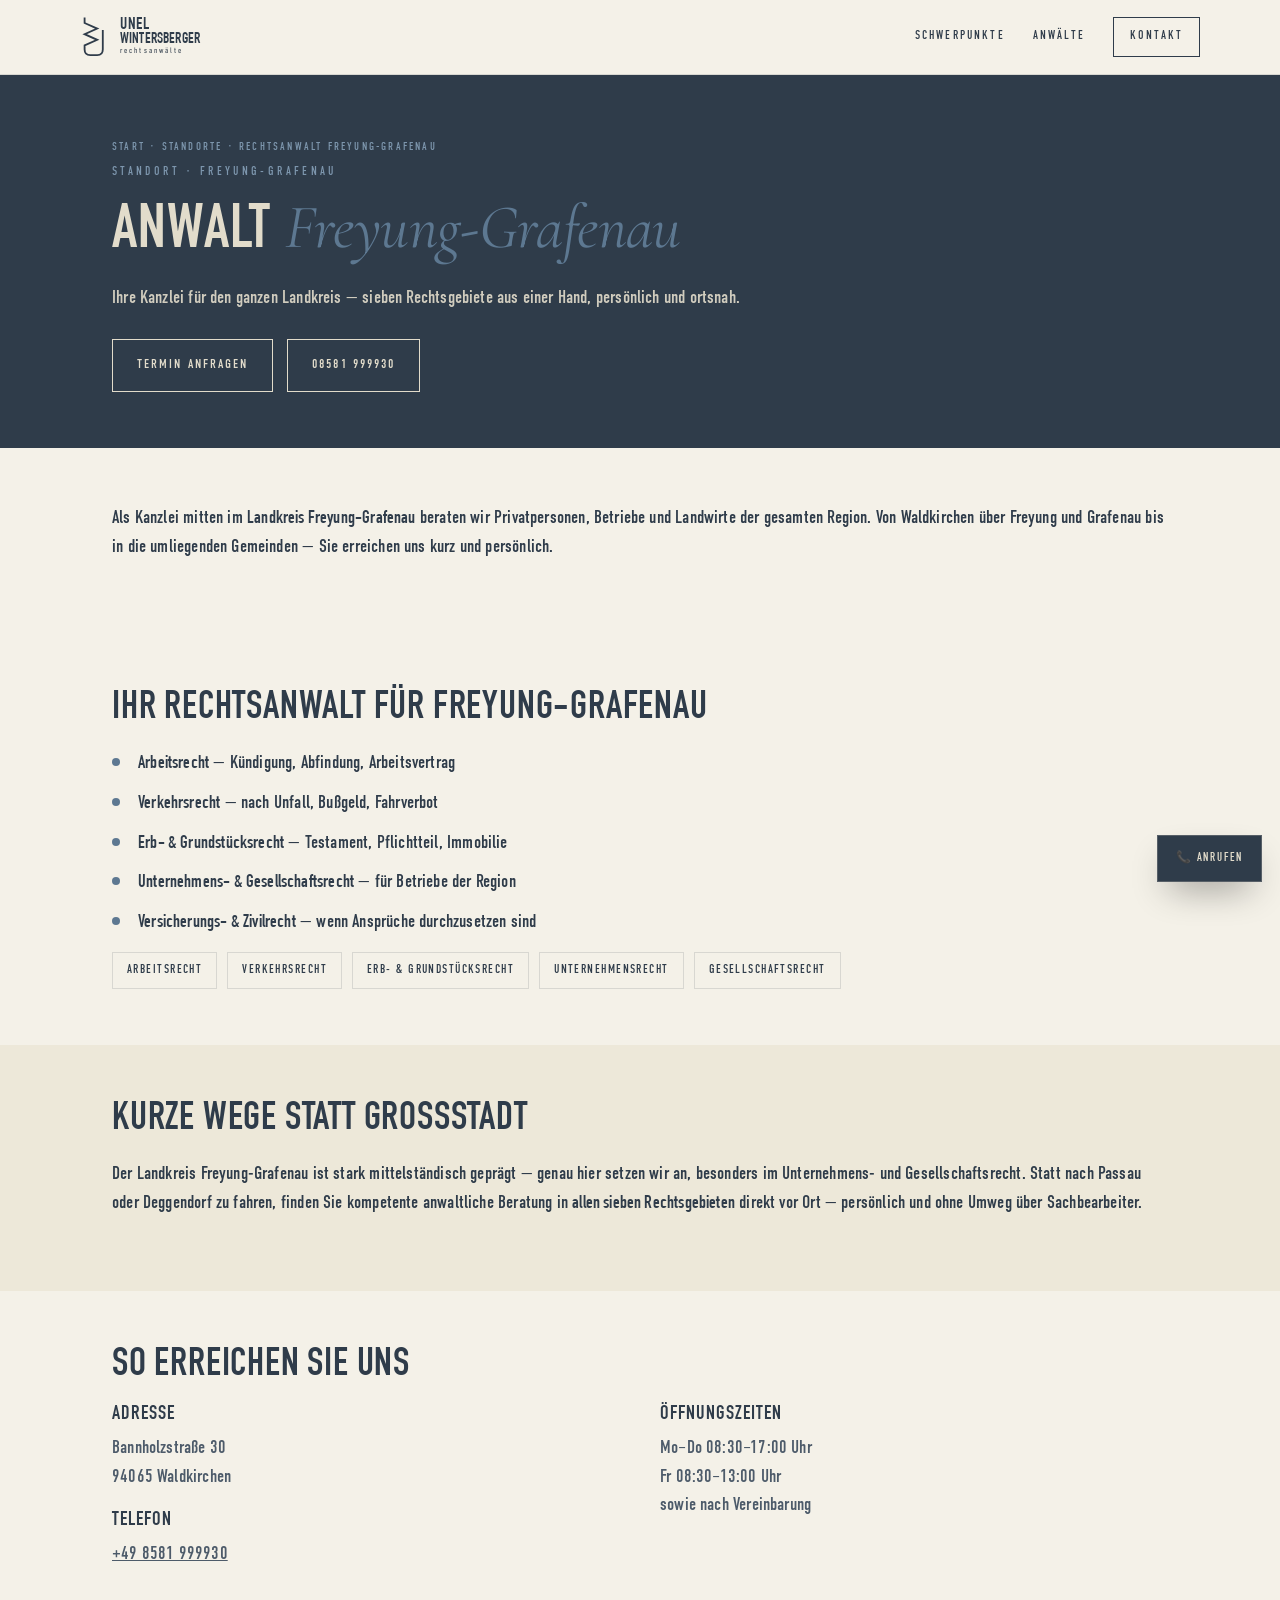
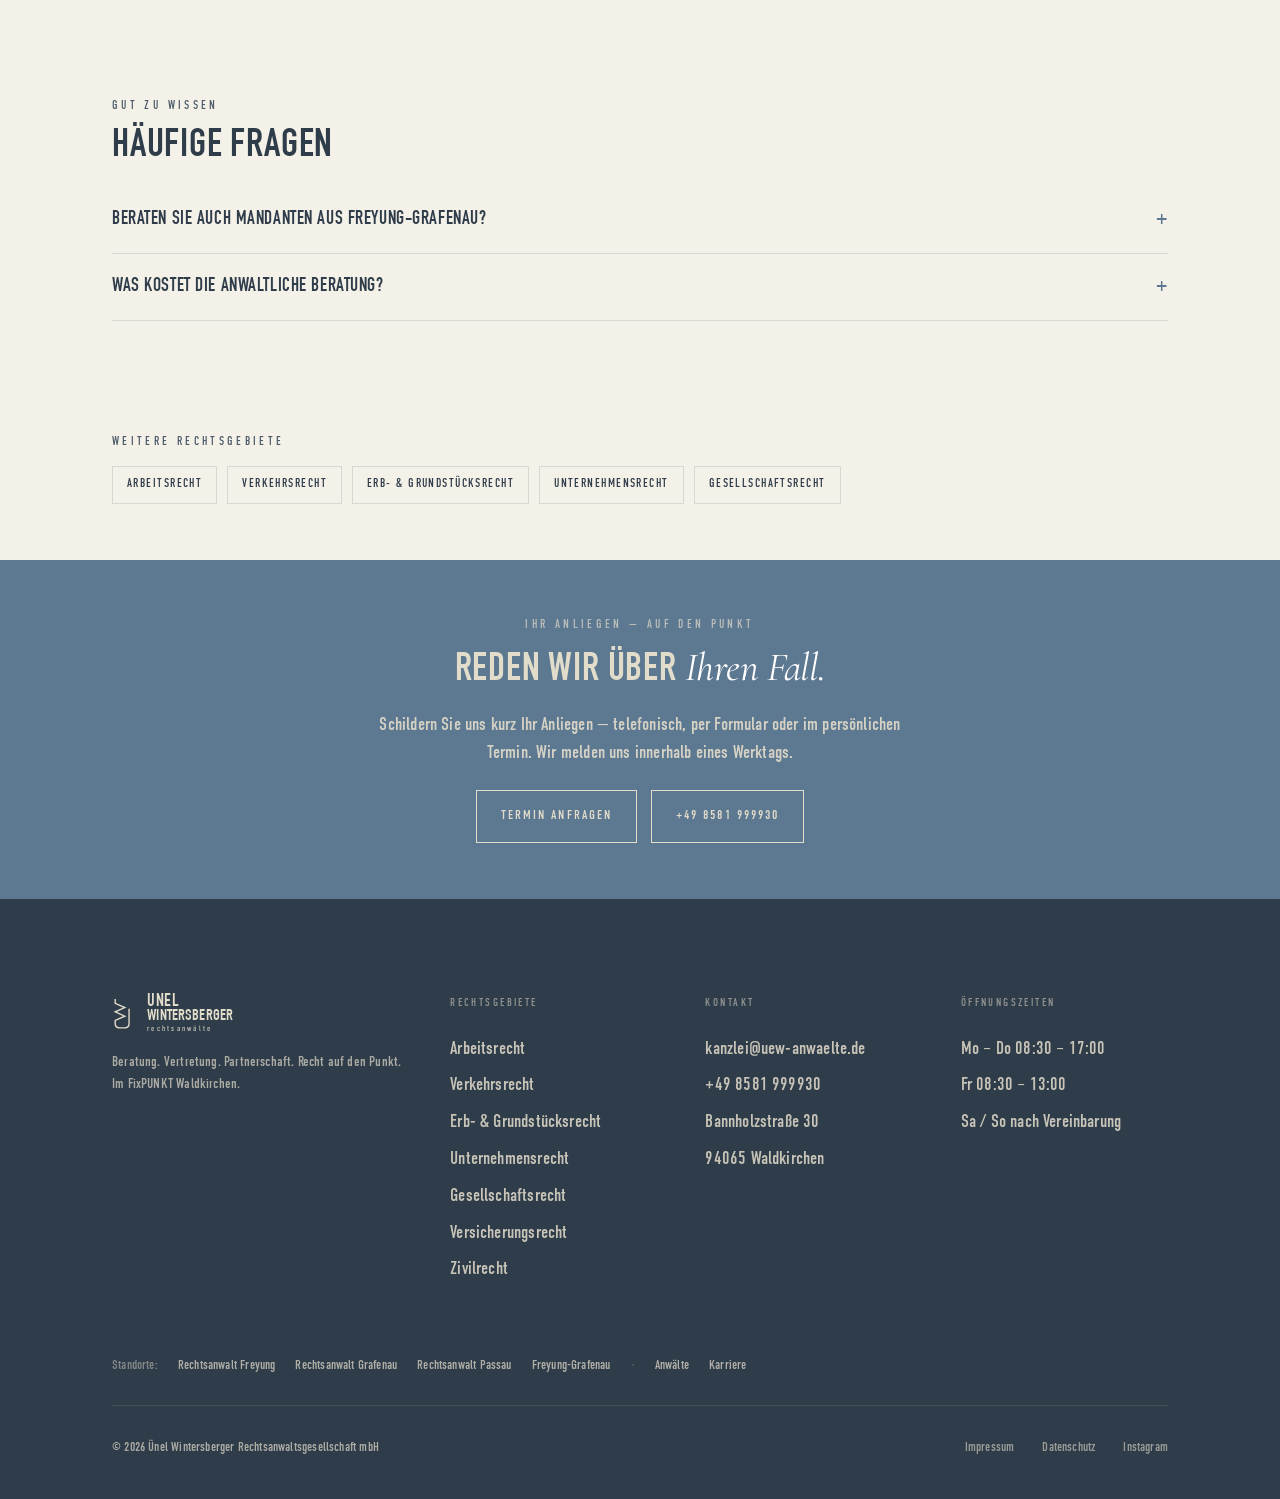
<file: standorte/freyung-grafenau/index.html>
<!DOCTYPE html>
<html lang="de">
<head>
<meta charset="UTF-8" />
<meta name="viewport" content="width=device-width, initial-scale=1.0" />
<meta name="robots" content="noindex, nofollow" />
  <title>Anwalt Freyung-Grafenau — Kanzlei für den ganzen Landkreis | Ünel Wintersberger</title>
<meta name="description" content="Anwalt für den Landkreis Freyung-Grafenau: alle sieben Rechtsgebiete aus einer Hand, persönlich in Waldkirchen. Für Privatpersonen und Unternehmen der Region. Termin: 08581 999930." />
<link rel="canonical" href="https://uew-anwaelte.de/standorte/freyung-grafenau/" />
<meta property="og:type" content="website" />
<meta property="og:locale" content="de_DE" />
<meta property="og:title" content="Anwalt Freyung-Grafenau — Kanzlei für den ganzen Landkreis | Ünel Wintersberger" />
<meta property="og:description" content="Anwalt für den Landkreis Freyung-Grafenau: alle sieben Rechtsgebiete aus einer Hand, persönlich in Waldkirchen. Für Privatpersonen und Unternehmen der Region. Termin: 08581 999930." />
<meta name="theme-color" content="#2f3c4a" />
<link rel="preconnect" href="https://fonts.googleapis.com" />
<link href="https://fonts.googleapis.com/css2?family=Cormorant+Garamond:ital@1&display=swap" rel="stylesheet" />
<link rel="stylesheet" href="../../assets/site.css" />
<script type="application/ld+json">{"@context":"https://schema.org","@type":"Service","serviceType":"Rechtsanwaltliche Beratung und Vertretung","provider":{"@type":"LegalService","name":"Ünel Wintersberger Rechtsanwaltsgesellschaft mbH","telephone":"+49 8581 999930","email":"kanzlei@uew-anwaelte.de","address":{"@type":"PostalAddress","streetAddress":"Bannholzstraße 30","postalCode":"94065","addressLocality":"Waldkirchen","addressCountry":"DE"},"geo":{"@type":"GeoCoordinates","latitude":48.7324593,"longitude":13.6092605},"url":"https://uew-anwaelte.de"},"areaServed":"Landkreis Freyung-Grafenau, Niederbayern","name":"Anwalt Freyung-Grafenau — Kanzlei für den ganzen Landkreis | Ünel Wintersberger","description":"Anwalt für den Landkreis Freyung-Grafenau: alle sieben Rechtsgebiete aus einer Hand, persönlich in Waldkirchen. Für Privatpersonen und Unternehmen der Region. Termin: 08581 999930.","url":"https://uew-anwaelte.de/standorte/freyung-grafenau/"}</script>
<script type="application/ld+json">{"@context":"https://schema.org","@type":"BreadcrumbList","itemListElement":[{"@type":"ListItem","position":1,"name":"Start","item":"https://uew-anwaelte.de/"},{"@type":"ListItem","position":2,"name":"Standorte","item":"https://uew-anwaelte.de/index.html"},{"@type":"ListItem","position":3,"name":"Rechtsanwalt Freyung-Grafenau","item":"https://uew-anwaelte.de/standorte/freyung-grafenau/"}]}</script>
<script type="application/ld+json">{"@context":"https://schema.org","@type":"FAQPage","mainEntity":[{"@type":"Question","name":"Beraten Sie auch Mandanten aus Freyung-Grafenau?","acceptedAnswer":{"@type":"Answer","text":"Ja. Wir vertreten regelmäßig Mandantinnen und Mandanten aus Freyung-Grafenau und dem gesamten Landkreis Freyung-Grafenau — vor Ort in Waldkirchen sowie per Telefon- und Video-Termin."}},{"@type":"Question","name":"Was kostet die anwaltliche Beratung?","acceptedAnswer":{"@type":"Answer","text":"Die Vergütung richtet sich nach dem Rechtsanwaltsvergütungsgesetz (RVG) oder einer transparenten Honorarvereinbarung. Den Kostenrahmen besprechen wir offen zu Beginn — keine versteckten Kosten. Ob Ihre Rechtsschutzversicherung eintritt, klären wir für Sie vorab."}}]}</script>
</head>
<body>
<header class="hd"><div class="wrap hd-in">
  <a class="brand" href="../../index.html" aria-label="Zur Startseite">
    <svg class="mark" viewBox="0 0 360 600" fill="none" stroke="currentColor" stroke-width="26" aria-hidden="true"><path d="M60 20L60 100L240 180L60 260L240 340L60 420L60 480Q60 560 140 560L240 560Q320 560 320 480L320 200"/></svg>
    <span class="wm" style="font-size:15px"><span class="wm-u">Unel</span><span class="wm-w">Wintersberger</span><span class="wm-r">rechtsanwälte</span></span>
  </a>
  <nav>
    <a href="../../index.html#schwerpunkte">Schwerpunkte</a>
    <a href="../../index.html#team">Anwälte</a>
    <a class="cta" href="../../index.html#kontakt">Kontakt</a>
  </nav>
</div></header>
<div class="hero"><div class="wrap">
  <div class="crumbs"><a href="../../index.html">Start</a> · <a href="../../index.html">Standorte</a> · <span>Rechtsanwalt Freyung-Grafenau</span></div>
  <div class="eyebrow">Standort · Freyung-Grafenau</div>
  <h1>Anwalt <span class='serif'>Freyung-Grafenau</span></h1>
  <p class="lead">Ihre Kanzlei für den ganzen Landkreis — sieben Rechtsgebiete aus einer Hand, persönlich und ortsnah.</p>
  <div style="margin-top:26px;display:flex;gap:14px;flex-wrap:wrap">
    <a class="btn light" href="../../index.html#kontakt">Termin anfragen</a>
    <a class="btn light" href="tel:+498581999930">08581 999930</a>
  </div>
</div></div>
<section><div class="wrap"><p class='lead'>Als Kanzlei mitten im <strong>Landkreis Freyung-Grafenau</strong> beraten wir Privatpersonen, Betriebe und Landwirte der gesamten Region. Von Waldkirchen über Freyung und Grafenau bis in die umliegenden Gemeinden — Sie erreichen uns kurz und persönlich.</p></div></section><section><div class="wrap"><h2>Ihr Rechtsanwalt für Freyung-Grafenau</h2><ul class="ticks"><li><strong>Arbeitsrecht</strong> — Kündigung, Abfindung, Arbeitsvertrag</li><li><strong>Verkehrsrecht</strong> — nach Unfall, Bußgeld, Fahrverbot</li><li><strong>Erb- &amp; Grundstücksrecht</strong> — Testament, Pflichtteil, Immobilie</li><li><strong>Unternehmens- &amp; Gesellschaftsrecht</strong> — für Betriebe der Region</li><li><strong>Versicherungs- &amp; Zivilrecht</strong> — wenn Ansprüche durchzusetzen sind</li></ul><div class="related"><a href="../../leistungen/arbeitsrecht/">Arbeitsrecht</a><a href="../../leistungen/verkehrsrecht/">Verkehrsrecht</a><a href="../../leistungen/erbrecht/">Erb- & Grundstücksrecht</a><a href="../../leistungen/unternehmensrecht/">Unternehmensrecht</a><a href="../../leistungen/gesellschaftsrecht/">Gesellschaftsrecht</a></div></div></section><section class="band"><div class="wrap"><h2>Kurze Wege statt Großstadt</h2><p>Der Landkreis Freyung-Grafenau ist stark mittelständisch geprägt — genau hier setzen wir an, besonders im Unternehmens- und Gesellschaftsrecht. Statt nach Passau oder Deggendorf zu fahren, finden Sie kompetente anwaltliche Beratung in <strong>allen sieben Rechtsgebieten</strong> direkt vor Ort — persönlich und ohne Umweg über Sachbearbeiter.</p></div></section><section><div class="wrap"><h2>So erreichen Sie uns</h2><div class='grid2'><div><h3>Adresse</h3><p class='muted'>Bannholzstraße 30<br>94065 Waldkirchen</p><h3 style='margin-top:20px'>Telefon</h3><p class='muted'><a href='tel:+498581999930' style='text-decoration:underline'>+49 8581 999930</a></p></div><div><h3>Öffnungszeiten</h3><p class='muted'>Mo–Do 08:30–17:00 Uhr<br>Fr 08:30–13:00 Uhr<br>sowie nach Vereinbarung</p></div></div></div></section><section class="faq"><div class="wrap"><div class="eyebrow">Gut zu wissen</div><h2 style="margin-top:12px">Häufige Fragen</h2><details><summary>Beraten Sie auch Mandanten aus Freyung-Grafenau?</summary><div class="a"><p>Ja. Wir vertreten regelmäßig Mandantinnen und Mandanten aus Freyung-Grafenau und dem gesamten Landkreis Freyung-Grafenau — vor Ort in Waldkirchen sowie per Telefon- und Video-Termin.</p></div></details><details><summary>Was kostet die anwaltliche Beratung?</summary><div class="a"><p>Die Vergütung richtet sich nach dem Rechtsanwaltsvergütungsgesetz (RVG) oder einer transparenten Honorarvereinbarung. Den Kostenrahmen besprechen wir offen zu Beginn — keine versteckten Kosten. Ob Ihre Rechtsschutzversicherung eintritt, klären wir für Sie vorab.</p></div></details></div></section><section><div class="wrap"><div class="eyebrow">Weitere Rechtsgebiete</div><div class="related"><a href="../../leistungen/arbeitsrecht/">Arbeitsrecht</a><a href="../../leistungen/verkehrsrecht/">Verkehrsrecht</a><a href="../../leistungen/erbrecht/">Erb- & Grundstücksrecht</a><a href="../../leistungen/unternehmensrecht/">Unternehmensrecht</a><a href="../../leistungen/gesellschaftsrecht/">Gesellschaftsrecht</a></div></div></section><section class="cta-band"><div class="wrap">
  <div class="eyebrow" style="color:rgba(226,220,203,.7)">Ihr Anliegen — auf den Punkt</div>
  <h2 style="margin-top:12px">Reden wir über <span class="serif" style="color:#fff">Ihren Fall.</span></h2>
  <p style="color:var(--cream);opacity:.9;max-width:560px;margin:16px auto 0">Schildern Sie uns kurz Ihr Anliegen — telefonisch, per Formular oder im persönlichen Termin. Wir melden uns innerhalb eines Werktags.</p>
  <div class="btns">
    <a class="btn light" href="../../index.html#kontakt">Termin anfragen</a>
    <a class="btn light" href="tel:+498581999930">+49 8581 999930</a>
  </div>
</div></section>
<footer class="footer"><div class="wrap">
  <div class="footer-grid">
    <div>
      <div style="display:flex;align-items:center;gap:16px;margin-bottom:18px">
        <svg viewBox="0 0 360 600" style="height:32px;width:auto;color:var(--cream)" fill="none" stroke="currentColor" stroke-width="26" aria-hidden="true"><path d="M60 20L60 100L240 180L60 260L240 340L60 420L60 480Q60 560 140 560L240 560Q320 560 320 480L320 200"/></svg>
        <span class="wm" style="font-size:16px"><span class="wm-u">Unel</span><span class="wm-w">Wintersberger</span><span class="wm-r">rechtsanwälte</span></span>
      </div>
      <p style="font-size:14px;line-height:1.6;opacity:.7;max-width:340px">Beratung. Vertretung. Partnerschaft. Recht auf den Punkt. Im FixPUNKT Waldkirchen.</p>
    </div>
    <div>
      <h5>Rechtsgebiete</h5>
      <a href="../../leistungen/arbeitsrecht/">Arbeitsrecht</a>
      <a href="../../leistungen/verkehrsrecht/">Verkehrsrecht</a>
      <a href="../../leistungen/erbrecht/">Erb- &amp; Grundstücksrecht</a>
      <a href="../../leistungen/unternehmensrecht/">Unternehmensrecht</a>
      <a href="../../leistungen/gesellschaftsrecht/">Gesellschaftsrecht</a>
      <a href="../../leistungen/versicherungsrecht/">Versicherungsrecht</a>
      <a href="../../leistungen/zivilrecht/">Zivilrecht</a>
    </div>
    <div>
      <h5>Kontakt</h5>
      <a href="mailto:kanzlei@uew-anwaelte.de">kanzlei@uew-anwaelte.de</a>
      <a href="tel:+498581999930">+49 8581 999930</a>
      <a>Bannholzstraße 30</a>
      <a>94065 Waldkirchen</a>
    </div>
    <div>
      <h5>Öffnungszeiten</h5>
      <a>Mo – Do 08:30 – 17:00</a>
      <a>Fr 08:30 – 13:00</a>
      <a>Sa / So nach Vereinbarung</a>
    </div>
  </div>
  <div style="display:flex;flex-wrap:wrap;align-items:center;gap:8px 20px;padding:0 0 24px;font-size:13px;opacity:.85">
    <span style="opacity:.55">Standorte:</span>
    <a href="../../standorte/rechtsanwalt-freyung/">Rechtsanwalt Freyung</a>
    <a href="../../standorte/rechtsanwalt-grafenau/">Rechtsanwalt Grafenau</a>
    <a href="../../standorte/rechtsanwalt-passau/">Rechtsanwalt Passau</a>
    <a href="../../standorte/freyung-grafenau/">Freyung-Grafenau</a>
    <span style="opacity:.3">·</span>
    <a href="../../index.html#team">Anwälte</a>
    <a href="../../index.html#karriere">Karriere</a>
  </div>
  <div class="footer-base">
    <div>© 2026 Ünel Wintersberger Rechtsanwaltsgesellschaft mbH</div>
    <div style="display:flex;gap:28px">
      <a href="../../index.html#kontakt">Impressum</a>
      <a href="../../index.html#kontakt">Datenschutz</a>
      <a>Instagram</a>
    </div>
  </div>
</div></footer>
<a class="fcall" href="tel:+498581999930" aria-label="Kanzlei anrufen">📞 Anrufen</a>
</body>
</html>
</file>
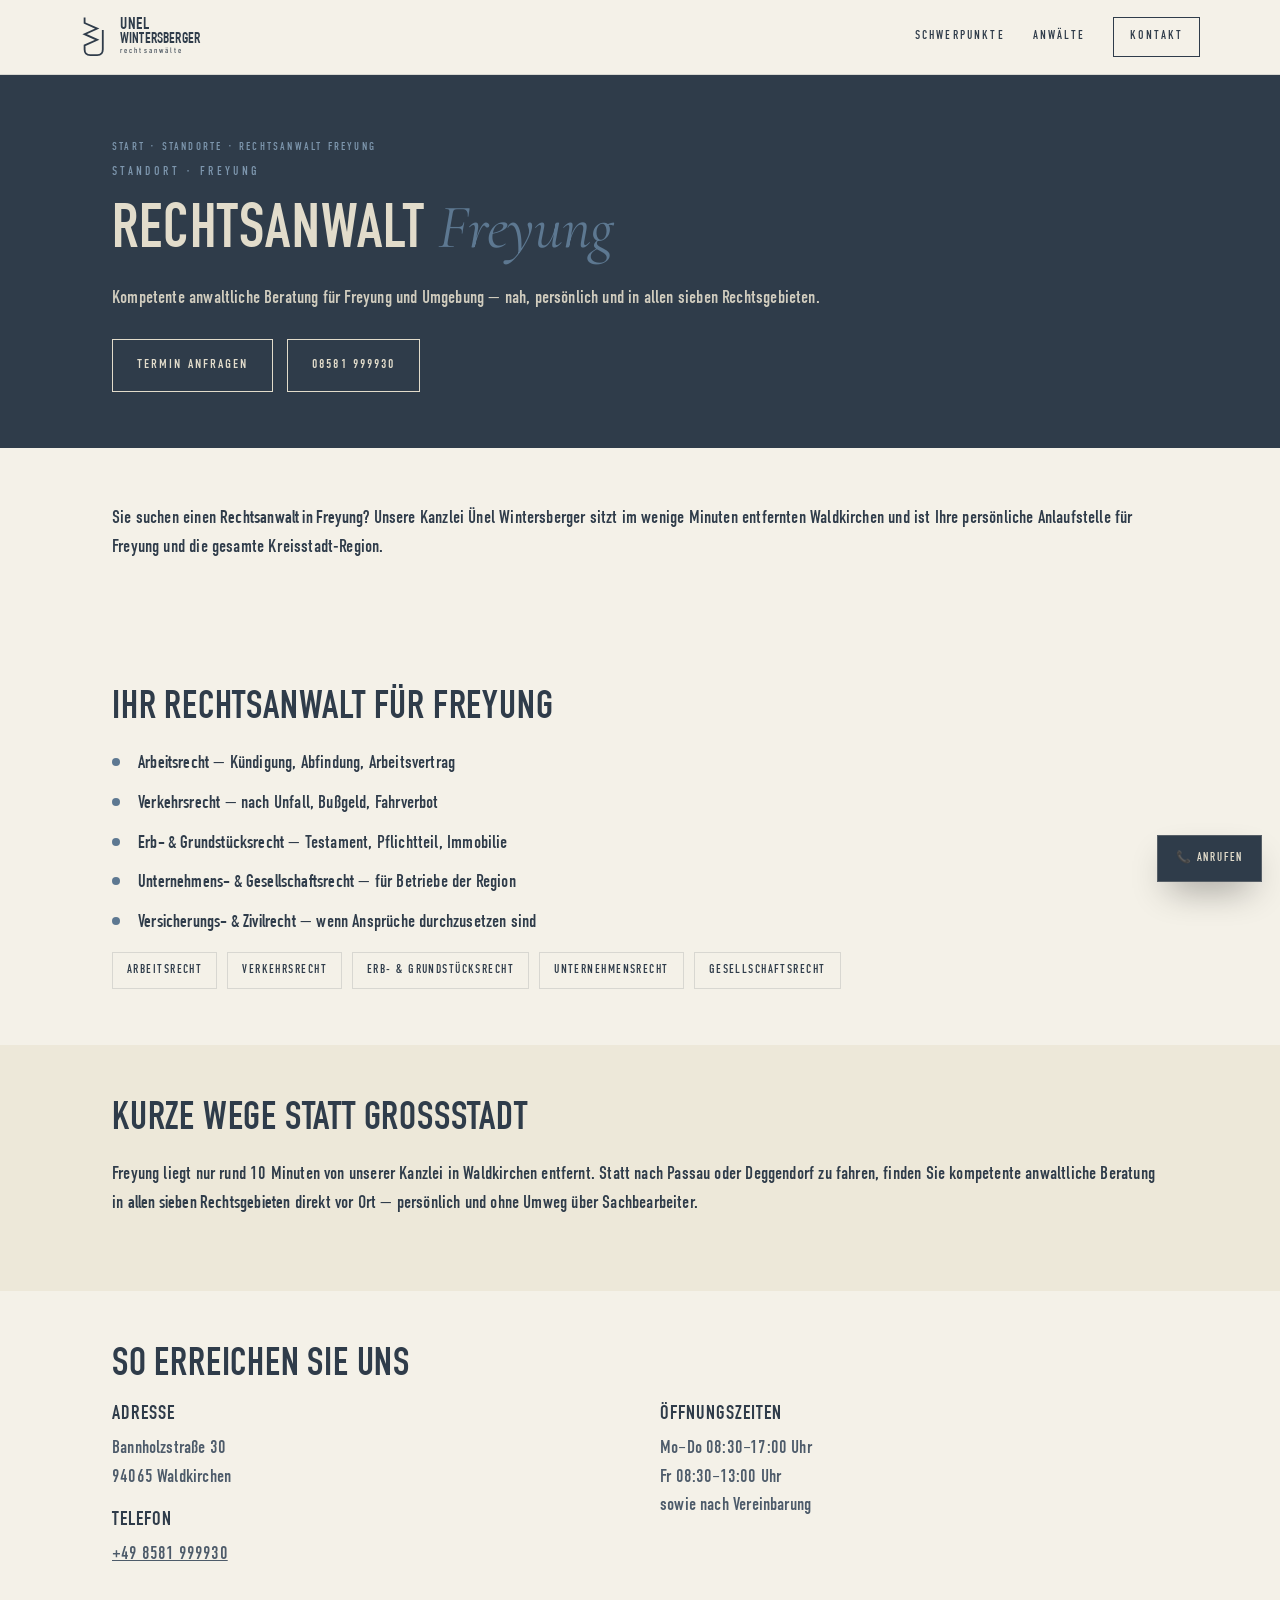
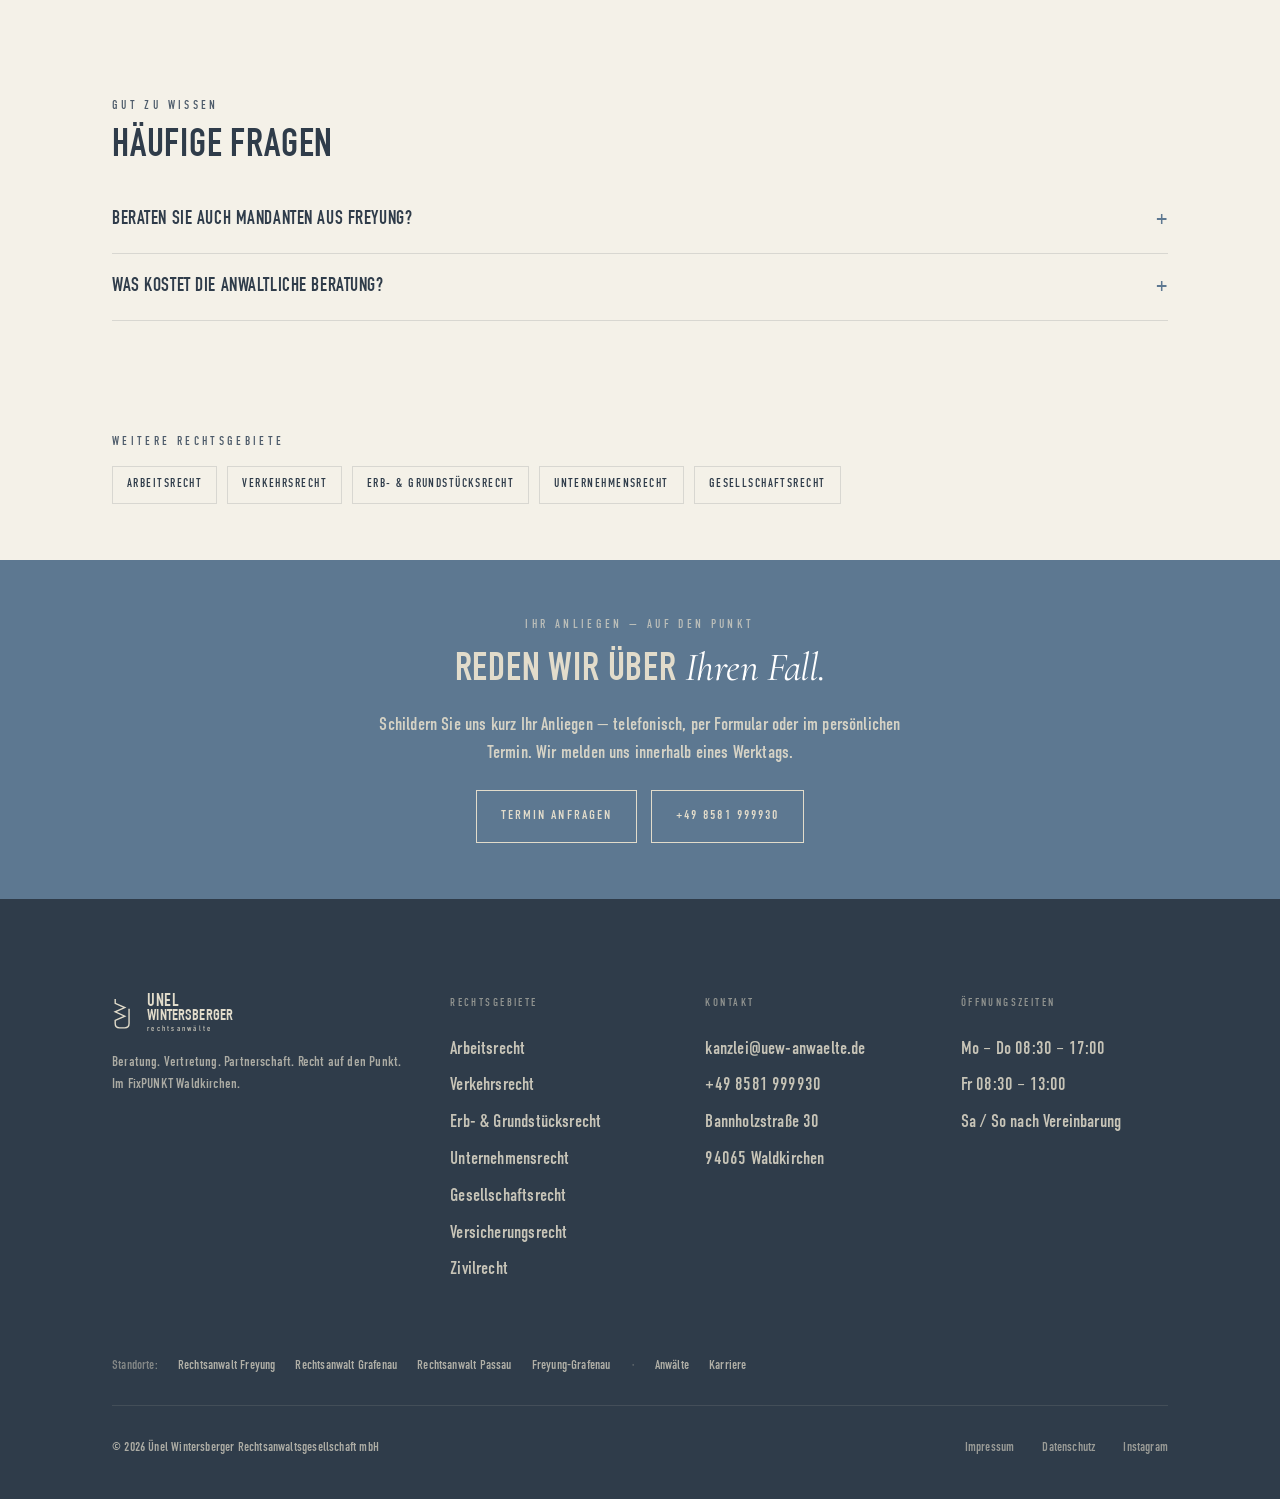
<file: standorte/rechtsanwalt-freyung/index.html>
<!DOCTYPE html>
<html lang="de">
<head>
<meta charset="UTF-8" />
<meta name="viewport" content="width=device-width, initial-scale=1.0" />
<meta name="robots" content="noindex, nofollow" />
  <title>Rechtsanwalt Freyung — Kanzlei Ünel Wintersberger (Waldkirchen)</title>
<meta name="description" content="Rechtsanwalt für Freyung: Arbeits-, Verkehrs-, Erb-, Unternehmens- und Versicherungsrecht. Persönliche Beratung in Waldkirchen, wenige Minuten von Freyung. Termin: 08581 999930." />
<link rel="canonical" href="https://uew-anwaelte.de/standorte/rechtsanwalt-freyung/" />
<meta property="og:type" content="website" />
<meta property="og:locale" content="de_DE" />
<meta property="og:title" content="Rechtsanwalt Freyung — Kanzlei Ünel Wintersberger (Waldkirchen)" />
<meta property="og:description" content="Rechtsanwalt für Freyung: Arbeits-, Verkehrs-, Erb-, Unternehmens- und Versicherungsrecht. Persönliche Beratung in Waldkirchen, wenige Minuten von Freyung. Termin: 08581 999930." />
<meta name="theme-color" content="#2f3c4a" />
<link rel="preconnect" href="https://fonts.googleapis.com" />
<link href="https://fonts.googleapis.com/css2?family=Cormorant+Garamond:ital@1&display=swap" rel="stylesheet" />
<link rel="stylesheet" href="../../assets/site.css" />
<script type="application/ld+json">{"@context":"https://schema.org","@type":"Service","serviceType":"Rechtsanwaltliche Beratung und Vertretung","provider":{"@type":"LegalService","name":"Ünel Wintersberger Rechtsanwaltsgesellschaft mbH","telephone":"+49 8581 999930","email":"kanzlei@uew-anwaelte.de","address":{"@type":"PostalAddress","streetAddress":"Bannholzstraße 30","postalCode":"94065","addressLocality":"Waldkirchen","addressCountry":"DE"},"geo":{"@type":"GeoCoordinates","latitude":48.7324593,"longitude":13.6092605},"url":"https://uew-anwaelte.de"},"areaServed":"Freyung, Waldkirchen, Landkreis Freyung-Grafenau","name":"Rechtsanwalt Freyung — Kanzlei Ünel Wintersberger (Waldkirchen)","description":"Rechtsanwalt für Freyung: Arbeits-, Verkehrs-, Erb-, Unternehmens- und Versicherungsrecht. Persönliche Beratung in Waldkirchen, wenige Minuten von Freyung. Termin: 08581 999930.","url":"https://uew-anwaelte.de/standorte/rechtsanwalt-freyung/"}</script>
<script type="application/ld+json">{"@context":"https://schema.org","@type":"BreadcrumbList","itemListElement":[{"@type":"ListItem","position":1,"name":"Start","item":"https://uew-anwaelte.de/"},{"@type":"ListItem","position":2,"name":"Standorte","item":"https://uew-anwaelte.de/index.html"},{"@type":"ListItem","position":3,"name":"Rechtsanwalt Freyung","item":"https://uew-anwaelte.de/standorte/rechtsanwalt-freyung/"}]}</script>
<script type="application/ld+json">{"@context":"https://schema.org","@type":"FAQPage","mainEntity":[{"@type":"Question","name":"Beraten Sie auch Mandanten aus Freyung?","acceptedAnswer":{"@type":"Answer","text":"Ja. Wir vertreten regelmäßig Mandantinnen und Mandanten aus Freyung und dem gesamten Landkreis Freyung-Grafenau — vor Ort in Waldkirchen sowie per Telefon- und Video-Termin."}},{"@type":"Question","name":"Was kostet die anwaltliche Beratung?","acceptedAnswer":{"@type":"Answer","text":"Die Vergütung richtet sich nach dem Rechtsanwaltsvergütungsgesetz (RVG) oder einer transparenten Honorarvereinbarung. Den Kostenrahmen besprechen wir offen zu Beginn — keine versteckten Kosten. Ob Ihre Rechtsschutzversicherung eintritt, klären wir für Sie vorab."}}]}</script>
</head>
<body>
<header class="hd"><div class="wrap hd-in">
  <a class="brand" href="../../index.html" aria-label="Zur Startseite">
    <svg class="mark" viewBox="0 0 360 600" fill="none" stroke="currentColor" stroke-width="26" aria-hidden="true"><path d="M60 20L60 100L240 180L60 260L240 340L60 420L60 480Q60 560 140 560L240 560Q320 560 320 480L320 200"/></svg>
    <span class="wm" style="font-size:15px"><span class="wm-u">Unel</span><span class="wm-w">Wintersberger</span><span class="wm-r">rechtsanwälte</span></span>
  </a>
  <nav>
    <a href="../../index.html#schwerpunkte">Schwerpunkte</a>
    <a href="../../index.html#team">Anwälte</a>
    <a class="cta" href="../../index.html#kontakt">Kontakt</a>
  </nav>
</div></header>
<div class="hero"><div class="wrap">
  <div class="crumbs"><a href="../../index.html">Start</a> · <a href="../../index.html">Standorte</a> · <span>Rechtsanwalt Freyung</span></div>
  <div class="eyebrow">Standort · Freyung</div>
  <h1>Rechtsanwalt <span class='serif'>Freyung</span></h1>
  <p class="lead">Kompetente anwaltliche Beratung für Freyung und Umgebung — nah, persönlich und in allen sieben Rechtsgebieten.</p>
  <div style="margin-top:26px;display:flex;gap:14px;flex-wrap:wrap">
    <a class="btn light" href="../../index.html#kontakt">Termin anfragen</a>
    <a class="btn light" href="tel:+498581999930">08581 999930</a>
  </div>
</div></div>
<section><div class="wrap"><p class='lead'>Sie suchen einen <strong>Rechtsanwalt in Freyung</strong>? Unsere Kanzlei Ünel Wintersberger sitzt im wenige Minuten entfernten Waldkirchen und ist Ihre persönliche Anlaufstelle für Freyung und die gesamte Kreisstadt-Region.</p></div></section><section><div class="wrap"><h2>Ihr Rechtsanwalt für Freyung</h2><ul class="ticks"><li><strong>Arbeitsrecht</strong> — Kündigung, Abfindung, Arbeitsvertrag</li><li><strong>Verkehrsrecht</strong> — nach Unfall, Bußgeld, Fahrverbot</li><li><strong>Erb- &amp; Grundstücksrecht</strong> — Testament, Pflichtteil, Immobilie</li><li><strong>Unternehmens- &amp; Gesellschaftsrecht</strong> — für Betriebe der Region</li><li><strong>Versicherungs- &amp; Zivilrecht</strong> — wenn Ansprüche durchzusetzen sind</li></ul><div class="related"><a href="../../leistungen/arbeitsrecht/">Arbeitsrecht</a><a href="../../leistungen/verkehrsrecht/">Verkehrsrecht</a><a href="../../leistungen/erbrecht/">Erb- & Grundstücksrecht</a><a href="../../leistungen/unternehmensrecht/">Unternehmensrecht</a><a href="../../leistungen/gesellschaftsrecht/">Gesellschaftsrecht</a></div></div></section><section class="band"><div class="wrap"><h2>Kurze Wege statt Großstadt</h2><p>Freyung liegt nur rund 10 Minuten von unserer Kanzlei in Waldkirchen entfernt. Statt nach Passau oder Deggendorf zu fahren, finden Sie kompetente anwaltliche Beratung in <strong>allen sieben Rechtsgebieten</strong> direkt vor Ort — persönlich und ohne Umweg über Sachbearbeiter.</p></div></section><section><div class="wrap"><h2>So erreichen Sie uns</h2><div class='grid2'><div><h3>Adresse</h3><p class='muted'>Bannholzstraße 30<br>94065 Waldkirchen</p><h3 style='margin-top:20px'>Telefon</h3><p class='muted'><a href='tel:+498581999930' style='text-decoration:underline'>+49 8581 999930</a></p></div><div><h3>Öffnungszeiten</h3><p class='muted'>Mo–Do 08:30–17:00 Uhr<br>Fr 08:30–13:00 Uhr<br>sowie nach Vereinbarung</p></div></div></div></section><section class="faq"><div class="wrap"><div class="eyebrow">Gut zu wissen</div><h2 style="margin-top:12px">Häufige Fragen</h2><details><summary>Beraten Sie auch Mandanten aus Freyung?</summary><div class="a"><p>Ja. Wir vertreten regelmäßig Mandantinnen und Mandanten aus Freyung und dem gesamten Landkreis Freyung-Grafenau — vor Ort in Waldkirchen sowie per Telefon- und Video-Termin.</p></div></details><details><summary>Was kostet die anwaltliche Beratung?</summary><div class="a"><p>Die Vergütung richtet sich nach dem Rechtsanwaltsvergütungsgesetz (RVG) oder einer transparenten Honorarvereinbarung. Den Kostenrahmen besprechen wir offen zu Beginn — keine versteckten Kosten. Ob Ihre Rechtsschutzversicherung eintritt, klären wir für Sie vorab.</p></div></details></div></section><section><div class="wrap"><div class="eyebrow">Weitere Rechtsgebiete</div><div class="related"><a href="../../leistungen/arbeitsrecht/">Arbeitsrecht</a><a href="../../leistungen/verkehrsrecht/">Verkehrsrecht</a><a href="../../leistungen/erbrecht/">Erb- & Grundstücksrecht</a><a href="../../leistungen/unternehmensrecht/">Unternehmensrecht</a><a href="../../leistungen/gesellschaftsrecht/">Gesellschaftsrecht</a></div></div></section><section class="cta-band"><div class="wrap">
  <div class="eyebrow" style="color:rgba(226,220,203,.7)">Ihr Anliegen — auf den Punkt</div>
  <h2 style="margin-top:12px">Reden wir über <span class="serif" style="color:#fff">Ihren Fall.</span></h2>
  <p style="color:var(--cream);opacity:.9;max-width:560px;margin:16px auto 0">Schildern Sie uns kurz Ihr Anliegen — telefonisch, per Formular oder im persönlichen Termin. Wir melden uns innerhalb eines Werktags.</p>
  <div class="btns">
    <a class="btn light" href="../../index.html#kontakt">Termin anfragen</a>
    <a class="btn light" href="tel:+498581999930">+49 8581 999930</a>
  </div>
</div></section>
<footer class="footer"><div class="wrap">
  <div class="footer-grid">
    <div>
      <div style="display:flex;align-items:center;gap:16px;margin-bottom:18px">
        <svg viewBox="0 0 360 600" style="height:32px;width:auto;color:var(--cream)" fill="none" stroke="currentColor" stroke-width="26" aria-hidden="true"><path d="M60 20L60 100L240 180L60 260L240 340L60 420L60 480Q60 560 140 560L240 560Q320 560 320 480L320 200"/></svg>
        <span class="wm" style="font-size:16px"><span class="wm-u">Unel</span><span class="wm-w">Wintersberger</span><span class="wm-r">rechtsanwälte</span></span>
      </div>
      <p style="font-size:14px;line-height:1.6;opacity:.7;max-width:340px">Beratung. Vertretung. Partnerschaft. Recht auf den Punkt. Im FixPUNKT Waldkirchen.</p>
    </div>
    <div>
      <h5>Rechtsgebiete</h5>
      <a href="../../leistungen/arbeitsrecht/">Arbeitsrecht</a>
      <a href="../../leistungen/verkehrsrecht/">Verkehrsrecht</a>
      <a href="../../leistungen/erbrecht/">Erb- &amp; Grundstücksrecht</a>
      <a href="../../leistungen/unternehmensrecht/">Unternehmensrecht</a>
      <a href="../../leistungen/gesellschaftsrecht/">Gesellschaftsrecht</a>
      <a href="../../leistungen/versicherungsrecht/">Versicherungsrecht</a>
      <a href="../../leistungen/zivilrecht/">Zivilrecht</a>
    </div>
    <div>
      <h5>Kontakt</h5>
      <a href="mailto:kanzlei@uew-anwaelte.de">kanzlei@uew-anwaelte.de</a>
      <a href="tel:+498581999930">+49 8581 999930</a>
      <a>Bannholzstraße 30</a>
      <a>94065 Waldkirchen</a>
    </div>
    <div>
      <h5>Öffnungszeiten</h5>
      <a>Mo – Do 08:30 – 17:00</a>
      <a>Fr 08:30 – 13:00</a>
      <a>Sa / So nach Vereinbarung</a>
    </div>
  </div>
  <div style="display:flex;flex-wrap:wrap;align-items:center;gap:8px 20px;padding:0 0 24px;font-size:13px;opacity:.85">
    <span style="opacity:.55">Standorte:</span>
    <a href="../../standorte/rechtsanwalt-freyung/">Rechtsanwalt Freyung</a>
    <a href="../../standorte/rechtsanwalt-grafenau/">Rechtsanwalt Grafenau</a>
    <a href="../../standorte/rechtsanwalt-passau/">Rechtsanwalt Passau</a>
    <a href="../../standorte/freyung-grafenau/">Freyung-Grafenau</a>
    <span style="opacity:.3">·</span>
    <a href="../../index.html#team">Anwälte</a>
    <a href="../../index.html#karriere">Karriere</a>
  </div>
  <div class="footer-base">
    <div>© 2026 Ünel Wintersberger Rechtsanwaltsgesellschaft mbH</div>
    <div style="display:flex;gap:28px">
      <a href="../../index.html#kontakt">Impressum</a>
      <a href="../../index.html#kontakt">Datenschutz</a>
      <a>Instagram</a>
    </div>
  </div>
</div></footer>
<a class="fcall" href="tel:+498581999930" aria-label="Kanzlei anrufen">📞 Anrufen</a>
</body>
</html>
</file>
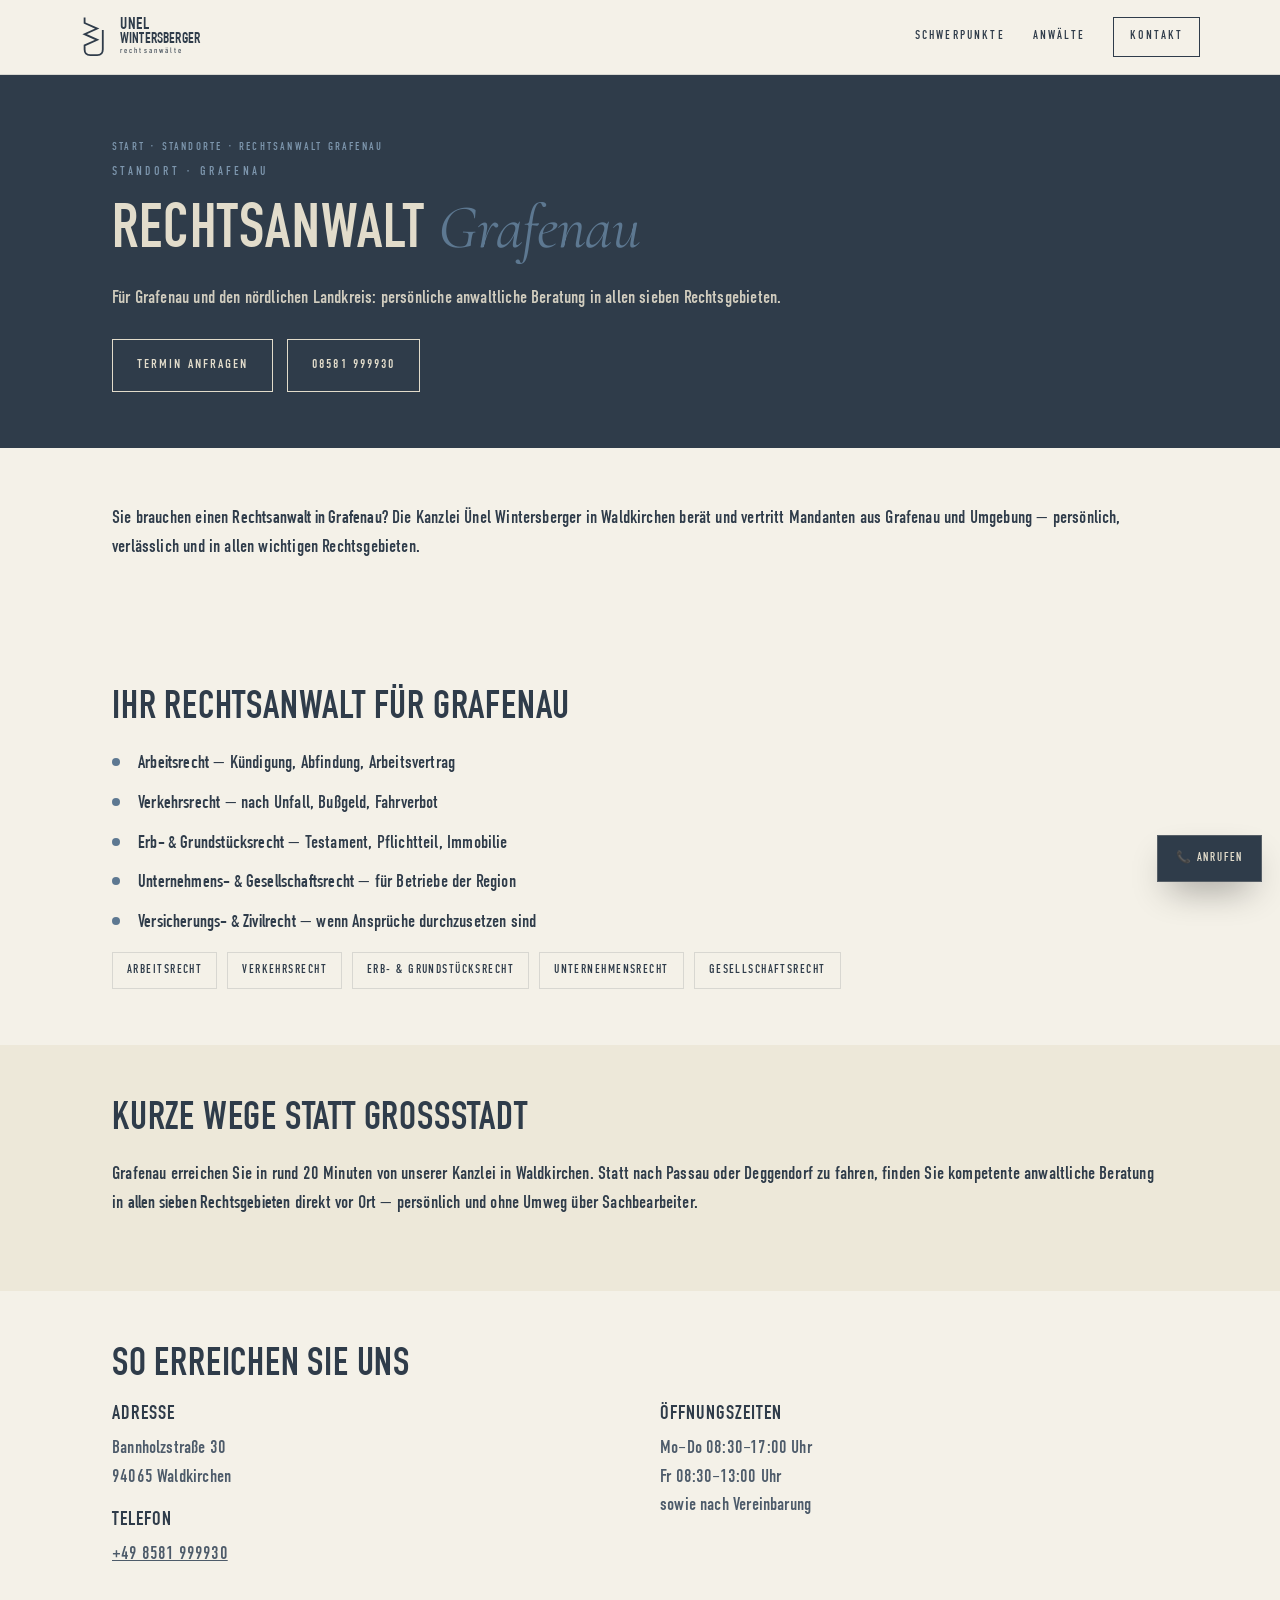
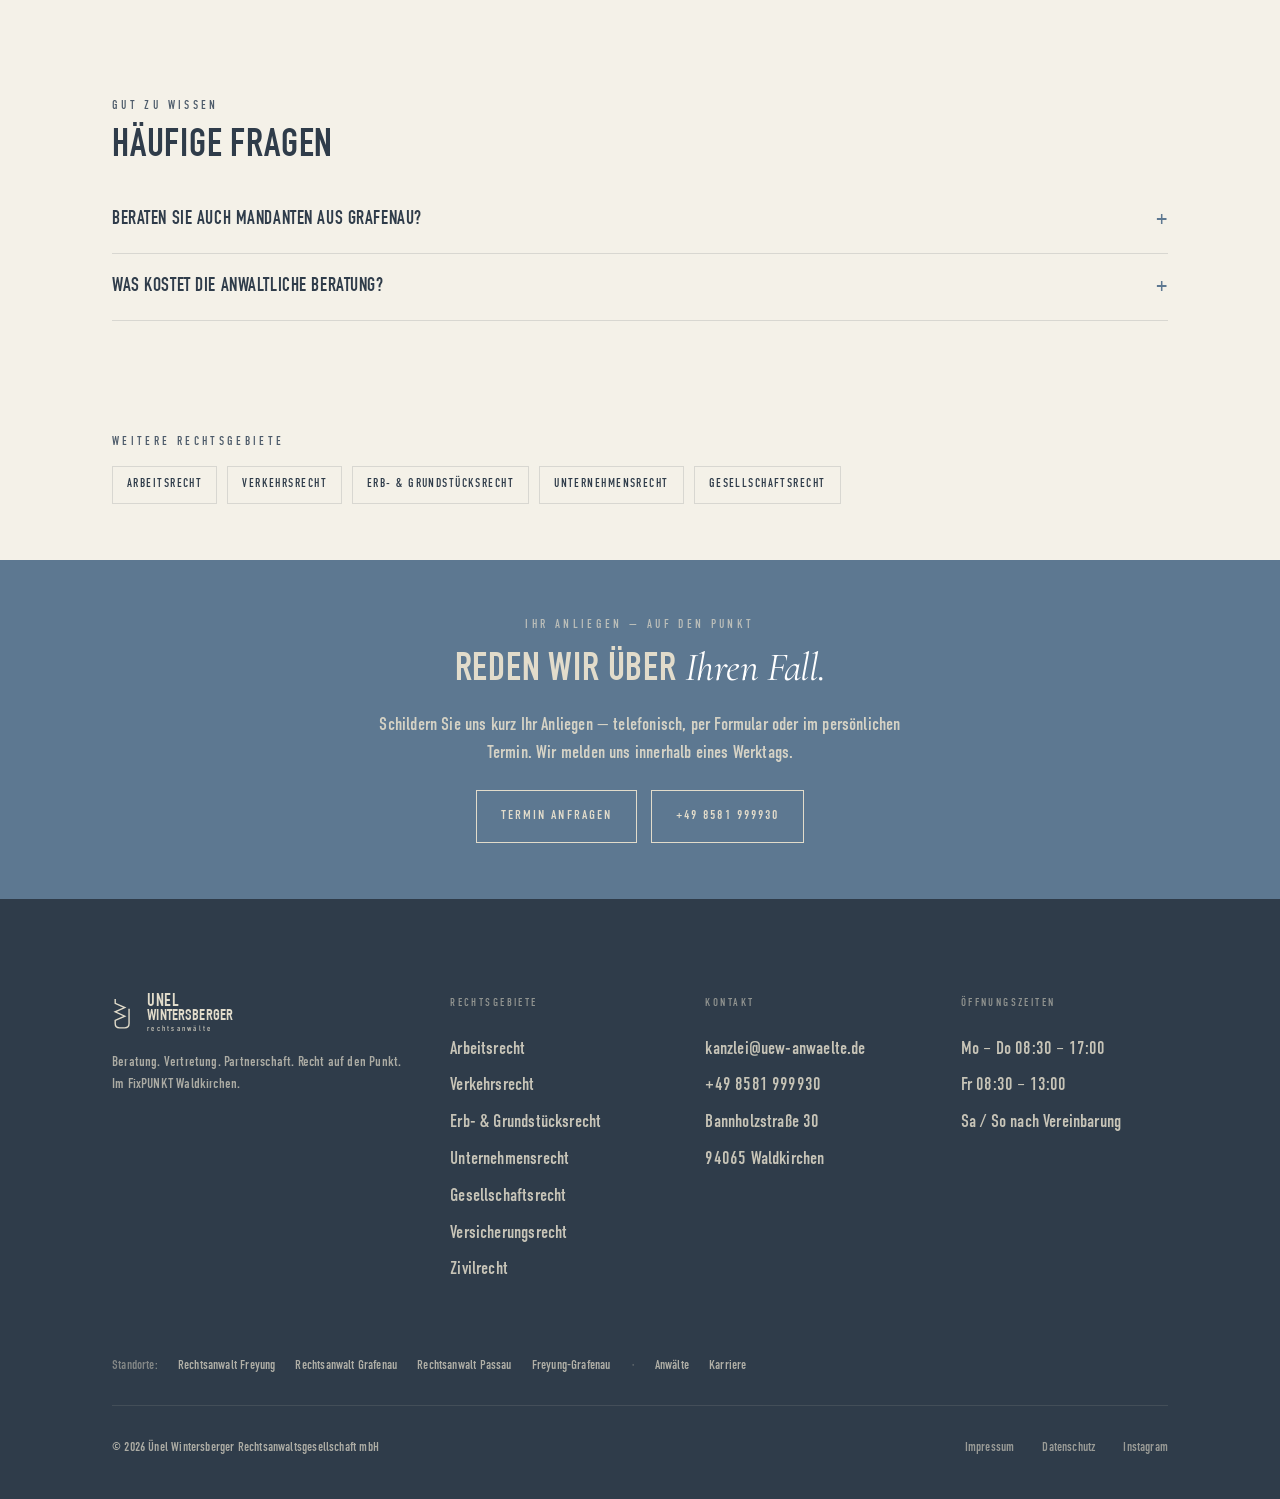
<file: standorte/rechtsanwalt-grafenau/index.html>
<!DOCTYPE html>
<html lang="de">
<head>
<meta charset="UTF-8" />
<meta name="viewport" content="width=device-width, initial-scale=1.0" />
<meta name="robots" content="noindex, nofollow" />
  <title>Rechtsanwalt Grafenau — Kanzlei Ünel Wintersberger (Waldkirchen)</title>
<meta name="description" content="Rechtsanwalt für Grafenau: umfassende Beratung in Arbeits-, Verkehrs-, Erb-, Unternehmens- und Versicherungsrecht. Ortsnah in Waldkirchen. Termin: 08581 999930." />
<link rel="canonical" href="https://uew-anwaelte.de/standorte/rechtsanwalt-grafenau/" />
<meta property="og:type" content="website" />
<meta property="og:locale" content="de_DE" />
<meta property="og:title" content="Rechtsanwalt Grafenau — Kanzlei Ünel Wintersberger (Waldkirchen)" />
<meta property="og:description" content="Rechtsanwalt für Grafenau: umfassende Beratung in Arbeits-, Verkehrs-, Erb-, Unternehmens- und Versicherungsrecht. Ortsnah in Waldkirchen. Termin: 08581 999930." />
<meta name="theme-color" content="#2f3c4a" />
<link rel="preconnect" href="https://fonts.googleapis.com" />
<link href="https://fonts.googleapis.com/css2?family=Cormorant+Garamond:ital@1&display=swap" rel="stylesheet" />
<link rel="stylesheet" href="../../assets/site.css" />
<script type="application/ld+json">{"@context":"https://schema.org","@type":"Service","serviceType":"Rechtsanwaltliche Beratung und Vertretung","provider":{"@type":"LegalService","name":"Ünel Wintersberger Rechtsanwaltsgesellschaft mbH","telephone":"+49 8581 999930","email":"kanzlei@uew-anwaelte.de","address":{"@type":"PostalAddress","streetAddress":"Bannholzstraße 30","postalCode":"94065","addressLocality":"Waldkirchen","addressCountry":"DE"},"geo":{"@type":"GeoCoordinates","latitude":48.7324593,"longitude":13.6092605},"url":"https://uew-anwaelte.de"},"areaServed":"Grafenau, Waldkirchen, Landkreis Freyung-Grafenau","name":"Rechtsanwalt Grafenau — Kanzlei Ünel Wintersberger (Waldkirchen)","description":"Rechtsanwalt für Grafenau: umfassende Beratung in Arbeits-, Verkehrs-, Erb-, Unternehmens- und Versicherungsrecht. Ortsnah in Waldkirchen. Termin: 08581 999930.","url":"https://uew-anwaelte.de/standorte/rechtsanwalt-grafenau/"}</script>
<script type="application/ld+json">{"@context":"https://schema.org","@type":"BreadcrumbList","itemListElement":[{"@type":"ListItem","position":1,"name":"Start","item":"https://uew-anwaelte.de/"},{"@type":"ListItem","position":2,"name":"Standorte","item":"https://uew-anwaelte.de/index.html"},{"@type":"ListItem","position":3,"name":"Rechtsanwalt Grafenau","item":"https://uew-anwaelte.de/standorte/rechtsanwalt-grafenau/"}]}</script>
<script type="application/ld+json">{"@context":"https://schema.org","@type":"FAQPage","mainEntity":[{"@type":"Question","name":"Beraten Sie auch Mandanten aus Grafenau?","acceptedAnswer":{"@type":"Answer","text":"Ja. Wir vertreten regelmäßig Mandantinnen und Mandanten aus Grafenau und dem gesamten Landkreis Freyung-Grafenau — vor Ort in Waldkirchen sowie per Telefon- und Video-Termin."}},{"@type":"Question","name":"Was kostet die anwaltliche Beratung?","acceptedAnswer":{"@type":"Answer","text":"Die Vergütung richtet sich nach dem Rechtsanwaltsvergütungsgesetz (RVG) oder einer transparenten Honorarvereinbarung. Den Kostenrahmen besprechen wir offen zu Beginn — keine versteckten Kosten. Ob Ihre Rechtsschutzversicherung eintritt, klären wir für Sie vorab."}}]}</script>
</head>
<body>
<header class="hd"><div class="wrap hd-in">
  <a class="brand" href="../../index.html" aria-label="Zur Startseite">
    <svg class="mark" viewBox="0 0 360 600" fill="none" stroke="currentColor" stroke-width="26" aria-hidden="true"><path d="M60 20L60 100L240 180L60 260L240 340L60 420L60 480Q60 560 140 560L240 560Q320 560 320 480L320 200"/></svg>
    <span class="wm" style="font-size:15px"><span class="wm-u">Unel</span><span class="wm-w">Wintersberger</span><span class="wm-r">rechtsanwälte</span></span>
  </a>
  <nav>
    <a href="../../index.html#schwerpunkte">Schwerpunkte</a>
    <a href="../../index.html#team">Anwälte</a>
    <a class="cta" href="../../index.html#kontakt">Kontakt</a>
  </nav>
</div></header>
<div class="hero"><div class="wrap">
  <div class="crumbs"><a href="../../index.html">Start</a> · <a href="../../index.html">Standorte</a> · <span>Rechtsanwalt Grafenau</span></div>
  <div class="eyebrow">Standort · Grafenau</div>
  <h1>Rechtsanwalt <span class='serif'>Grafenau</span></h1>
  <p class="lead">Für Grafenau und den nördlichen Landkreis: persönliche anwaltliche Beratung in allen sieben Rechtsgebieten.</p>
  <div style="margin-top:26px;display:flex;gap:14px;flex-wrap:wrap">
    <a class="btn light" href="../../index.html#kontakt">Termin anfragen</a>
    <a class="btn light" href="tel:+498581999930">08581 999930</a>
  </div>
</div></div>
<section><div class="wrap"><p class='lead'>Sie brauchen einen <strong>Rechtsanwalt in Grafenau</strong>? Die Kanzlei Ünel Wintersberger in Waldkirchen berät und vertritt Mandanten aus Grafenau und Umgebung — persönlich, verlässlich und in allen wichtigen Rechtsgebieten.</p></div></section><section><div class="wrap"><h2>Ihr Rechtsanwalt für Grafenau</h2><ul class="ticks"><li><strong>Arbeitsrecht</strong> — Kündigung, Abfindung, Arbeitsvertrag</li><li><strong>Verkehrsrecht</strong> — nach Unfall, Bußgeld, Fahrverbot</li><li><strong>Erb- &amp; Grundstücksrecht</strong> — Testament, Pflichtteil, Immobilie</li><li><strong>Unternehmens- &amp; Gesellschaftsrecht</strong> — für Betriebe der Region</li><li><strong>Versicherungs- &amp; Zivilrecht</strong> — wenn Ansprüche durchzusetzen sind</li></ul><div class="related"><a href="../../leistungen/arbeitsrecht/">Arbeitsrecht</a><a href="../../leistungen/verkehrsrecht/">Verkehrsrecht</a><a href="../../leistungen/erbrecht/">Erb- & Grundstücksrecht</a><a href="../../leistungen/unternehmensrecht/">Unternehmensrecht</a><a href="../../leistungen/gesellschaftsrecht/">Gesellschaftsrecht</a></div></div></section><section class="band"><div class="wrap"><h2>Kurze Wege statt Großstadt</h2><p>Grafenau erreichen Sie in rund 20 Minuten von unserer Kanzlei in Waldkirchen. Statt nach Passau oder Deggendorf zu fahren, finden Sie kompetente anwaltliche Beratung in <strong>allen sieben Rechtsgebieten</strong> direkt vor Ort — persönlich und ohne Umweg über Sachbearbeiter.</p></div></section><section><div class="wrap"><h2>So erreichen Sie uns</h2><div class='grid2'><div><h3>Adresse</h3><p class='muted'>Bannholzstraße 30<br>94065 Waldkirchen</p><h3 style='margin-top:20px'>Telefon</h3><p class='muted'><a href='tel:+498581999930' style='text-decoration:underline'>+49 8581 999930</a></p></div><div><h3>Öffnungszeiten</h3><p class='muted'>Mo–Do 08:30–17:00 Uhr<br>Fr 08:30–13:00 Uhr<br>sowie nach Vereinbarung</p></div></div></div></section><section class="faq"><div class="wrap"><div class="eyebrow">Gut zu wissen</div><h2 style="margin-top:12px">Häufige Fragen</h2><details><summary>Beraten Sie auch Mandanten aus Grafenau?</summary><div class="a"><p>Ja. Wir vertreten regelmäßig Mandantinnen und Mandanten aus Grafenau und dem gesamten Landkreis Freyung-Grafenau — vor Ort in Waldkirchen sowie per Telefon- und Video-Termin.</p></div></details><details><summary>Was kostet die anwaltliche Beratung?</summary><div class="a"><p>Die Vergütung richtet sich nach dem Rechtsanwaltsvergütungsgesetz (RVG) oder einer transparenten Honorarvereinbarung. Den Kostenrahmen besprechen wir offen zu Beginn — keine versteckten Kosten. Ob Ihre Rechtsschutzversicherung eintritt, klären wir für Sie vorab.</p></div></details></div></section><section><div class="wrap"><div class="eyebrow">Weitere Rechtsgebiete</div><div class="related"><a href="../../leistungen/arbeitsrecht/">Arbeitsrecht</a><a href="../../leistungen/verkehrsrecht/">Verkehrsrecht</a><a href="../../leistungen/erbrecht/">Erb- & Grundstücksrecht</a><a href="../../leistungen/unternehmensrecht/">Unternehmensrecht</a><a href="../../leistungen/gesellschaftsrecht/">Gesellschaftsrecht</a></div></div></section><section class="cta-band"><div class="wrap">
  <div class="eyebrow" style="color:rgba(226,220,203,.7)">Ihr Anliegen — auf den Punkt</div>
  <h2 style="margin-top:12px">Reden wir über <span class="serif" style="color:#fff">Ihren Fall.</span></h2>
  <p style="color:var(--cream);opacity:.9;max-width:560px;margin:16px auto 0">Schildern Sie uns kurz Ihr Anliegen — telefonisch, per Formular oder im persönlichen Termin. Wir melden uns innerhalb eines Werktags.</p>
  <div class="btns">
    <a class="btn light" href="../../index.html#kontakt">Termin anfragen</a>
    <a class="btn light" href="tel:+498581999930">+49 8581 999930</a>
  </div>
</div></section>
<footer class="footer"><div class="wrap">
  <div class="footer-grid">
    <div>
      <div style="display:flex;align-items:center;gap:16px;margin-bottom:18px">
        <svg viewBox="0 0 360 600" style="height:32px;width:auto;color:var(--cream)" fill="none" stroke="currentColor" stroke-width="26" aria-hidden="true"><path d="M60 20L60 100L240 180L60 260L240 340L60 420L60 480Q60 560 140 560L240 560Q320 560 320 480L320 200"/></svg>
        <span class="wm" style="font-size:16px"><span class="wm-u">Unel</span><span class="wm-w">Wintersberger</span><span class="wm-r">rechtsanwälte</span></span>
      </div>
      <p style="font-size:14px;line-height:1.6;opacity:.7;max-width:340px">Beratung. Vertretung. Partnerschaft. Recht auf den Punkt. Im FixPUNKT Waldkirchen.</p>
    </div>
    <div>
      <h5>Rechtsgebiete</h5>
      <a href="../../leistungen/arbeitsrecht/">Arbeitsrecht</a>
      <a href="../../leistungen/verkehrsrecht/">Verkehrsrecht</a>
      <a href="../../leistungen/erbrecht/">Erb- &amp; Grundstücksrecht</a>
      <a href="../../leistungen/unternehmensrecht/">Unternehmensrecht</a>
      <a href="../../leistungen/gesellschaftsrecht/">Gesellschaftsrecht</a>
      <a href="../../leistungen/versicherungsrecht/">Versicherungsrecht</a>
      <a href="../../leistungen/zivilrecht/">Zivilrecht</a>
    </div>
    <div>
      <h5>Kontakt</h5>
      <a href="mailto:kanzlei@uew-anwaelte.de">kanzlei@uew-anwaelte.de</a>
      <a href="tel:+498581999930">+49 8581 999930</a>
      <a>Bannholzstraße 30</a>
      <a>94065 Waldkirchen</a>
    </div>
    <div>
      <h5>Öffnungszeiten</h5>
      <a>Mo – Do 08:30 – 17:00</a>
      <a>Fr 08:30 – 13:00</a>
      <a>Sa / So nach Vereinbarung</a>
    </div>
  </div>
  <div style="display:flex;flex-wrap:wrap;align-items:center;gap:8px 20px;padding:0 0 24px;font-size:13px;opacity:.85">
    <span style="opacity:.55">Standorte:</span>
    <a href="../../standorte/rechtsanwalt-freyung/">Rechtsanwalt Freyung</a>
    <a href="../../standorte/rechtsanwalt-grafenau/">Rechtsanwalt Grafenau</a>
    <a href="../../standorte/rechtsanwalt-passau/">Rechtsanwalt Passau</a>
    <a href="../../standorte/freyung-grafenau/">Freyung-Grafenau</a>
    <span style="opacity:.3">·</span>
    <a href="../../index.html#team">Anwälte</a>
    <a href="../../index.html#karriere">Karriere</a>
  </div>
  <div class="footer-base">
    <div>© 2026 Ünel Wintersberger Rechtsanwaltsgesellschaft mbH</div>
    <div style="display:flex;gap:28px">
      <a href="../../index.html#kontakt">Impressum</a>
      <a href="../../index.html#kontakt">Datenschutz</a>
      <a>Instagram</a>
    </div>
  </div>
</div></footer>
<a class="fcall" href="tel:+498581999930" aria-label="Kanzlei anrufen">📞 Anrufen</a>
</body>
</html>
</file>
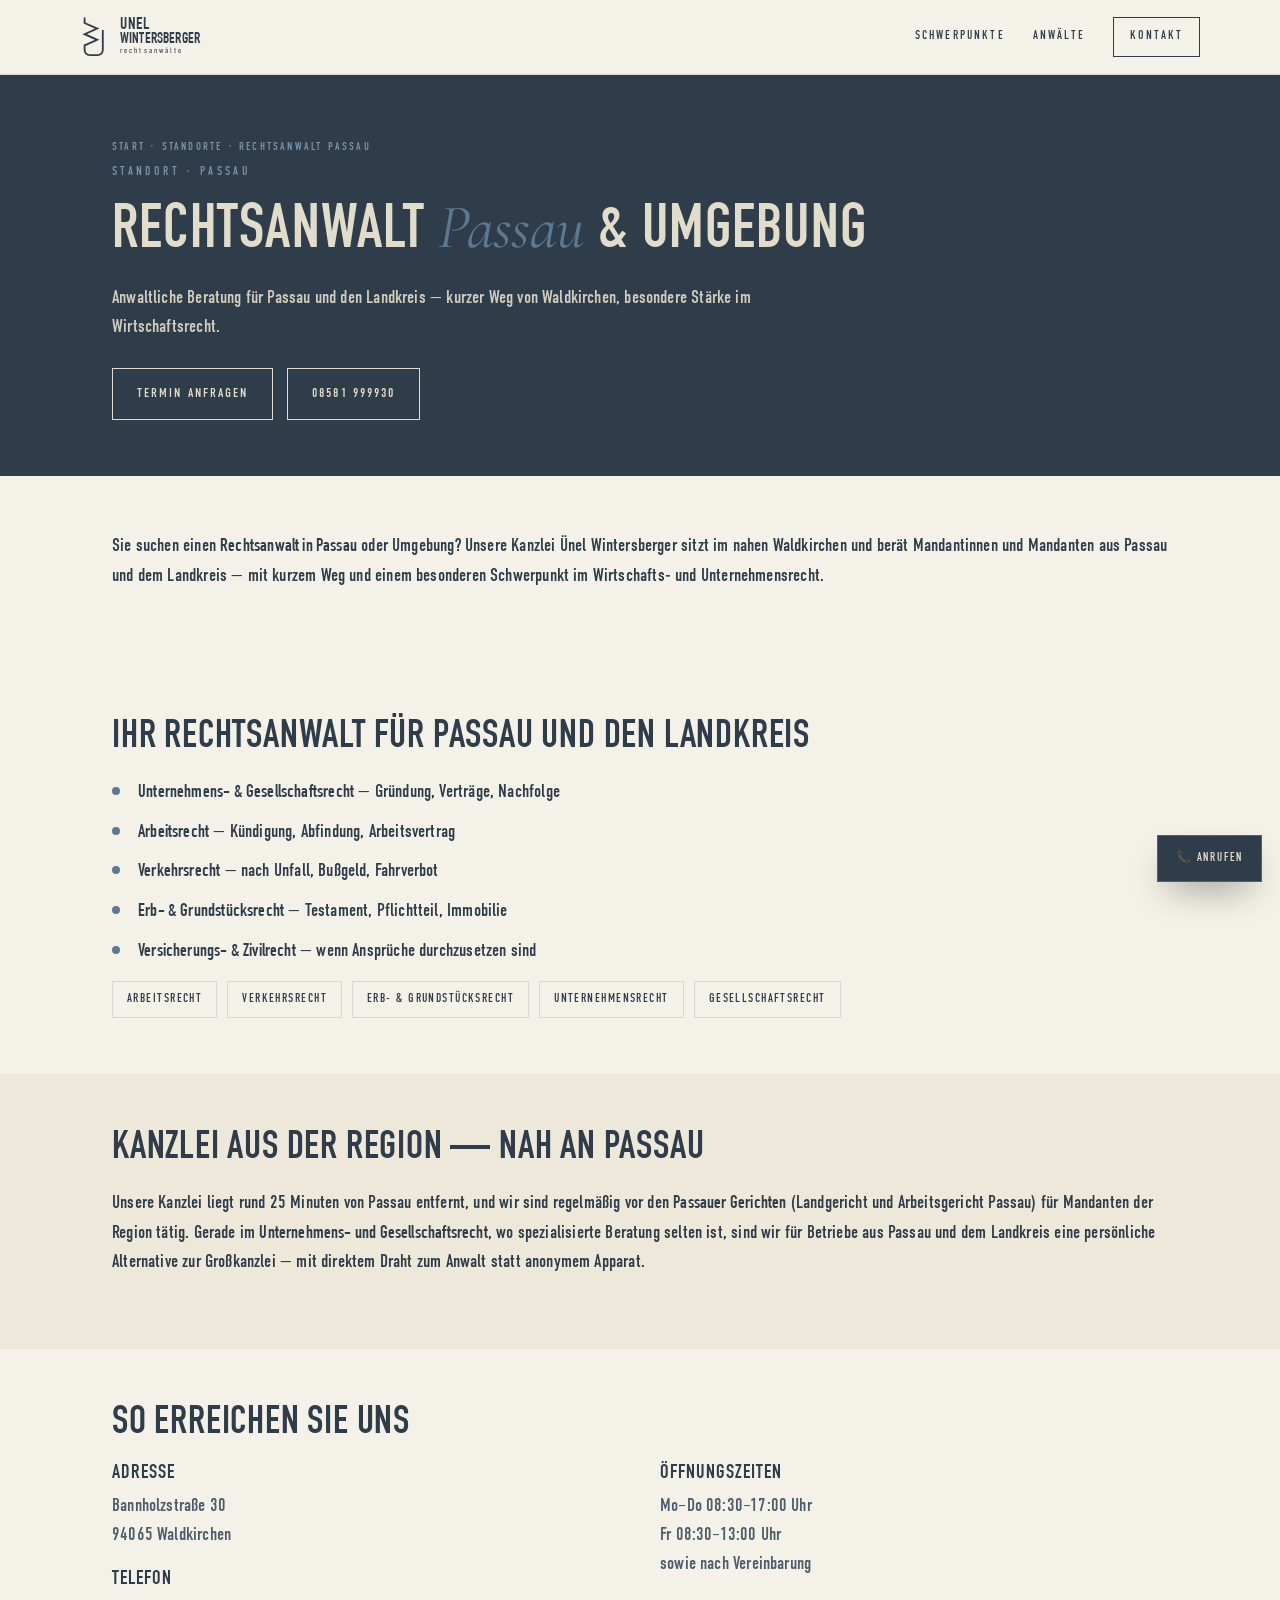
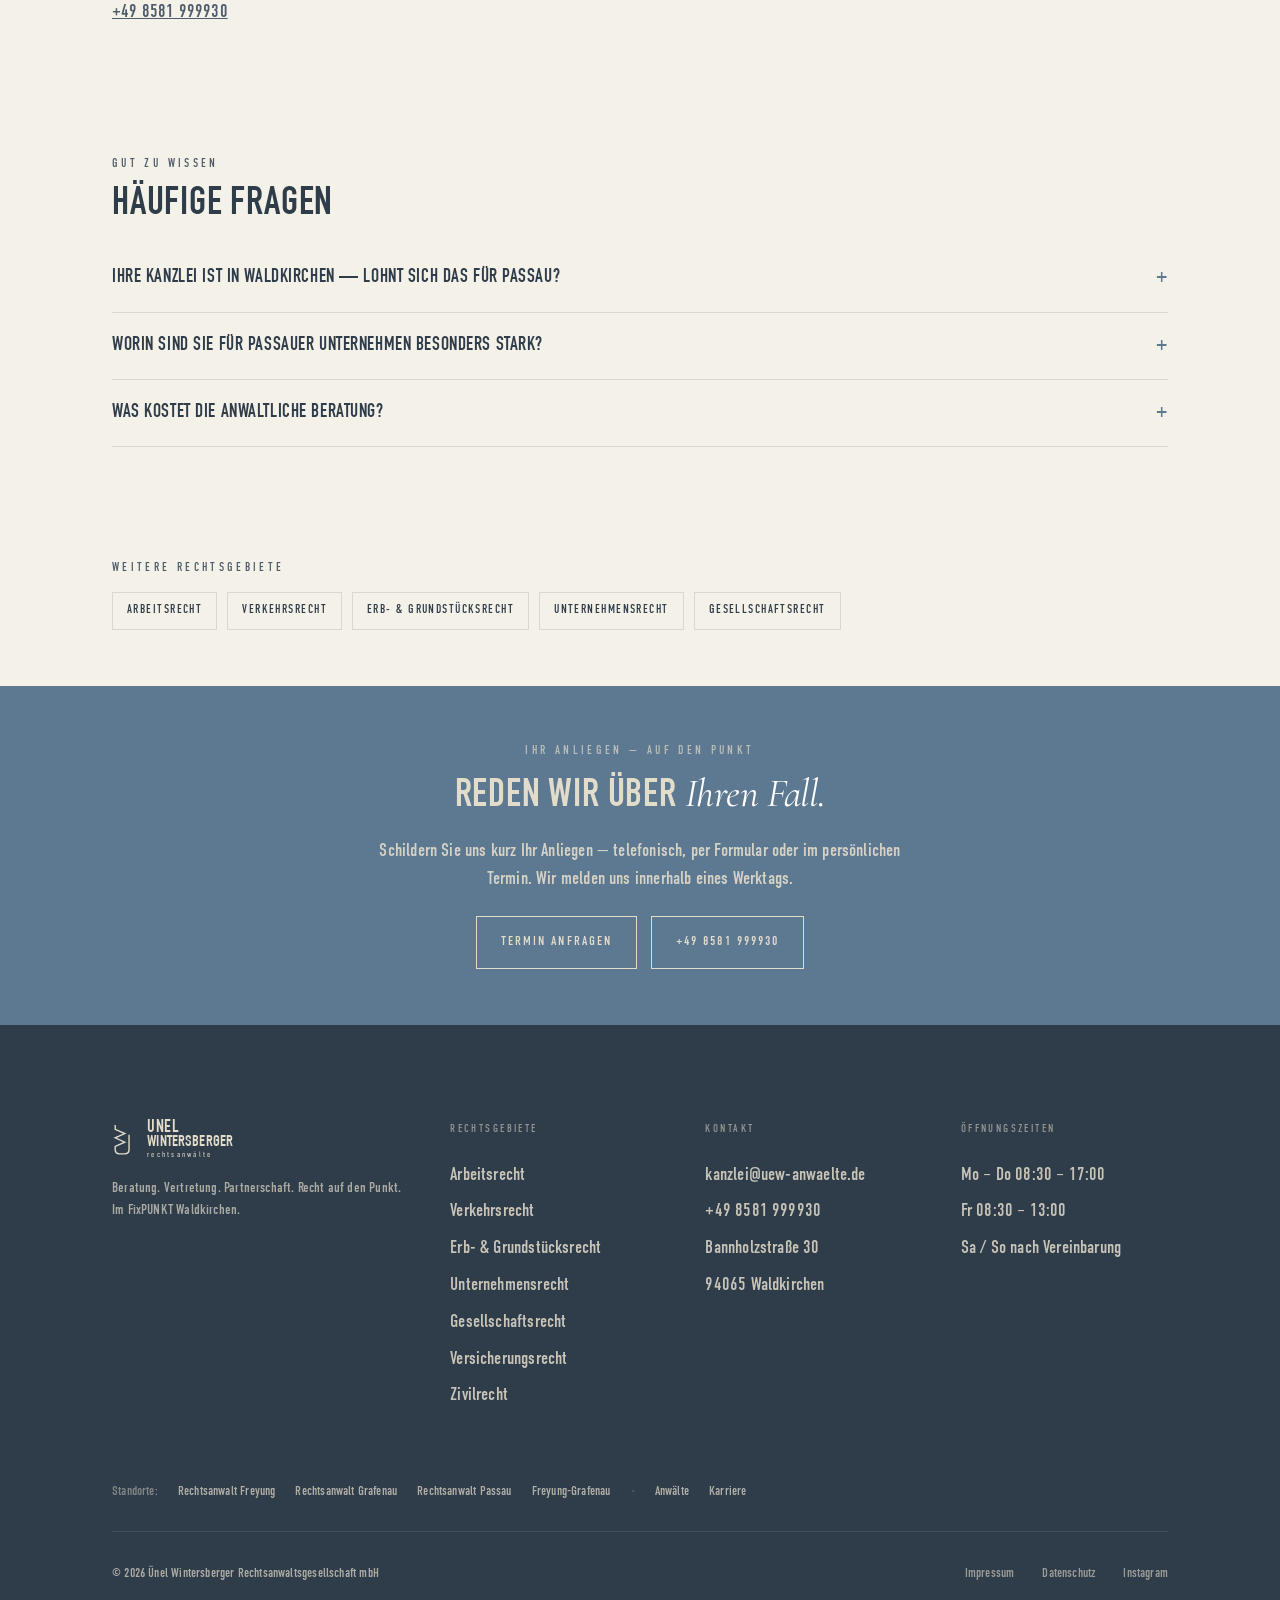
<file: standorte/rechtsanwalt-passau/index.html>
<!DOCTYPE html>
<html lang="de">
<head>
<meta charset="UTF-8" />
<meta name="viewport" content="width=device-width, initial-scale=1.0" />
<meta name="robots" content="noindex, nofollow" />
  <title>Rechtsanwalt Passau &amp; Umgebung — Ünel Wintersberger (Waldkirchen)</title>
<meta name="description" content="Rechtsanwalt für Passau und den Landkreis: Arbeits-, Verkehrs-, Erb- und besonders Unternehmens- &amp; Gesellschaftsrecht. Kanzlei in Waldkirchen, rund 25 Min. von Passau. Termin: 08581 999930." />
<link rel="canonical" href="https://uew-anwaelte.de/standorte/rechtsanwalt-passau/" />
<meta property="og:type" content="website" />
<meta property="og:locale" content="de_DE" />
<meta property="og:title" content="Rechtsanwalt Passau &amp; Umgebung — Ünel Wintersberger (Waldkirchen)" />
<meta property="og:description" content="Rechtsanwalt für Passau und den Landkreis: Arbeits-, Verkehrs-, Erb- und besonders Unternehmens- &amp; Gesellschaftsrecht. Kanzlei in Waldkirchen, rund 25 Min. von Passau. Termin: 08581 999930." />
<meta name="theme-color" content="#2f3c4a" />
<link rel="preconnect" href="https://fonts.googleapis.com" />
<link href="https://fonts.googleapis.com/css2?family=Cormorant+Garamond:ital@1&display=swap" rel="stylesheet" />
<link rel="stylesheet" href="../../assets/site.css" />
<script type="application/ld+json">{"@context":"https://schema.org","@type":"Service","serviceType":"Rechtsanwaltliche Beratung und Vertretung","provider":{"@type":"LegalService","name":"Ünel Wintersberger Rechtsanwaltsgesellschaft mbH","telephone":"+49 8581 999930","email":"kanzlei@uew-anwaelte.de","address":{"@type":"PostalAddress","streetAddress":"Bannholzstraße 30","postalCode":"94065","addressLocality":"Waldkirchen","addressCountry":"DE"},"geo":{"@type":"GeoCoordinates","latitude":48.7324593,"longitude":13.6092605},"url":"https://uew-anwaelte.de"},"areaServed":"Passau, Landkreis Passau, Niederbayern","name":"Rechtsanwalt Passau & Umgebung — Ünel Wintersberger (Waldkirchen)","description":"Rechtsanwalt für Passau und den Landkreis: Arbeits-, Verkehrs-, Erb- und besonders Unternehmens- & Gesellschaftsrecht. Kanzlei in Waldkirchen, rund 25 Min. von Passau. Termin: 08581 999930.","url":"https://uew-anwaelte.de/standorte/rechtsanwalt-passau/"}</script>
<script type="application/ld+json">{"@context":"https://schema.org","@type":"BreadcrumbList","itemListElement":[{"@type":"ListItem","position":1,"name":"Start","item":"https://uew-anwaelte.de/"},{"@type":"ListItem","position":2,"name":"Standorte","item":"https://uew-anwaelte.de/index.html"},{"@type":"ListItem","position":3,"name":"Rechtsanwalt Passau","item":"https://uew-anwaelte.de/standorte/rechtsanwalt-passau/"}]}</script>
<script type="application/ld+json">{"@context":"https://schema.org","@type":"FAQPage","mainEntity":[{"@type":"Question","name":"Ihre Kanzlei ist in Waldkirchen — lohnt sich das für Passau?","acceptedAnswer":{"@type":"Answer","text":"Für viele Anliegen ja. Wir sind in rund 25 Minuten erreichbar, vertreten Sie bei Bedarf direkt vor den Passauer Gerichten und bieten Telefon- sowie Video-Termine. Gerade im Unternehmens-, Gesellschafts- und Arbeitsrecht zählt die fachliche Spezialisierung mehr als die Postleitzahl."}},{"@type":"Question","name":"Worin sind Sie für Passauer Unternehmen besonders stark?","acceptedAnswer":{"@type":"Answer","text":"Im Unternehmens- und Gesellschaftsrecht: Gründung, Verträge, Gesellschafterfragen und Nachfolge. Diese Beratungstiefe bieten in der Region nur wenige Kanzleien — für den wirtschaftsstarken Raum Passau ein Vorteil."}},{"@type":"Question","name":"Was kostet die anwaltliche Beratung?","acceptedAnswer":{"@type":"Answer","text":"Die Vergütung richtet sich nach dem Rechtsanwaltsvergütungsgesetz (RVG) oder einer transparenten Honorarvereinbarung. Den Kostenrahmen besprechen wir offen zu Beginn — keine versteckten Kosten. Ob Ihre Rechtsschutzversicherung eintritt, klären wir für Sie vorab."}}]}</script>
</head>
<body>
<header class="hd"><div class="wrap hd-in">
  <a class="brand" href="../../index.html" aria-label="Zur Startseite">
    <svg class="mark" viewBox="0 0 360 600" fill="none" stroke="currentColor" stroke-width="26" aria-hidden="true"><path d="M60 20L60 100L240 180L60 260L240 340L60 420L60 480Q60 560 140 560L240 560Q320 560 320 480L320 200"/></svg>
    <span class="wm" style="font-size:15px"><span class="wm-u">Unel</span><span class="wm-w">Wintersberger</span><span class="wm-r">rechtsanwälte</span></span>
  </a>
  <nav>
    <a href="../../index.html#schwerpunkte">Schwerpunkte</a>
    <a href="../../index.html#team">Anwälte</a>
    <a class="cta" href="../../index.html#kontakt">Kontakt</a>
  </nav>
</div></header>
<div class="hero"><div class="wrap">
  <div class="crumbs"><a href="../../index.html">Start</a> · <a href="../../index.html">Standorte</a> · <span>Rechtsanwalt Passau</span></div>
  <div class="eyebrow">Standort · Passau</div>
  <h1>Rechtsanwalt <span class='serif'>Passau</span> &amp; Umgebung</h1>
  <p class="lead">Anwaltliche Beratung für Passau und den Landkreis — kurzer Weg von Waldkirchen, besondere Stärke im Wirtschaftsrecht.</p>
  <div style="margin-top:26px;display:flex;gap:14px;flex-wrap:wrap">
    <a class="btn light" href="../../index.html#kontakt">Termin anfragen</a>
    <a class="btn light" href="tel:+498581999930">08581 999930</a>
  </div>
</div></div>
<section><div class="wrap"><p class='lead'>Sie suchen einen <strong>Rechtsanwalt in Passau</strong> oder Umgebung? Unsere Kanzlei Ünel Wintersberger sitzt im nahen Waldkirchen und berät Mandantinnen und Mandanten aus Passau und dem Landkreis — mit kurzem Weg und einem besonderen Schwerpunkt im Wirtschafts- und Unternehmensrecht.</p></div></section><section><div class="wrap"><h2>Ihr Rechtsanwalt für Passau und den Landkreis</h2><ul class="ticks"><li><strong>Unternehmens- &amp; Gesellschaftsrecht</strong> — Gründung, Verträge, Nachfolge</li><li><strong>Arbeitsrecht</strong> — Kündigung, Abfindung, Arbeitsvertrag</li><li><strong>Verkehrsrecht</strong> — nach Unfall, Bußgeld, Fahrverbot</li><li><strong>Erb- &amp; Grundstücksrecht</strong> — Testament, Pflichtteil, Immobilie</li><li><strong>Versicherungs- &amp; Zivilrecht</strong> — wenn Ansprüche durchzusetzen sind</li></ul><div class="related"><a href="../../leistungen/arbeitsrecht/">Arbeitsrecht</a><a href="../../leistungen/verkehrsrecht/">Verkehrsrecht</a><a href="../../leistungen/erbrecht/">Erb- & Grundstücksrecht</a><a href="../../leistungen/unternehmensrecht/">Unternehmensrecht</a><a href="../../leistungen/gesellschaftsrecht/">Gesellschaftsrecht</a></div></div></section><section class="band"><div class="wrap"><h2>Kanzlei aus der Region — nah an Passau</h2><p>Unsere Kanzlei liegt rund 25 Minuten von Passau entfernt, und wir sind regelmäßig vor den <strong>Passauer Gerichten</strong> (Landgericht und Arbeitsgericht Passau) für Mandanten der Region tätig. Gerade im <strong>Unternehmens- und Gesellschaftsrecht</strong>, wo spezialisierte Beratung selten ist, sind wir für Betriebe aus Passau und dem Landkreis eine persönliche Alternative zur Großkanzlei — mit direktem Draht zum Anwalt statt anonymem Apparat.</p></div></section><section><div class="wrap"><h2>So erreichen Sie uns</h2><div class='grid2'><div><h3>Adresse</h3><p class='muted'>Bannholzstraße 30<br>94065 Waldkirchen</p><h3 style='margin-top:20px'>Telefon</h3><p class='muted'><a href='tel:+498581999930' style='text-decoration:underline'>+49 8581 999930</a></p></div><div><h3>Öffnungszeiten</h3><p class='muted'>Mo–Do 08:30–17:00 Uhr<br>Fr 08:30–13:00 Uhr<br>sowie nach Vereinbarung</p></div></div></div></section><section class="faq"><div class="wrap"><div class="eyebrow">Gut zu wissen</div><h2 style="margin-top:12px">Häufige Fragen</h2><details><summary>Ihre Kanzlei ist in Waldkirchen — lohnt sich das für Passau?</summary><div class="a"><p>Für viele Anliegen ja. Wir sind in rund 25 Minuten erreichbar, vertreten Sie bei Bedarf direkt vor den Passauer Gerichten und bieten Telefon- sowie Video-Termine. Gerade im Unternehmens-, Gesellschafts- und Arbeitsrecht zählt die fachliche Spezialisierung mehr als die Postleitzahl.</p></div></details><details><summary>Worin sind Sie für Passauer Unternehmen besonders stark?</summary><div class="a"><p>Im Unternehmens- und Gesellschaftsrecht: Gründung, Verträge, Gesellschafterfragen und Nachfolge. Diese Beratungstiefe bieten in der Region nur wenige Kanzleien — für den wirtschaftsstarken Raum Passau ein Vorteil.</p></div></details><details><summary>Was kostet die anwaltliche Beratung?</summary><div class="a"><p>Die Vergütung richtet sich nach dem Rechtsanwaltsvergütungsgesetz (RVG) oder einer transparenten Honorarvereinbarung. Den Kostenrahmen besprechen wir offen zu Beginn — keine versteckten Kosten. Ob Ihre Rechtsschutzversicherung eintritt, klären wir für Sie vorab.</p></div></details></div></section><section><div class="wrap"><div class="eyebrow">Weitere Rechtsgebiete</div><div class="related"><a href="../../leistungen/arbeitsrecht/">Arbeitsrecht</a><a href="../../leistungen/verkehrsrecht/">Verkehrsrecht</a><a href="../../leistungen/erbrecht/">Erb- & Grundstücksrecht</a><a href="../../leistungen/unternehmensrecht/">Unternehmensrecht</a><a href="../../leistungen/gesellschaftsrecht/">Gesellschaftsrecht</a></div></div></section><section class="cta-band"><div class="wrap">
  <div class="eyebrow" style="color:rgba(226,220,203,.7)">Ihr Anliegen — auf den Punkt</div>
  <h2 style="margin-top:12px">Reden wir über <span class="serif" style="color:#fff">Ihren Fall.</span></h2>
  <p style="color:var(--cream);opacity:.9;max-width:560px;margin:16px auto 0">Schildern Sie uns kurz Ihr Anliegen — telefonisch, per Formular oder im persönlichen Termin. Wir melden uns innerhalb eines Werktags.</p>
  <div class="btns">
    <a class="btn light" href="../../index.html#kontakt">Termin anfragen</a>
    <a class="btn light" href="tel:+498581999930">+49 8581 999930</a>
  </div>
</div></section>
<footer class="footer"><div class="wrap">
  <div class="footer-grid">
    <div>
      <div style="display:flex;align-items:center;gap:16px;margin-bottom:18px">
        <svg viewBox="0 0 360 600" style="height:32px;width:auto;color:var(--cream)" fill="none" stroke="currentColor" stroke-width="26" aria-hidden="true"><path d="M60 20L60 100L240 180L60 260L240 340L60 420L60 480Q60 560 140 560L240 560Q320 560 320 480L320 200"/></svg>
        <span class="wm" style="font-size:16px"><span class="wm-u">Unel</span><span class="wm-w">Wintersberger</span><span class="wm-r">rechtsanwälte</span></span>
      </div>
      <p style="font-size:14px;line-height:1.6;opacity:.7;max-width:340px">Beratung. Vertretung. Partnerschaft. Recht auf den Punkt. Im FixPUNKT Waldkirchen.</p>
    </div>
    <div>
      <h5>Rechtsgebiete</h5>
      <a href="../../leistungen/arbeitsrecht/">Arbeitsrecht</a>
      <a href="../../leistungen/verkehrsrecht/">Verkehrsrecht</a>
      <a href="../../leistungen/erbrecht/">Erb- &amp; Grundstücksrecht</a>
      <a href="../../leistungen/unternehmensrecht/">Unternehmensrecht</a>
      <a href="../../leistungen/gesellschaftsrecht/">Gesellschaftsrecht</a>
      <a href="../../leistungen/versicherungsrecht/">Versicherungsrecht</a>
      <a href="../../leistungen/zivilrecht/">Zivilrecht</a>
    </div>
    <div>
      <h5>Kontakt</h5>
      <a href="mailto:kanzlei@uew-anwaelte.de">kanzlei@uew-anwaelte.de</a>
      <a href="tel:+498581999930">+49 8581 999930</a>
      <a>Bannholzstraße 30</a>
      <a>94065 Waldkirchen</a>
    </div>
    <div>
      <h5>Öffnungszeiten</h5>
      <a>Mo – Do 08:30 – 17:00</a>
      <a>Fr 08:30 – 13:00</a>
      <a>Sa / So nach Vereinbarung</a>
    </div>
  </div>
  <div style="display:flex;flex-wrap:wrap;align-items:center;gap:8px 20px;padding:0 0 24px;font-size:13px;opacity:.85">
    <span style="opacity:.55">Standorte:</span>
    <a href="../../standorte/rechtsanwalt-freyung/">Rechtsanwalt Freyung</a>
    <a href="../../standorte/rechtsanwalt-grafenau/">Rechtsanwalt Grafenau</a>
    <a href="../../standorte/rechtsanwalt-passau/">Rechtsanwalt Passau</a>
    <a href="../../standorte/freyung-grafenau/">Freyung-Grafenau</a>
    <span style="opacity:.3">·</span>
    <a href="../../index.html#team">Anwälte</a>
    <a href="../../index.html#karriere">Karriere</a>
  </div>
  <div class="footer-base">
    <div>© 2026 Ünel Wintersberger Rechtsanwaltsgesellschaft mbH</div>
    <div style="display:flex;gap:28px">
      <a href="../../index.html#kontakt">Impressum</a>
      <a href="../../index.html#kontakt">Datenschutz</a>
      <a>Instagram</a>
    </div>
  </div>
</div></footer>
<a class="fcall" href="tel:+498581999930" aria-label="Kanzlei anrufen">📞 Anrufen</a>
</body>
</html>
</file>
<file: assets/site.css>
:root{
  --navy:#2f3c4a;--navy-2:#253140;--navy-deep:#1c252f;--steel:#5d7891;--steel-soft:#7d96ad;
  --cream:#e2dccb;--paper:#f4f1e8;--paper-alt:#ede8d9;--ink:#2f3c4a;--ink-soft:#4d5b6a;
  --rule:rgba(47,60,74,.14);
  --f-disp:"DIN Condensed","Helvetica Neue",Arial,sans-serif;
  --f-serif:"Cormorant Garamond",Georgia,serif;
}
@font-face{font-family:"DIN Condensed";src:url("./fonts/din-condensed-light.ttf") format("truetype");font-weight:300;font-display:swap}
@font-face{font-family:"DIN Condensed";src:url("./fonts/din-condensed-regular.ttf") format("truetype");font-weight:400 500;font-display:swap}
@font-face{font-family:"DIN Condensed";src:url("./fonts/din-condensed-bold.ttf") format("truetype");font-weight:600 700;font-display:swap}
*{box-sizing:border-box}html{scroll-behavior:smooth}
body{margin:0;font-family:var(--f-disp);font-weight:400;font-size:18px;line-height:1.6;letter-spacing:.01em;
  color:var(--ink);background:var(--paper);-webkit-font-smoothing:antialiased}
a{color:inherit;text-decoration:none}
img{max-width:100%;display:block}
.wrap{max-width:1120px;margin:0 auto;padding:0 32px}
h1,h2,h3{font-family:var(--f-disp);text-transform:uppercase;font-weight:700;margin:0;line-height:1.02;letter-spacing:.02em}
h1{font-size:clamp(36px,5vw,62px)}
h2{font-size:clamp(26px,3.2vw,40px);margin-bottom:18px}
h3{font-size:20px;letter-spacing:.05em;margin-bottom:8px}
p{margin:0 0 16px}
.serif{font-family:var(--f-serif);font-style:italic;text-transform:none;font-weight:400;letter-spacing:-.01em;color:var(--steel)}
.eyebrow{font-family:var(--f-disp);text-transform:uppercase;letter-spacing:.28em;font-size:12px;font-weight:400;color:var(--ink-soft)}
.lead{font-size:clamp(18px,1.4vw,21px);color:var(--ink)}
.muted{color:var(--ink-soft)}
/* header */
.hd{position:sticky;top:0;z-index:50;background:var(--paper);border-bottom:1px solid var(--rule)}
.hd-in{display:flex;align-items:center;justify-content:space-between;padding:16px 0}
.brand{display:flex;align-items:center;gap:14px}
.brand .mark{width:26px;height:42px;color:var(--navy);flex-shrink:0}
.wm{font-family:var(--f-disp);line-height:.86;display:inline-block;text-align:left}
.wm>span{display:block}
.wm-u{font-weight:700;text-transform:uppercase;letter-spacing:.03em;font-size:1.14em;text-align:left}
.wm-w{font-weight:700;text-transform:uppercase;letter-spacing:.01em;font-size:1em}
.wm-r{font-weight:300;text-transform:lowercase;letter-spacing:.28em;font-size:.5em;margin-top:.16em}
.hd nav{display:flex;align-items:center;gap:28px}
.hd nav a{font-family:var(--f-disp);text-transform:uppercase;letter-spacing:.18em;font-size:12px}
.hd nav a:hover{color:var(--steel)}
.hd .cta{border:1px solid var(--navy);padding:9px 16px}
.hd .cta:hover{background:var(--navy);color:var(--cream)}
/* hero */
.hero{background:var(--navy);color:var(--cream);padding:64px 0 56px}
.hero .eyebrow{color:var(--steel-soft)}
.hero h1{margin:14px 0 18px}
.hero .lead{color:var(--cream);opacity:.9;max-width:720px}
.crumbs{font-family:var(--f-disp);text-transform:uppercase;letter-spacing:.2em;font-size:11px;color:var(--steel-soft);margin-bottom:6px}
.crumbs a:hover{color:var(--cream)}
/* buttons */
.btn{display:inline-flex;align-items:center;gap:10px;font-family:var(--f-disp);text-transform:uppercase;
  letter-spacing:.16em;font-size:13px;padding:15px 24px;border:1px solid var(--navy);color:var(--navy);background:transparent;transition:.2s}
.btn:hover{background:var(--navy);color:var(--cream)}
.btn.primary{background:var(--navy);color:var(--cream)}
.btn.primary:hover{background:transparent;color:var(--navy)}
.btn.light{border-color:var(--cream);color:var(--cream)}
.btn.light:hover{background:var(--cream);color:var(--navy)}
/* sections */
section{padding:56px 0}
.grid2{display:grid;grid-template-columns:1fr 1fr;gap:40px}
.card{border-top:1px solid var(--rule);padding-top:20px}
ul.ticks{list-style:none;padding:0;margin:0 0 8px}
ul.ticks li{position:relative;padding-left:26px;margin-bottom:10px}
ul.ticks li::before{content:"";position:absolute;left:0;top:.5em;width:8px;height:8px;border-radius:50%;background:var(--steel)}
.steps{display:grid;grid-template-columns:repeat(3,1fr);gap:24px}
.step .n{font-family:var(--f-disp);font-weight:700;font-size:34px;color:var(--steel);opacity:.5;line-height:1}
.band{background:var(--paper-alt)}
.faq details{border-bottom:1px solid var(--rule);padding:18px 0}
.faq summary{cursor:pointer;list-style:none;font-family:var(--f-disp);text-transform:uppercase;font-weight:700;
  letter-spacing:.03em;font-size:19px;display:flex;justify-content:space-between;gap:16px}
.faq summary::-webkit-details-marker{display:none}
.faq summary::after{content:"+";color:var(--steel)}
.faq details[open] summary::after{content:"–"}
.faq .a{padding-top:12px;color:var(--ink-soft)}
.cta-band{background:var(--steel);color:var(--cream);text-align:center}
.cta-band h2{color:var(--cream)}
.cta-band .btns{display:flex;gap:14px;justify-content:center;flex-wrap:wrap;margin-top:22px}
.related{display:flex;flex-wrap:wrap;gap:10px;margin-top:14px}
.related a{border:1px solid var(--rule);padding:8px 14px;font-family:var(--f-disp);text-transform:uppercase;
  letter-spacing:.12em;font-size:12px}
.related a:hover{border-color:var(--steel);color:var(--steel)}
/* footer (identisch zum Startseiten-Footer) */
.footer{background:var(--navy);color:var(--cream);padding:96px 0 36px}
.footer-grid{display:grid;grid-template-columns:1.4fr 1fr 1fr 1fr;gap:48px;margin-bottom:64px}
.footer h5{font-family:var(--f-disp);text-transform:uppercase;letter-spacing:.22em;font-size:11px;font-weight:500;margin:0 0 18px;color:rgba(226,220,203,.55)}
.footer a{display:block;padding:4px 0;opacity:.85}.footer a:hover{opacity:1}
.footer-base{display:flex;justify-content:space-between;align-items:center;border-top:1px solid rgba(226,220,203,.16);padding-top:28px;font-size:13px;opacity:.7}
/* floating call */
.fcall{position:fixed;right:18px;bottom:18px;z-index:80;background:var(--navy);color:var(--cream);
  display:inline-flex;align-items:center;gap:9px;padding:13px 18px;border:1px solid rgba(226,220,203,.22);
  box-shadow:0 16px 36px -12px rgba(0,0,0,.45);font-family:var(--f-disp);text-transform:uppercase;letter-spacing:.16em;font-size:12px;font-weight:700}
.fcall:hover{background:var(--navy-deep)}
a:focus-visible,button:focus-visible,summary:focus-visible{outline:2px solid var(--steel);outline-offset:3px}
@media(max-width:820px){
  .hd nav a:not(.cta){display:none}
  .grid2,.steps,.footer-grid{grid-template-columns:1fr;gap:24px}
  section{padding:44px 0}
  .wrap{padding:0 20px}
  .footer{padding:56px 0 28px}
  .footer-base{flex-direction:column;gap:12px;align-items:flex-start}
}
@media(prefers-reduced-motion:reduce){html{scroll-behavior:auto}}
</file>
